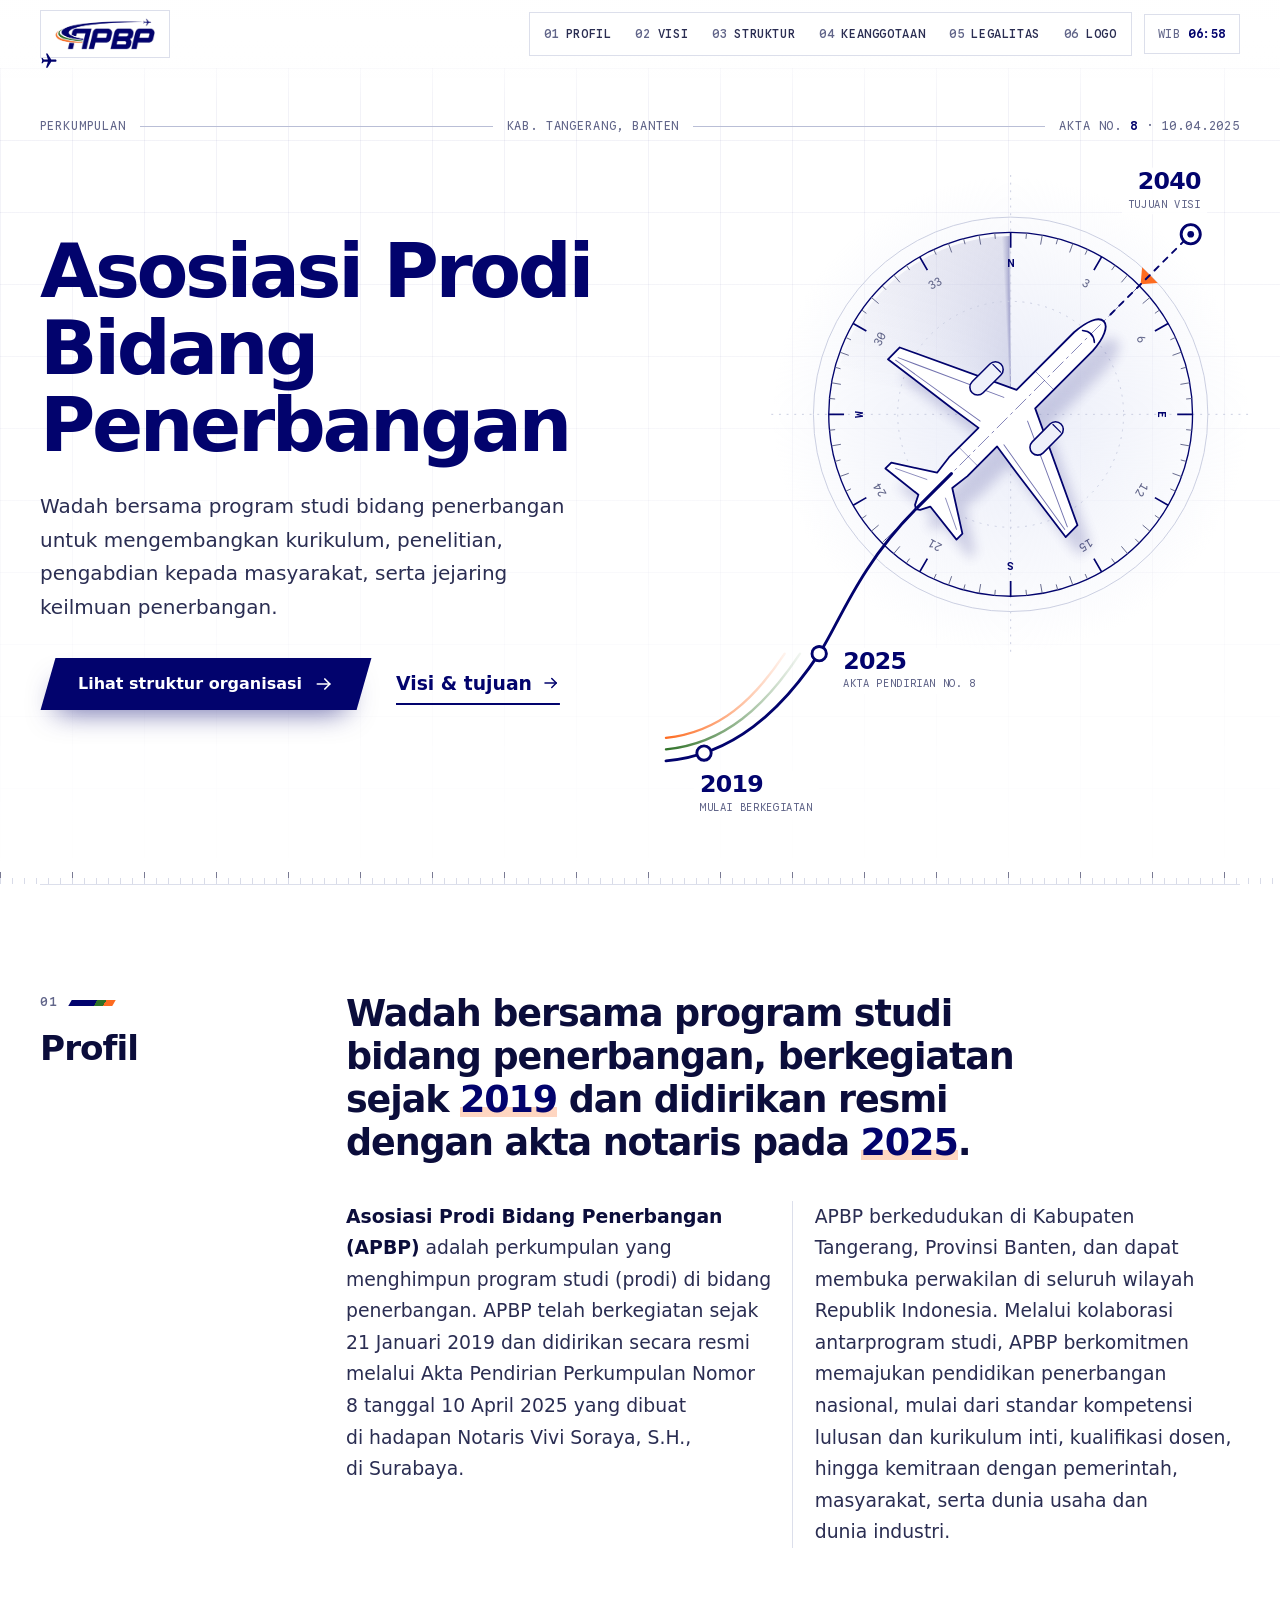
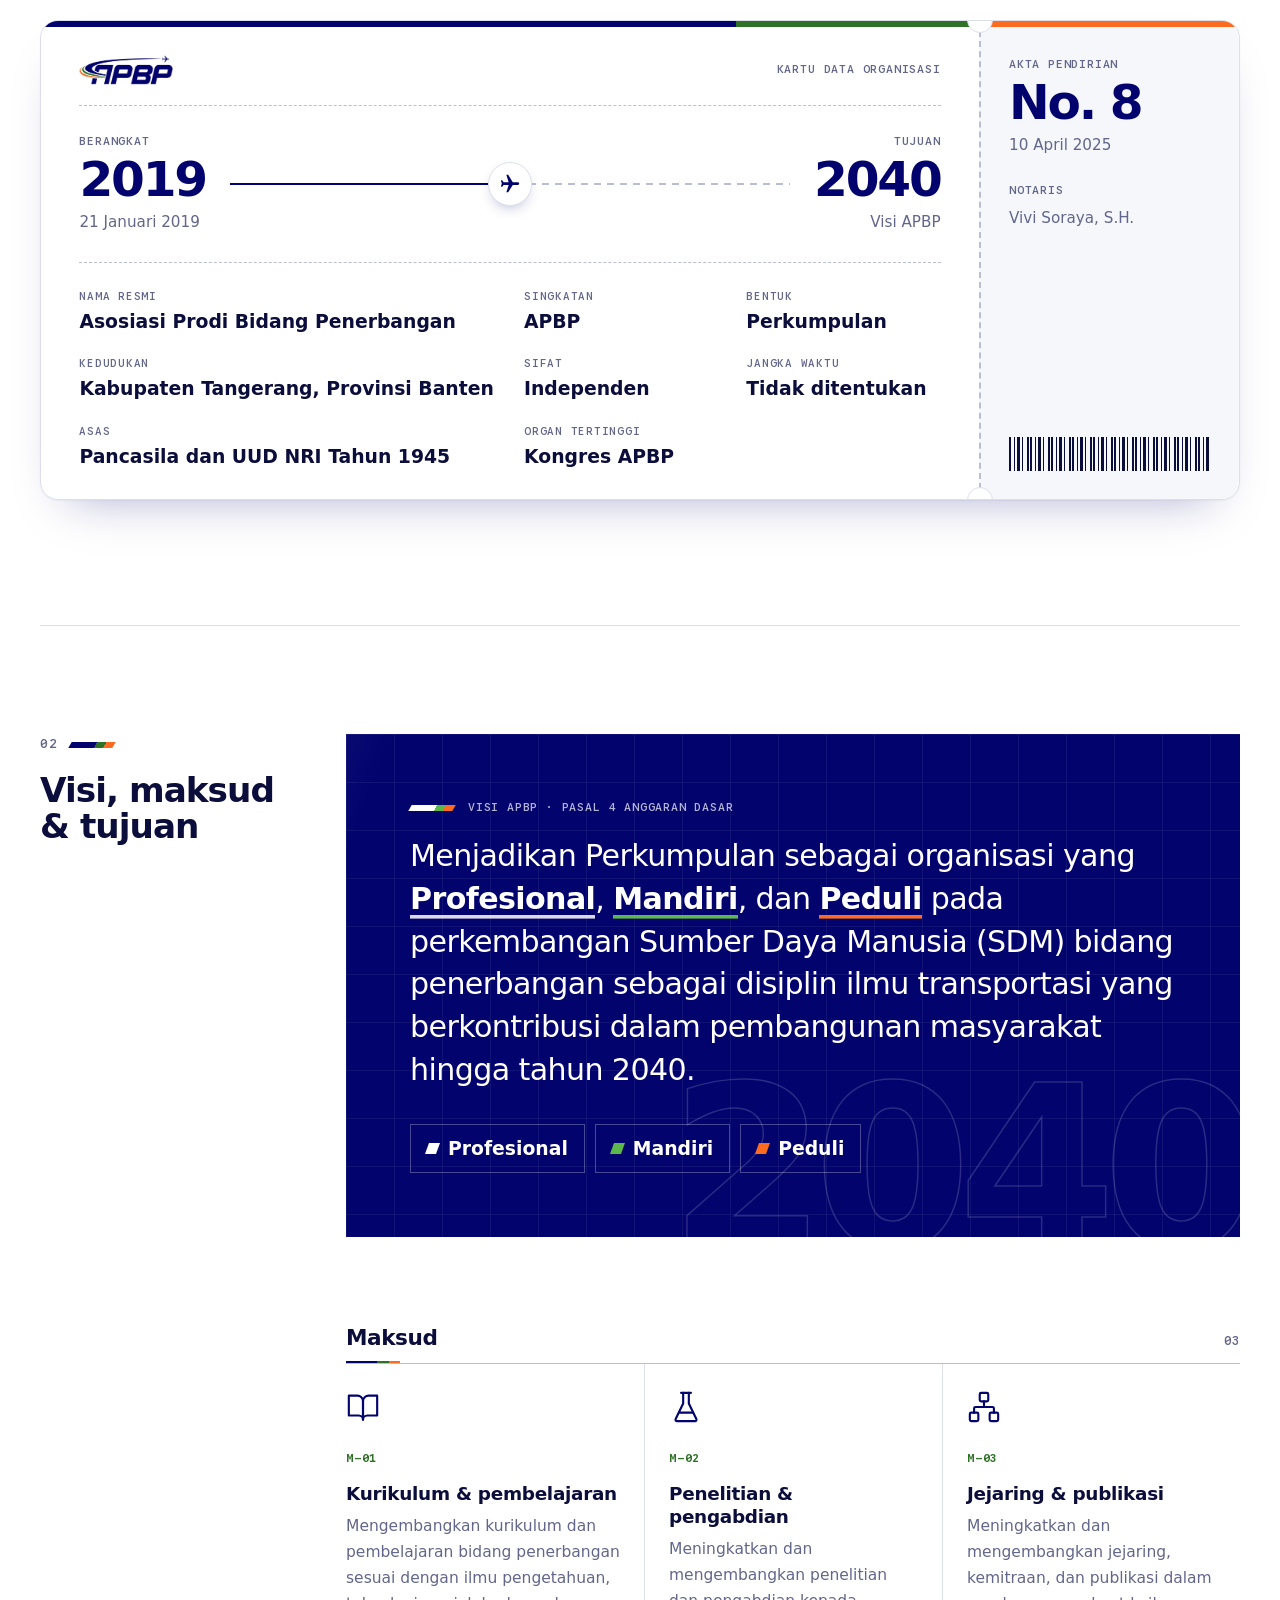
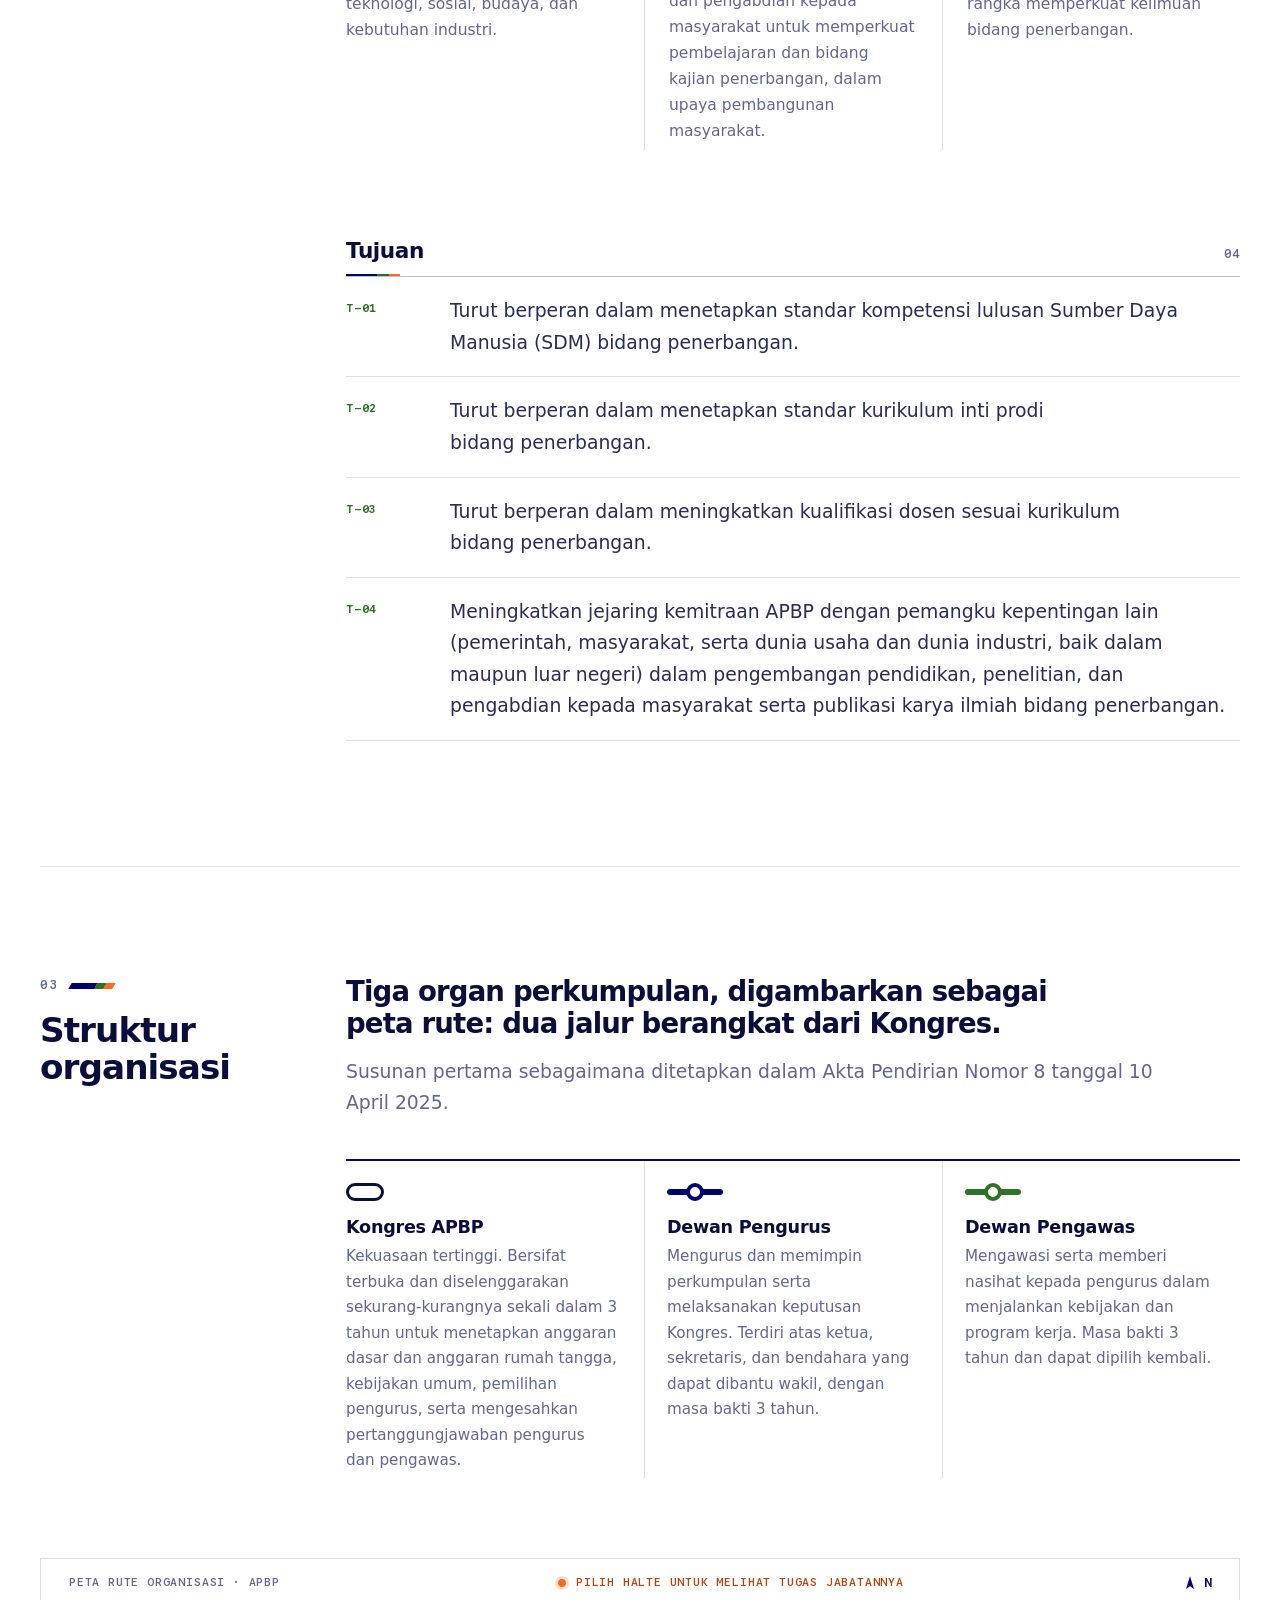
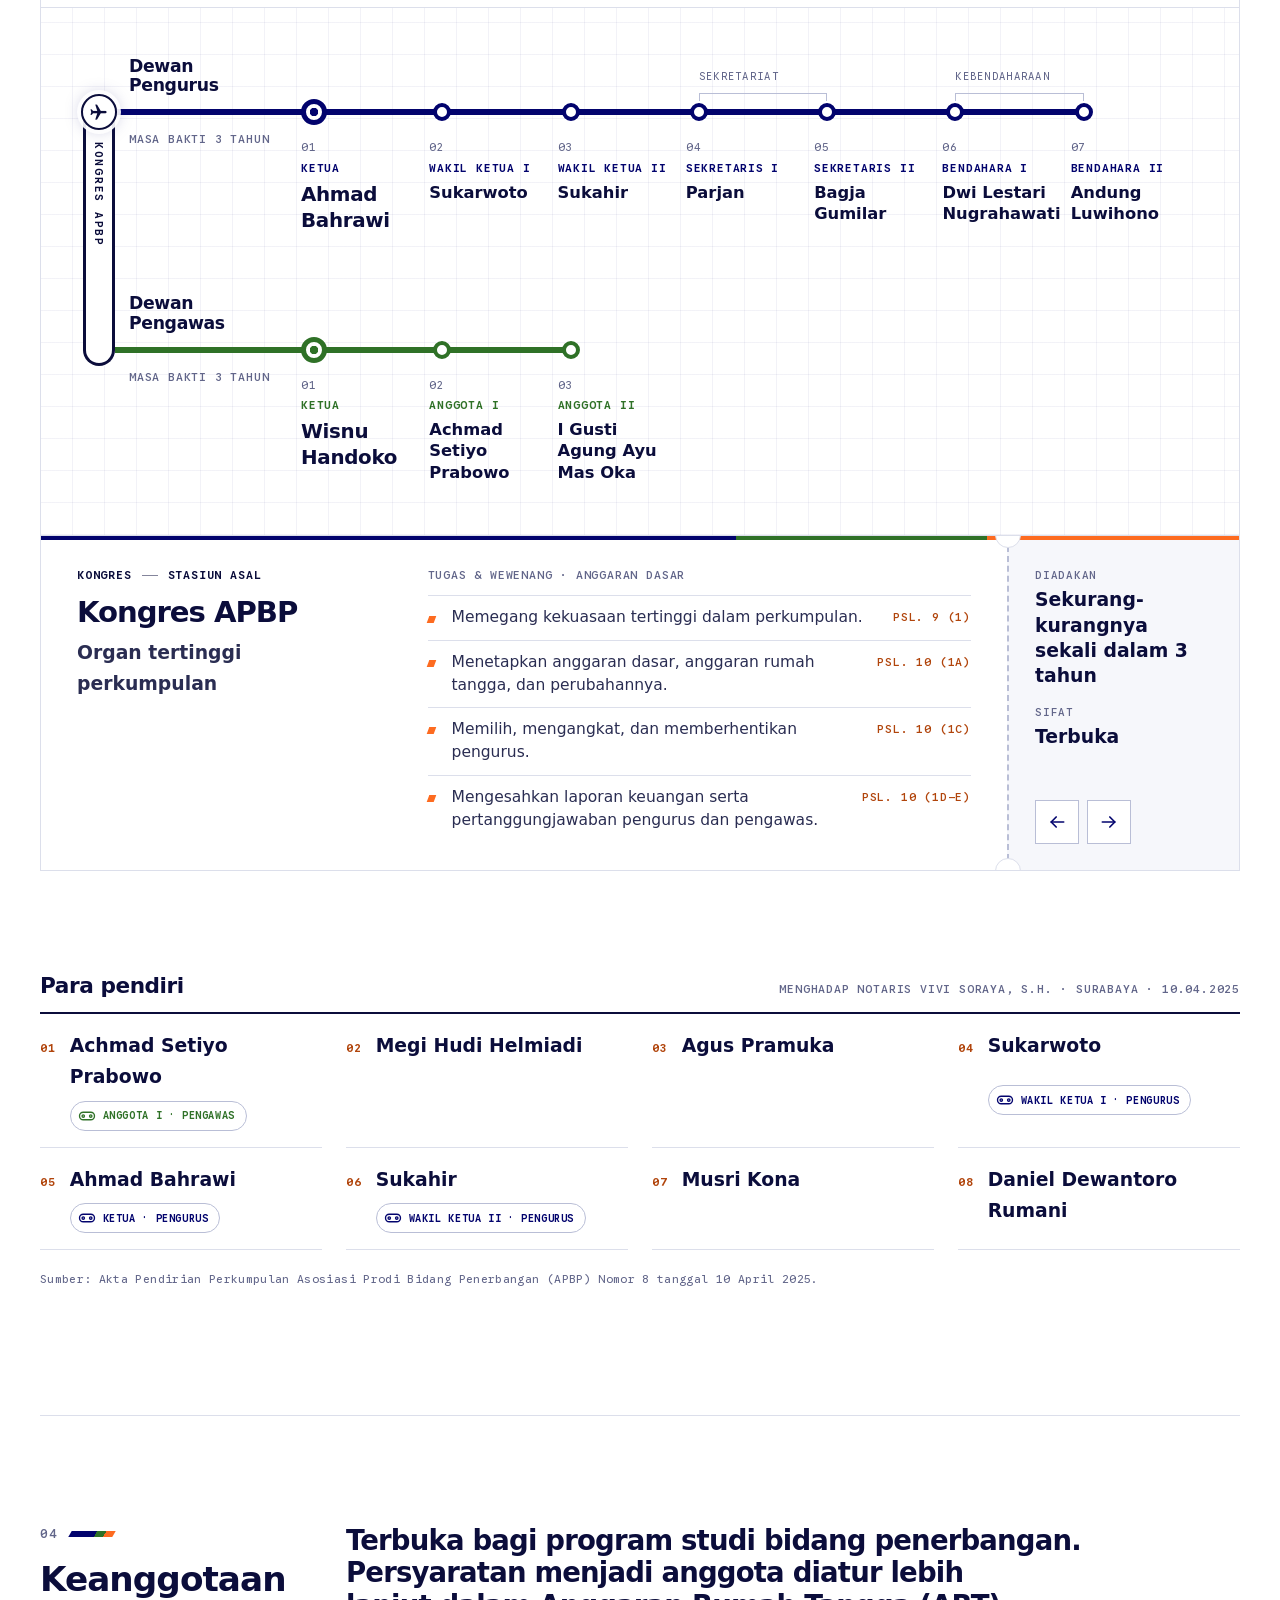
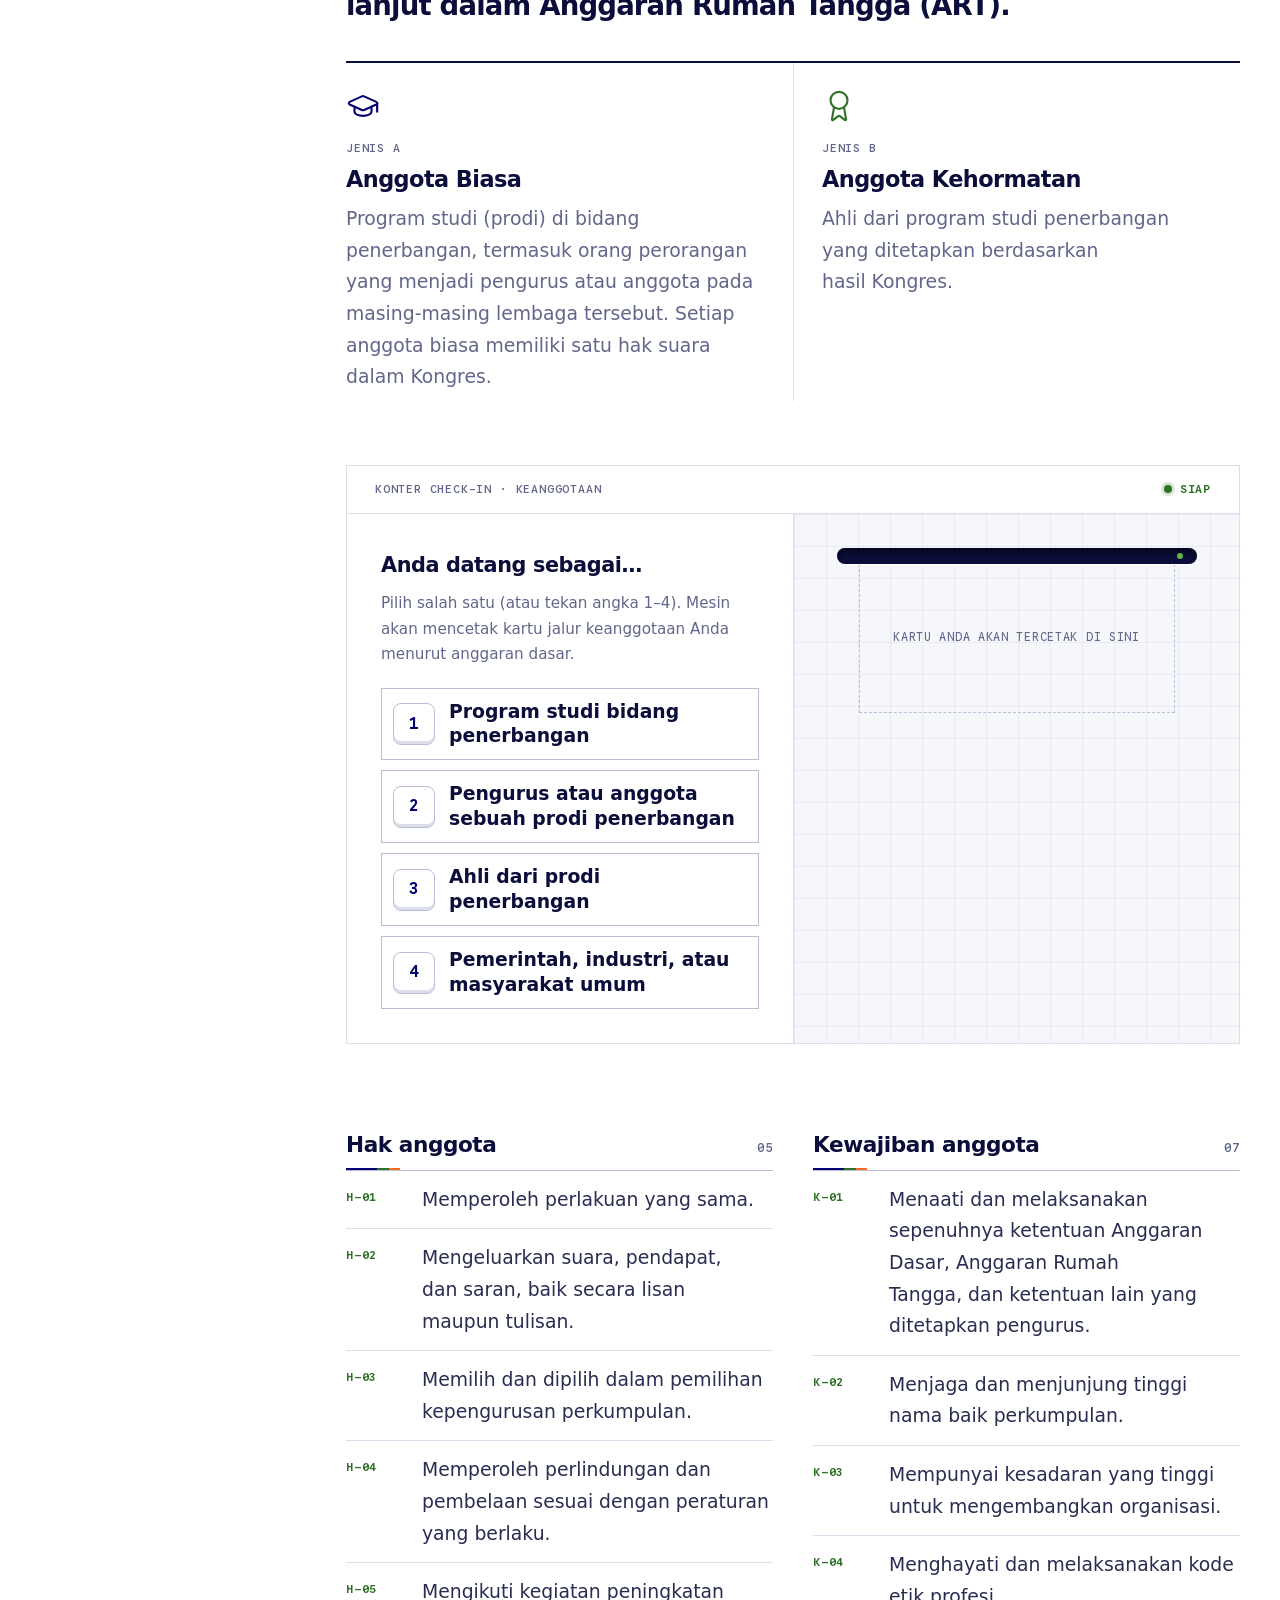
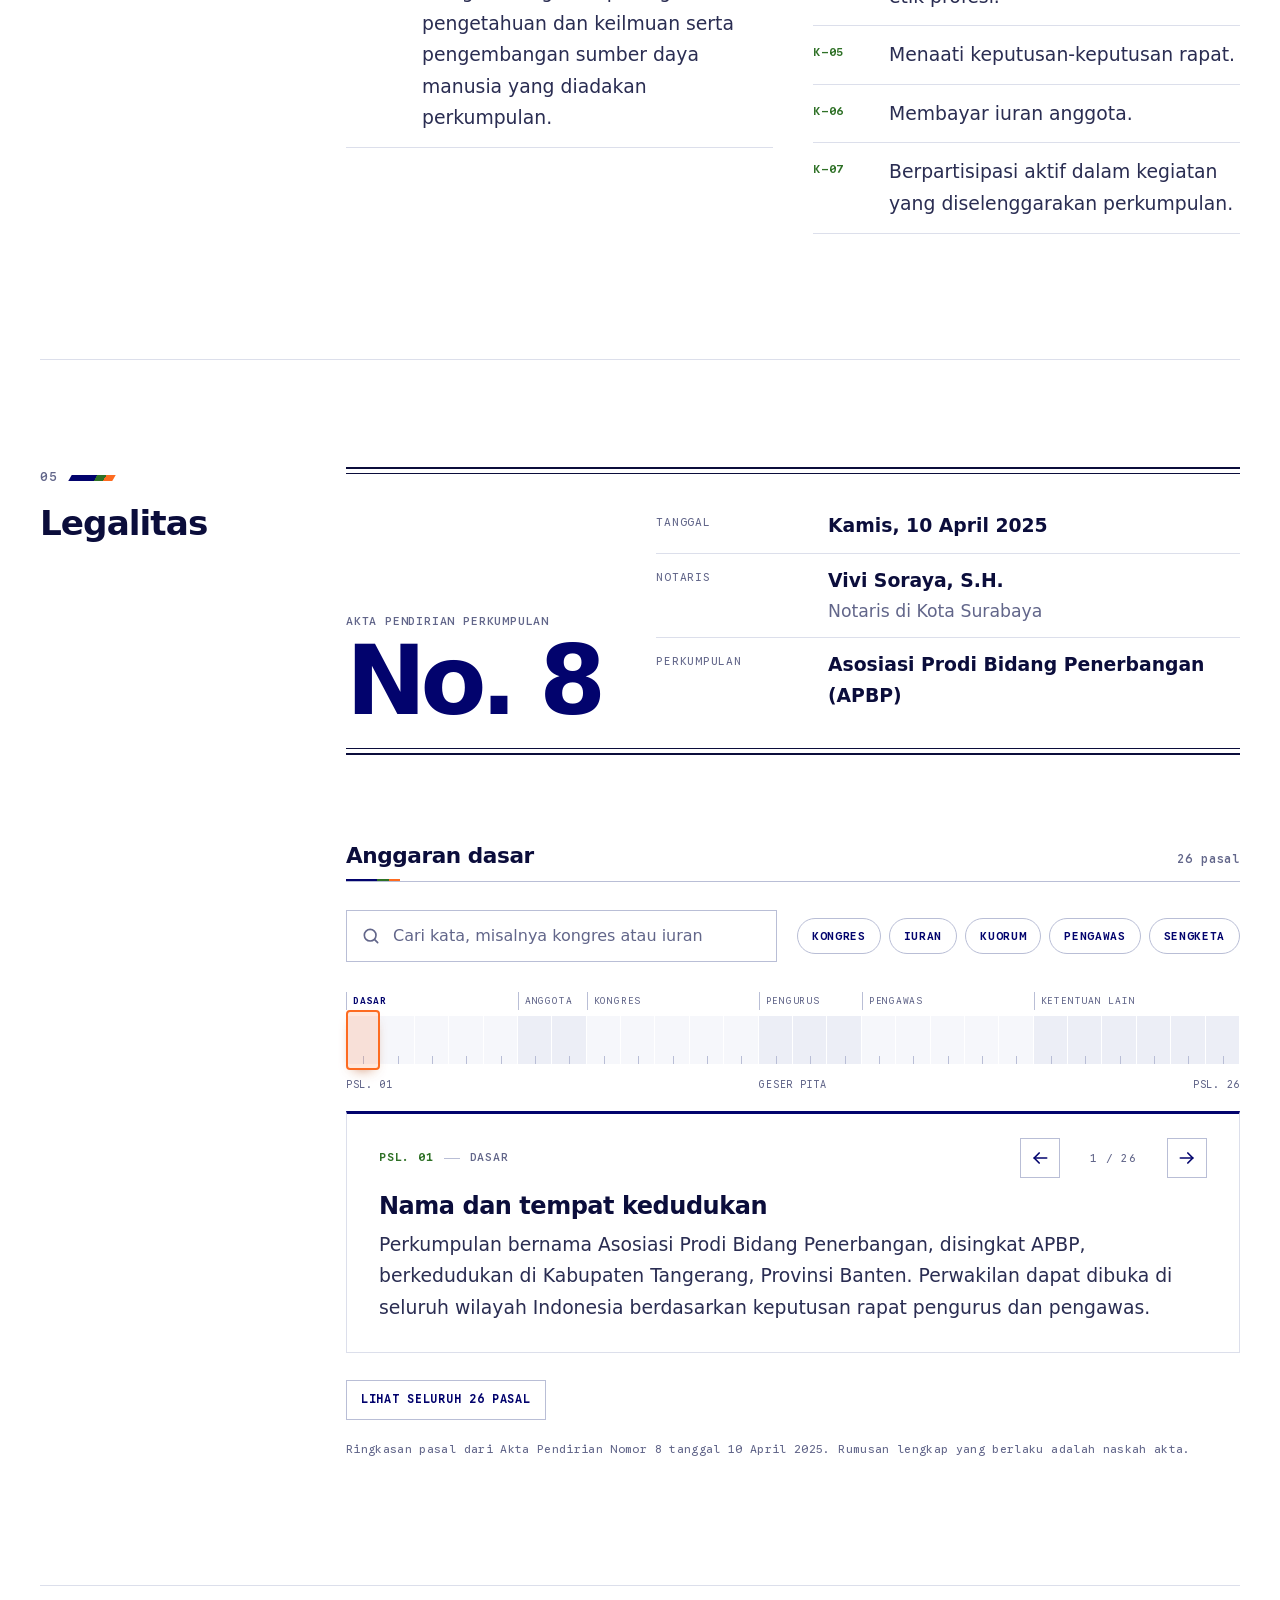
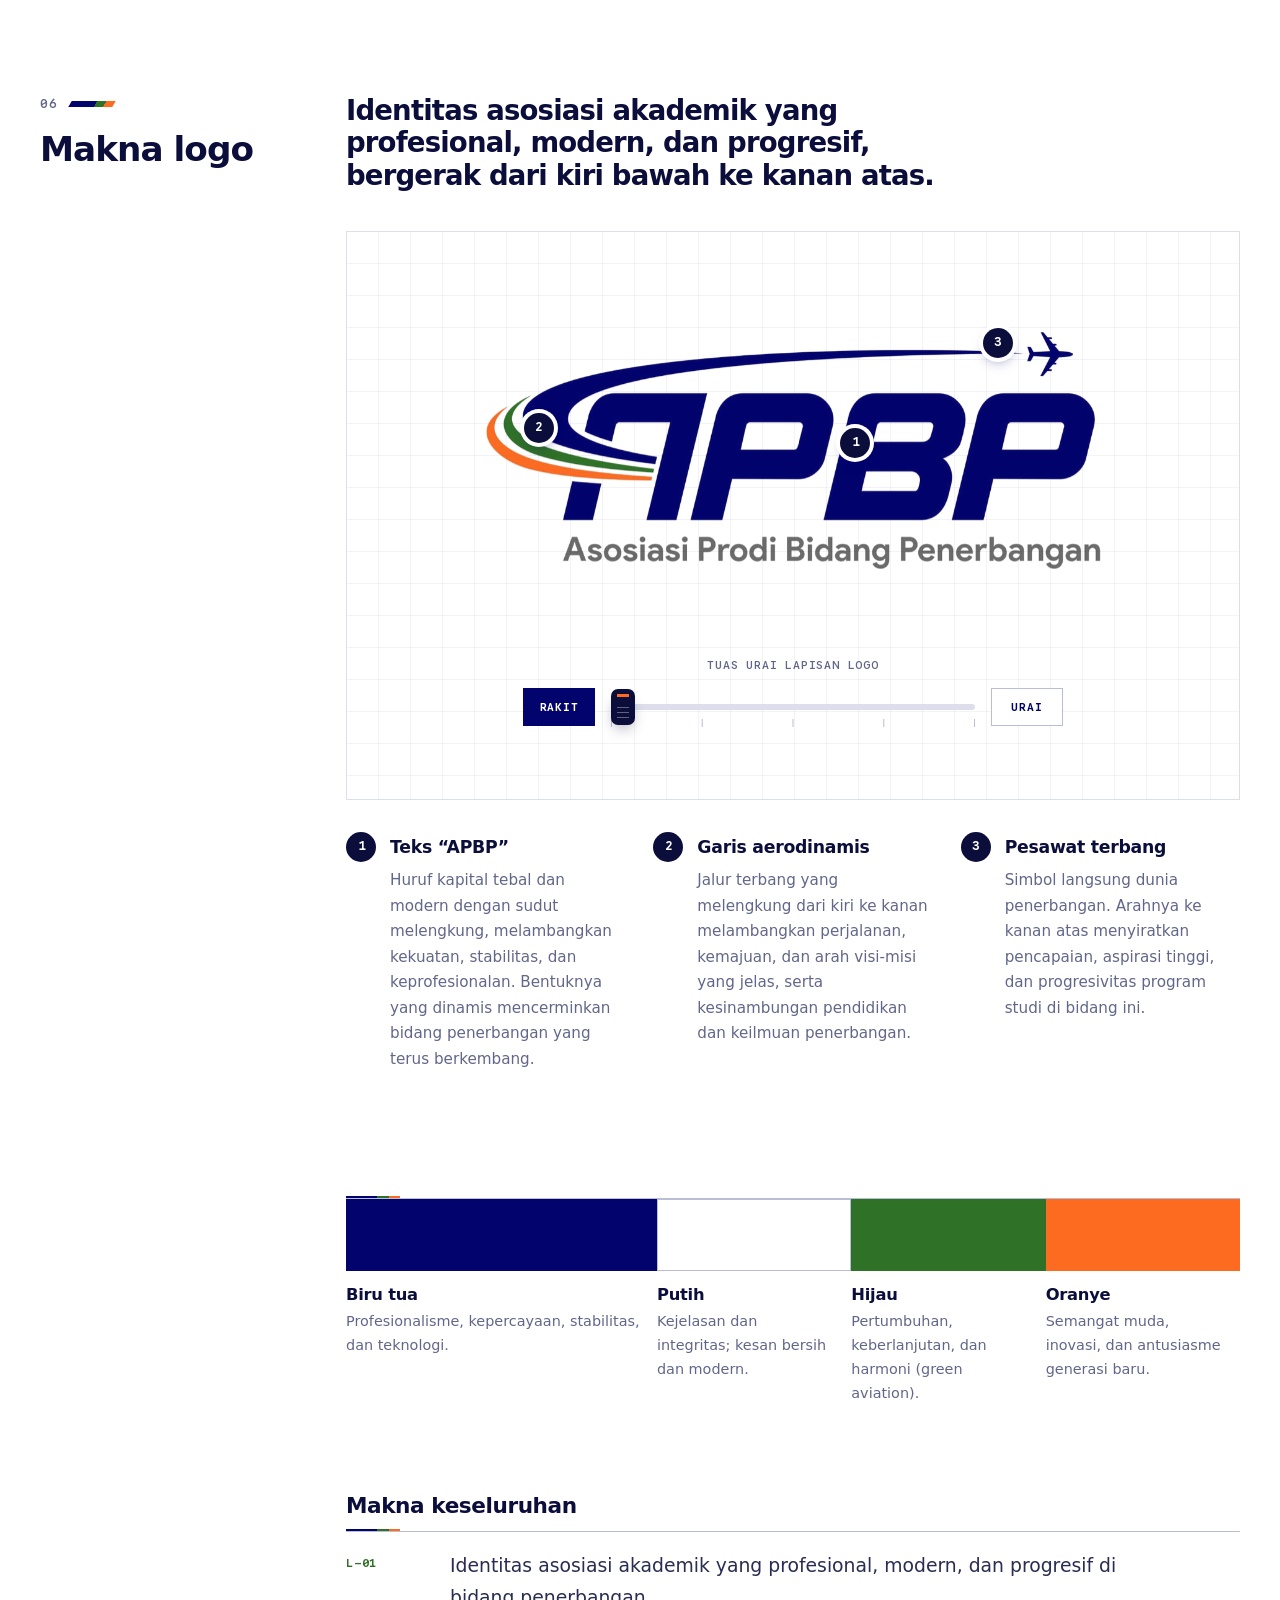
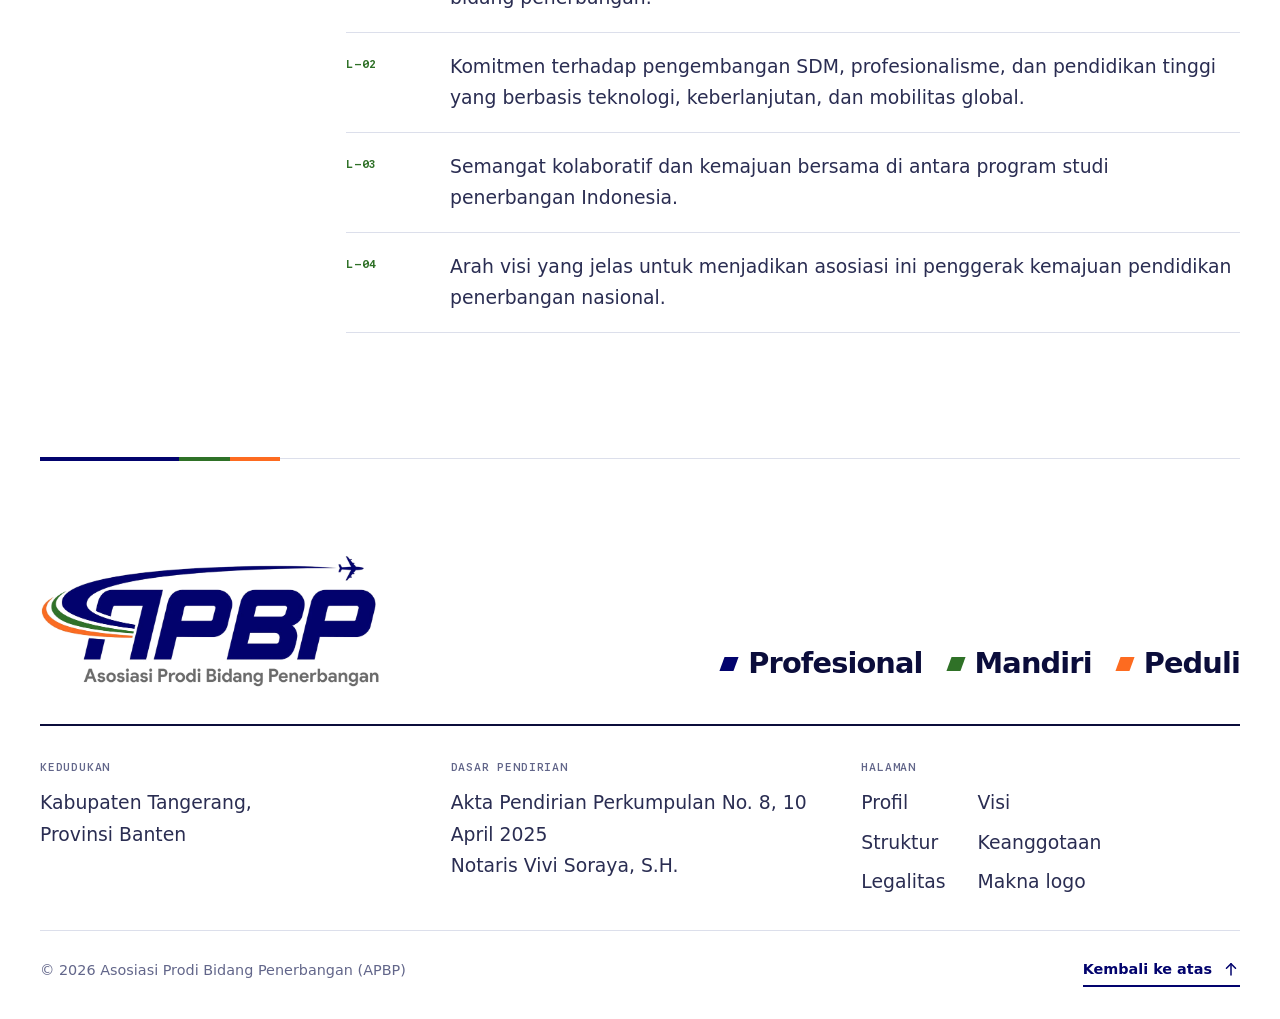
<file: index.html>
<!doctype html>
<html lang="id">
<head>
  <meta charset="utf-8">
  <meta name="viewport" content="width=device-width, initial-scale=1">
  <title>APBP — Asosiasi Prodi Bidang Penerbangan</title>
  <meta name="description" content="Profil, visi, struktur organisasi, keanggotaan, dan legalitas Asosiasi Prodi Bidang Penerbangan (APBP) sesuai Akta Pendirian Nomor 8 tanggal 10 April 2025.">
  <meta name="author" content="Diandra">
  <meta name="theme-color" content="#ffffff">
  <meta name="color-scheme" content="light">
  <link rel="canonical" href="https://apbp.my.id/">

  <link rel="icon" href="favicon.ico" sizes="48x48">
  <link rel="icon" type="image/png" sizes="32x32" href="assets/img/favicon-32.png">
  <link rel="icon" type="image/png" sizes="192x192" href="assets/img/icon-192.png">
  <link rel="apple-touch-icon" href="assets/img/apple-touch-icon.png">
  <link rel="manifest" href="site.webmanifest">

  <meta property="og:type" content="website">
  <meta property="og:url" content="https://apbp.my.id/">
  <meta property="og:locale" content="id_ID">
  <meta property="og:site_name" content="APBP">
  <meta property="og:title" content="APBP — Asosiasi Prodi Bidang Penerbangan">
  <meta property="og:description" content="Profil, visi, struktur organisasi, dan legalitas Asosiasi Prodi Bidang Penerbangan (APBP).">
  <meta property="og:image" content="https://apbp.my.id/assets/img/og-image.png">
  <meta property="og:image:width" content="1200">
  <meta property="og:image:height" content="630">
  <meta property="og:image:alt" content="Logo APBP, Asosiasi Prodi Bidang Penerbangan">
  <meta name="twitter:card" content="summary_large_image">

  <!-- dunia 3D hanya untuk perangkat yang mampu (lihat assets/js/world3d.js) -->
  <script>
    (function () {
      try {
        var reduce = window.matchMedia("(prefers-reduced-motion: reduce)").matches;
        var saveData = navigator.connection && navigator.connection.saveData;
        var weak = (navigator.hardwareConcurrency || 4) <= 2 || (navigator.deviceMemory || 4) <= 2;
        if (!reduce && !saveData && !weak && "WebGL2RenderingContext" in window) {
          document.documentElement.classList.add("world-3d");
        }
      } catch (e) {}
    })();
  </script>

  <link rel="preconnect" href="https://cdn.jsdelivr.net" crossorigin>
  <link rel="preconnect" href="https://fonts.googleapis.com">
  <link rel="preconnect" href="https://fonts.gstatic.com" crossorigin>
  <link rel="stylesheet" href="https://fonts.googleapis.com/css2?family=Google+Sans:wght@400..700&family=Google+Sans+Code:wght@400..600&display=swap">
  <link rel="stylesheet" href="assets/css/style.css">

  <script type="application/ld+json">
  {
    "@context": "https://schema.org",
    "@type": "Organization",
    "name": "Asosiasi Prodi Bidang Penerbangan",
    "alternateName": "APBP",
    "url": "https://apbp.my.id/",
    "logo": "https://apbp.my.id/assets/img/logo-apbp.png",
    "foundingDate": "2025-04-10",
    "address": {
      "@type": "PostalAddress",
      "addressLocality": "Kabupaten Tangerang",
      "addressRegion": "Banten",
      "addressCountry": "ID"
    }
  }
  </script>
</head>
<body>
  <svg class="sprite" aria-hidden="true" focusable="false">
    <symbol id="i-arrow" viewBox="0 0 24 24"><path d="M4 12h15"/><path d="m13 6 6 6-6 6"/></symbol>
    <symbol id="i-up" viewBox="0 0 24 24"><path d="M12 20V5"/><path d="m6 11 6-6 6 6"/></symbol>
    <symbol id="i-menu" viewBox="0 0 24 24"><path d="M3 7h18"/><path d="M3 12h18"/><path d="M3 17h12"/></symbol>
    <symbol id="i-close" viewBox="0 0 24 24"><path d="M6 6l12 12"/><path d="M18 6 6 18"/></symbol>
    <symbol id="i-plane" viewBox="0 0 24 24"><path d="M21 16v-2l-8-5V3.5c0-.83-.67-1.5-1.5-1.5S10 2.67 10 3.5V9l-8 5v2l8-2.5V19l-2 1.5V22l3.5-1 3.5 1v-1.5L13 19v-5.5l8 2.5z"/></symbol>
    <symbol id="i-book" viewBox="0 0 24 24"><path d="M2 4h6a4 4 0 0 1 4 4v13a3 3 0 0 0-3-3H2z"/><path d="M22 4h-6a4 4 0 0 0-4 4v13a3 3 0 0 1 3-3h7z"/></symbol>
    <symbol id="i-flask" viewBox="0 0 24 24"><path d="M10 2v7.5L4.7 20.5a1 1 0 0 0 .9 1.5h12.8a1 1 0 0 0 .9-1.5L14 9.5V2"/><path d="M8.5 2h7"/><path d="M7 16h10"/></symbol>
    <symbol id="i-network" viewBox="0 0 24 24"><rect x="16" y="16" width="6" height="6" rx="1"/><rect x="2" y="16" width="6" height="6" rx="1"/><rect x="9" y="2" width="6" height="6" rx="1"/><path d="M5 16v-3a1 1 0 0 1 1-1h12a1 1 0 0 1 1 1v3"/><path d="M12 12V8"/></symbol>
    <symbol id="i-graduation" viewBox="0 0 24 24"><path d="M21.4 10.9a1 1 0 0 0 0-1.8l-8.6-3.9a2 2 0 0 0-1.6 0L2.6 9.1a1 1 0 0 0 0 1.8l8.6 3.9a2 2 0 0 0 1.6 0z"/><path d="M22 10v6"/><path d="M6 12.5V16a6 3 0 0 0 12 0v-3.5"/></symbol>
    <symbol id="i-award" viewBox="0 0 24 24"><path d="m15.5 12.9 1.5 8.5a.5.5 0 0 1-.8.5l-3.6-2.7a1 1 0 0 0-1.2 0l-3.6 2.7a.5.5 0 0 1-.8-.5l1.5-8.5"/><circle cx="12" cy="8" r="6"/></symbol>
    <symbol id="i-north" viewBox="0 0 24 24"><path d="M12 2 18 21 12 17 6 21z"/></symbol>
    <symbol id="i-search" viewBox="0 0 24 24"><circle cx="11" cy="11" r="7"/><path d="m20 20-3.6-3.6"/></symbol>
    <symbol id="i-transfer" viewBox="0 0 24 24"><rect x="2" y="7" width="20" height="10" rx="5"/><circle cx="7" cy="12" r="1.6"/><circle cx="17" cy="12" r="1.6"/></symbol>
  </svg>

  <a class="skip-link" href="#konten">Langsung ke konten</a>

  <header class="site-header">
    <div class="container header-inner">
      <a class="brand" href="#top" aria-label="APBP, kembali ke atas">
        <img src="assets/img/logo-apbp-mark.webp" alt="" width="480" height="154">
      </a>

      <nav class="site-nav" id="nav-utama" aria-label="Navigasi utama">
        <a href="#profil"><span class="n">01</span>Profil</a>
        <a href="#visi"><span class="n">02</span>Visi</a>
        <a href="#struktur"><span class="n">03</span>Struktur</a>
        <a href="#keanggotaan"><span class="n">04</span>Keanggotaan</a>
        <a href="#legalitas"><span class="n">05</span>Legalitas</a>
        <a href="#logo"><span class="n">06</span>Logo</a>
      </nav>

      <p class="clock" aria-hidden="true">WIB <span data-clock>--:--</span></p>

      <button class="nav-toggle" type="button" aria-expanded="false" aria-controls="nav-utama">
        <svg class="icon icon-open" aria-hidden="true"><use href="#i-menu"/></svg>
        <svg class="icon icon-close" aria-hidden="true"><use href="#i-close"/></svg>
        <span class="visually-hidden">Menu</span>
      </button>
    </div>
    <div class="progress" aria-hidden="true">
      <span class="progress-bar"></span>
      <svg class="progress-plane"><use href="#i-plane"/></svg>
    </div>
  </header>

  <main id="konten">
    <!-- ================= HERO ================= -->
    <section class="hero" aria-labelledby="judul-utama">
      <div class="container">
        <p class="hero-meta">
          <span>Perkumpulan</span><i class="sep" aria-hidden="true"></i>
          <span>Kab. Tangerang, Banten</span><i class="sep" aria-hidden="true"></i>
          <span>Akta No. <strong>8</strong> · 10.04.2025</span>
        </p>

        <div class="hero-grid">
          <div class="hero-copy">
            <h1 class="hero-title" id="judul-utama">Asosiasi Prodi <span>Bidang Penerbangan</span></h1>
            <p class="hero-lead">Wadah bersama program studi bidang penerbangan untuk mengembangkan kurikulum, penelitian, pengabdian kepada masyarakat, serta jejaring keilmuan penerbangan.</p>
            <div class="hero-links">
              <a class="btn-slant" href="#struktur">
                <span>Lihat struktur organisasi</span>
                <svg class="icon" aria-hidden="true"><use href="#i-arrow"/></svg>
              </a>
              <a class="link-arrow" href="#visi">
                Visi &amp; tujuan
                <svg class="icon" aria-hidden="true"><use href="#i-arrow"/></svg>
              </a>
            </div>
          </div>

          <div class="hero-art">
            <div class="radar" aria-hidden="true"></div>
            <svg class="hero-art-svg" viewBox="0 0 600 620" aria-hidden="true" focusable="false"><defs><linearGradient id="ha-fade-g" gradientUnits="userSpaceOnUse" x1="0" y1="0" x2="150" y2="0"><stop offset="0" stop-color="#2f7127"/><stop offset="1" stop-color="#2f7127" stop-opacity="0"/></linearGradient><linearGradient id="ha-fade-o" gradientUnits="userSpaceOnUse" x1="0" y1="0" x2="135" y2="0"><stop offset="0" stop-color="#fd6b20"/><stop offset="1" stop-color="#fd6b20" stop-opacity="0"/></linearGradient><filter id="ha-blur" x="-20%" y="-20%" width="140%" height="140%"><feGaussianBlur stdDeviation="5"/></filter></defs><g class="ha-back"><g class="ha-guides" stroke="#c9cde0" stroke-width="1" fill="none"><path d="M110 250H610M360 0V500" stroke-dasharray="2 6"/><circle cx="360" cy="250" r="118" stroke-dasharray="2 6"/><circle cx="360" cy="250" r="206"/></g><g class="ha-dial" style="transform-origin:360px 250px"><circle cx="360" cy="250" r="190" fill="none" stroke="#02036d" stroke-width="1.4"/><path d="M376.6 60.7L376.0 66.7M393.0 62.9L391.3 72.7M409.2 66.5L407.6 72.3M425.0 71.5L421.6 80.9M440.3 77.8L437.8 83.2M469.0 94.4L465.5 99.3M482.1 104.5L475.7 112.1M494.4 115.6L490.1 119.9M505.5 127.9L497.9 134.3M515.6 141.0L510.7 144.5M532.2 169.7L526.8 172.2M538.5 185.0L529.1 188.4M543.5 200.8L537.7 202.4M547.1 217.0L537.3 218.7M549.3 233.4L543.3 234.0M549.3 266.6L543.3 266.0M547.1 283.0L537.3 281.3M543.5 299.2L537.7 297.6M538.5 315.0L529.1 311.6M532.2 330.3L526.8 327.8M515.6 359.0L510.7 355.5M505.5 372.1L497.9 365.7M494.4 384.4L490.1 380.1M482.1 395.5L475.7 387.9M469.0 405.6L465.5 400.7M440.3 422.2L437.8 416.8M425.0 428.5L421.6 419.1M409.2 433.5L407.6 427.7M393.0 437.1L391.3 427.3M376.6 439.3L376.0 433.3M343.4 439.3L344.0 433.3M327.0 437.1L328.7 427.3M310.8 433.5L312.4 427.7M295.0 428.5L298.4 419.1M279.7 422.2L282.2 416.8M251.0 405.6L254.5 400.7M237.9 395.5L244.3 387.9M225.6 384.4L229.9 380.1M214.5 372.1L222.1 365.7M204.4 359.0L209.3 355.5M187.8 330.3L193.2 327.8M181.5 315.0L190.9 311.6M176.5 299.2L182.3 297.6M172.9 283.0L182.7 281.3M170.7 266.6L176.7 266.0M170.7 233.4L176.7 234.0M172.9 217.0L182.7 218.7M176.5 200.8L182.3 202.4M181.5 185.0L190.9 188.4M187.8 169.7L193.2 172.2M204.4 141.0L209.3 144.5M214.5 127.9L222.1 134.3M225.6 115.6L229.9 119.9M237.9 104.5L244.3 112.1M251.0 94.4L254.5 99.3M279.7 77.8L282.2 83.2M295.0 71.5L298.4 80.9M310.8 66.5L312.4 72.3M327.0 62.9L328.7 72.7M343.4 60.7L344.0 66.7" stroke="#62668a" stroke-width="1"/><path d="M360.0 60.0L360.0 76.0M455.0 85.5L447.0 99.3M524.5 155.0L510.7 163.0M550.0 250.0L534.0 250.0M524.5 345.0L510.7 337.0M455.0 414.5L447.0 400.7M360.0 440.0L360.0 424.0M265.0 414.5L273.0 400.7M195.5 345.0L209.3 337.0M170.0 250.0L186.0 250.0M195.5 155.0L209.3 163.0M265.0 85.5L273.0 99.3" stroke="#02036d" stroke-width="1.8"/><text x="360.0" y="92.0" fill="#02036d" font-weight="600" transform="rotate(0 360.0 92.0)">N</text><text x="439.0" y="113.2" fill="#62668a" font-weight="400" transform="rotate(30 439.0 113.2)">3</text><text x="496.8" y="171.0" fill="#62668a" font-weight="400" transform="rotate(60 496.8 171.0)">6</text><text x="518.0" y="250.0" fill="#02036d" font-weight="600" transform="rotate(90 518.0 250.0)">E</text><text x="496.8" y="329.0" fill="#62668a" font-weight="400" transform="rotate(120 496.8 329.0)">12</text><text x="439.0" y="386.8" fill="#62668a" font-weight="400" transform="rotate(150 439.0 386.8)">15</text><text x="360.0" y="408.0" fill="#02036d" font-weight="600" transform="rotate(180 360.0 408.0)">S</text><text x="281.0" y="386.8" fill="#62668a" font-weight="400" transform="rotate(210 281.0 386.8)">21</text><text x="223.2" y="329.0" fill="#62668a" font-weight="400" transform="rotate(240 223.2 329.0)">24</text><text x="202.0" y="250.0" fill="#02036d" font-weight="600" transform="rotate(270 202.0 250.0)">W</text><text x="223.2" y="171.0" fill="#62668a" font-weight="400" transform="rotate(300 223.2 171.0)">30</text><text x="281.0" y="113.2" fill="#62668a" font-weight="400" transform="rotate(330 281.0 113.2)">33</text></g><path class="ha-bug" d="M495.8 114.2L497.3 96.4L513.6 112.7Z" fill="#fd6b20"/></g><g class="ha-flown" fill="none" stroke-linecap="round"><path d="M0 600C62 594 104 554 140 500" stroke="url(#ha-fade-g)" stroke-width="2.5"/><path d="M0 588C56 582 92 548 124 500" stroke="url(#ha-fade-o)" stroke-width="2.5"/><path class="ha-route" pathLength="1" d="M0 612C70 606 120 560 160 500C180 470 201 409 261.0 349.0" stroke="#02036d" stroke-width="3"/></g><path class="ha-planned" d="M464.3 145.7L548.1 61.9" fill="none" stroke="#02036d" stroke-width="2" stroke-dasharray="6 7" stroke-linecap="round"/><circle class="ha-ping ha-ping--dest" cx="548.1" cy="61.9" r="10" fill="none" stroke="#fd6b20" stroke-width="2"/><circle cx="548.1" cy="61.9" r="10" fill="#fff" stroke="#02036d" stroke-width="3"/><circle cx="548.1" cy="61.9" r="3.5" fill="#02036d"/><circle class="ha-ping ha-ping--1" cx="39.7" cy="603.8" r="7.5" fill="none" stroke="#02036d" stroke-width="2"/><circle class="ha-wp" cx="39.7" cy="603.8" r="7.5" fill="#fff" stroke="#02036d" stroke-width="3"/><circle class="ha-ping ha-ping--2" cx="160.0" cy="500.0" r="7.5" fill="none" stroke="#02036d" stroke-width="2"/><circle class="ha-wp" cx="160.0" cy="500.0" r="7.5" fill="#fff" stroke="#02036d" stroke-width="3"/><g class="ha-shadow" transform="translate(374 270) rotate(45) scale(1.25)" filter="url(#ha-blur)" opacity=".16"><path d="M0 -110C6 -110 10 -100 11 -86L11 -18L105 26L105 40L38 31L11 27L11 62L9 78L42 99L42 106L7 102L3 110L0 112L-3 110L-7 102L-42 106L-42 99L-9 78L-11 62L-11 27L-38 31L-105 40L-105 26L-11 -18L-11 -86C-10 -100 -6 -110 0 -110Z" fill="#02036d"/></g><g class="ha-float"><g class="ha-plane" transform="translate(360 250) rotate(45) scale(1.25)" stroke="#02036d" stroke-linejoin="round" stroke-linecap="round"><path d="M0 -110C6 -110 10 -100 11 -86L11 -18L105 26L105 40L38 31L11 27L11 62L9 78L42 99L42 106L7 102L3 110L0 112L-3 110L-7 102L-42 106L-42 99L-9 78L-11 62L-11 27L-38 31L-105 40L-105 26L-11 -18L-11 -86C-10 -100 -6 -110 0 -110Z" fill="#fff" stroke-width="1.5"/><path d="M0 -150V150" stroke-width=".7" stroke-dasharray="12 4 2 4" fill="none" opacity=".55"/><path d="M14 -6L100 33M14 22L38 26L100 36M-14 -6L-100 33M-14 22L-38 26L-100 36" stroke-width=".8" fill="none" opacity=".55"/><path d="M11 -40H-11M11 50H-11" stroke-width=".7" fill="none" opacity=".45"/><path d="M-7 -92Q0 -98 7 -92" stroke-width="1.3" fill="none"/><path d="M0 70V110" stroke-width="2.6" fill="none"/><path d="M11 88L36 100M-11 88L-36 100" stroke-width=".7" fill="none" opacity=".5"/><rect x="29" y="-24" width="13" height="34" rx="6.5" fill="#eef0fa" stroke-width="1.3"/><rect x="-42" y="-24" width="13" height="34" rx="6.5" fill="#eef0fa" stroke-width="1.3"/><path d="M31 -19H40M-40 -19H-31" stroke-width="1" fill="none"/></g></g></svg>
            <ol class="waypoints" aria-label="Perjalanan APBP">
              <li class="wp wp--below" style="--x: 6.61%; --y: 97.39%">
                <span class="wp-year">2019</span>
                <span class="wp-text">Mulai berkegiatan</span>
              </li>
              <li class="wp wp--right" style="--x: 26.67%; --y: 80.65%">
                <span class="wp-year">2025</span>
                <span class="wp-text">Akta pendirian No. 8</span>
              </li>
              <li class="wp wp--above" style="--x: 91.35%; --y: 9.99%">
                <span class="wp-year">2040</span>
                <span class="wp-text">Tujuan visi</span>
              </li>
            </ol>
          </div>
        </div>
      </div>
    </section>

    <!-- ================= 01 PROFIL ================= -->
    <section class="sec" id="profil" data-stop="01" data-title="Profil" aria-labelledby="judul-profil">
      <div class="container sec-grid">
        <header class="rail">
          <p class="rail-no">01</p>
          <h2 class="rail-title" id="judul-profil">Profil</h2>
        </header>

        <div class="sec-body">
          <p class="statement">Wadah bersama program studi bidang penerbangan, berkegiatan sejak <em>2019</em> dan didirikan resmi dengan akta notaris pada <em>2025</em>.</p>

          <div class="prose-cols">
            <p><strong>Asosiasi Prodi Bidang Penerbangan (APBP)</strong> adalah perkumpulan yang menghimpun program studi (prodi) di bidang penerbangan. APBP telah berkegiatan sejak 21 Januari 2019 dan didirikan secara resmi melalui Akta Pendirian Perkumpulan Nomor 8 tanggal 10 April 2025 yang dibuat di hadapan Notaris Vivi Soraya, S.H., di Surabaya.</p>
            <p>APBP berkedudukan di Kabupaten Tangerang, Provinsi Banten, dan dapat membuka perwakilan di seluruh wilayah Republik Indonesia. Melalui kolaborasi antarprogram studi, APBP berkomitmen memajukan pendidikan penerbangan nasional, mulai dari standar kompetensi lulusan dan kurikulum inti, kualifikasi dosen, hingga kemitraan dengan pemerintah, masyarakat, serta dunia usaha dan dunia industri.</p>
          </div>
        </div>
      </div>

      <!-- blok lebar penuh dipisah dari grid rel, supaya judul yang menempel tidak menumpuk -->
      <div class="container sec-wide">
        <article class="pass" aria-labelledby="judul-pass">
          <div class="pass-main">
            <header class="pass-top">
              <img class="pass-logo" src="assets/img/logo-apbp-mark.webp" alt="" width="480" height="154" loading="lazy">
              <h3 class="code" id="judul-pass">Kartu data organisasi</h3>
            </header>

            <div class="pass-route">
              <div>
                <p class="code">Berangkat</p>
                <p class="pass-big">2019</p>
                <p class="pass-sub">21 Januari 2019</p>
              </div>
              <div class="pass-line" aria-hidden="true">
                <span class="plane-track"><span class="plane"><svg><use href="#i-plane"/></svg></span></span>
              </div>
              <div class="pass-dest">
                <p class="code">Tujuan</p>
                <p class="pass-big">2040</p>
                <p class="pass-sub">Visi APBP</p>
              </div>
            </div>

            <dl class="pass-fields">
              <div class="wide"><dt>Nama resmi</dt><dd>Asosiasi Prodi Bidang Penerbangan</dd></div>
              <div><dt>Singkatan</dt><dd>APBP</dd></div>
              <div><dt>Bentuk</dt><dd>Perkumpulan</dd></div>
              <div class="wide"><dt>Kedudukan</dt><dd>Kabupaten Tangerang, Provinsi Banten</dd></div>
              <div><dt>Sifat</dt><dd>Independen</dd></div>
              <div><dt>Jangka waktu</dt><dd>Tidak ditentukan</dd></div>
              <div class="wide"><dt>Asas</dt><dd>Pancasila dan UUD NRI Tahun 1945</dd></div>
              <div class="wide"><dt>Organ tertinggi</dt><dd>Kongres APBP</dd></div>
            </dl>
          </div>

          <aside class="pass-stub">
            <p class="code">Akta pendirian</p>
            <p class="pass-big">No.&nbsp;<span data-bind="legalitas.nomorAkta">8</span></p>
            <p class="pass-sub">10 April 2025</p>
            <p class="code pass-gap">Notaris</p>
            <p class="pass-sub"><span data-bind="legalitas.notaris">Vivi Soraya, S.H.</span></p>
            <span class="barcode" aria-hidden="true"></span>
          </aside>
        </article>
      </div>
    </section>

    <!-- ================= 02 VISI ================= -->
    <section class="sec" id="visi" data-stop="02" data-title="Visi" aria-labelledby="judul-visi">
      <div class="container sec-grid">
        <header class="rail">
          <p class="rail-no">02</p>
          <h2 class="rail-title" id="judul-visi">Visi, maksud &amp; tujuan</h2>
        </header>

        <div class="sec-body">
          <figure class="visi">
            <p class="visi-year" aria-hidden="true">2040</p>
            <figcaption class="code visi-label">Visi APBP · Pasal 4 Anggaran Dasar</figcaption>
            <blockquote class="visi-text">
              <p>Menjadikan Perkumpulan sebagai organisasi yang <mark>Profesional</mark>, <mark>Mandiri</mark>, dan <mark>Peduli</mark> pada perkembangan Sumber Daya Manusia (SDM) bidang penerbangan sebagai disiplin ilmu transportasi yang berkontribusi dalam pembangunan masyarakat hingga tahun 2040.</p>
            </blockquote>
            <ul class="values" role="list">
              <li>Profesional</li>
              <li>Mandiri</li>
              <li>Peduli</li>
            </ul>
          </figure>

          <h3 class="block-title">Maksud <span class="count">03</span></h3>
          <ol class="maksud" role="list">
            <li>
              <svg class="icon m-icon" aria-hidden="true"><use href="#i-book"/></svg>
              <span class="code">M—01</span>
              <h4>Kurikulum &amp; pembelajaran</h4>
              <p>Mengembangkan kurikulum dan pembelajaran bidang penerbangan sesuai dengan ilmu pengetahuan, teknologi, sosial, budaya, dan kebutuhan industri.</p>
            </li>
            <li>
              <svg class="icon m-icon" aria-hidden="true"><use href="#i-flask"/></svg>
              <span class="code">M—02</span>
              <h4>Penelitian &amp; pengabdian</h4>
              <p>Meningkatkan dan mengembangkan penelitian dan pengabdian kepada masyarakat untuk memperkuat pembelajaran dan bidang kajian penerbangan, dalam upaya pembangunan masyarakat.</p>
            </li>
            <li>
              <svg class="icon m-icon" aria-hidden="true"><use href="#i-network"/></svg>
              <span class="code">M—03</span>
              <h4>Jejaring &amp; publikasi</h4>
              <p>Meningkatkan dan mengembangkan jejaring, kemitraan, dan publikasi dalam rangka memperkuat keilmuan bidang penerbangan.</p>
            </li>
          </ol>

          <h3 class="block-title">Tujuan <span class="count">04</span></h3>
          <ol class="rows" role="list">
            <li><span class="code">T—01</span><p>Turut berperan dalam menetapkan standar kompetensi lulusan Sumber Daya Manusia (SDM) bidang penerbangan.</p></li>
            <li><span class="code">T—02</span><p>Turut berperan dalam menetapkan standar kurikulum inti prodi bidang penerbangan.</p></li>
            <li><span class="code">T—03</span><p>Turut berperan dalam meningkatkan kualifikasi dosen sesuai kurikulum bidang penerbangan.</p></li>
            <li><span class="code">T—04</span><p>Meningkatkan jejaring kemitraan APBP dengan pemangku kepentingan lain (pemerintah, masyarakat, serta dunia usaha dan dunia industri, baik dalam maupun luar negeri) dalam pengembangan pendidikan, penelitian, dan pengabdian kepada masyarakat serta publikasi karya ilmiah bidang penerbangan.</p></li>
          </ol>
        </div>
      </div>
    </section>

    <!-- ================= 03 STRUKTUR ================= -->
    <section class="sec" id="struktur" data-stop="03" data-title="Struktur" aria-labelledby="judul-struktur">
      <div class="container sec-grid">
        <header class="rail">
          <p class="rail-no">03</p>
          <h2 class="rail-title" id="judul-struktur">Struktur organisasi</h2>
        </header>

        <div class="sec-body">
          <p class="statement statement--sm">Tiga organ perkumpulan, digambarkan sebagai peta rute: dua jalur berangkat dari Kongres.</p>
          <p class="note" data-bind="periode.keterangan">Susunan pertama sebagaimana ditetapkan dalam Akta Pendirian Nomor 8 tanggal 10 April 2025.</p>

          <ul class="legend" role="list">
            <li>
              <span class="key key--hub" aria-hidden="true"></span>
              <h3>Kongres APBP</h3>
              <p>Kekuasaan tertinggi. Bersifat terbuka dan diselenggarakan sekurang-kurangnya sekali dalam 3 tahun untuk menetapkan anggaran dasar dan anggaran rumah tangga, kebijakan umum, pemilihan pengurus, serta mengesahkan pertanggungjawaban pengurus dan pengawas.</p>
            </li>
            <li>
              <span class="key key--navy" aria-hidden="true"></span>
              <h3>Dewan Pengurus</h3>
              <p>Mengurus dan memimpin perkumpulan serta melaksanakan keputusan Kongres. Terdiri atas ketua, sekretaris, dan bendahara yang dapat dibantu wakil, dengan masa bakti 3 tahun.</p>
            </li>
            <li>
              <span class="key key--green" aria-hidden="true"></span>
              <h3>Dewan Pengawas</h3>
              <p>Mengawasi serta memberi nasihat kepada pengurus dalam menjalankan kebijakan dan program kerja. Masa bakti 3 tahun dan dapat dipilih kembali.</p>
            </li>
          </ul>
        </div>
      </div>

      <!-- blok lebar penuh dipisah dari grid rel, supaya judul yang menempel tidak menumpuk -->
      <div class="container sec-wide">
        <div class="chart">
          <div class="chart-bar">
            <p class="code">Peta rute organisasi · APBP</p>
            <p class="code chart-hint" hidden>Pilih halte untuk melihat tugas jabatannya</p>
            <p class="chart-north" aria-hidden="true"><svg><use href="#i-north"/></svg>N</p>
          </div>

          <div class="network" role="group" aria-label="Peta susunan pengurus dan pengawas">
            <div class="net-hub">
              <div class="net-hub-head">
                <p class="net-hub-name">Kongres <br>APBP</p>
                <p class="code">Organ tertinggi</p>
              </div>
            </div>

            <div class="net-line net-line--pengurus">
              <div class="net-head">
                <h3>Dewan Pengurus</h3>
                <p class="code" data-bind="periode.masaBakti">Masa bakti 3 tahun</p>
              </div>
              <ol class="stops" data-org="pengurus" role="list"></ol>
            </div>

            <div class="net-line net-line--pengawas">
              <div class="net-head">
                <h3>Dewan Pengawas</h3>
                <p class="code" data-bind="periode.masaBakti">Masa bakti 3 tahun</p>
              </div>
              <ol class="stops" data-org="pengawas" role="list"></ol>
            </div>
            <noscript><p class="note">Aktifkan JavaScript pada browser untuk menampilkan susunan pengurus.</p></noscript>
          </div>

          <!-- tiket jabatan: diisi main.js sesuai halte yang dipilih -->
          <div class="ticket" id="tiket-jabatan" hidden>
            <div class="ticket-main">
              <div class="ticket-id">
                <p class="code ticket-kicker"><span data-tk="line">Kongres</span><i class="ticket-sep" aria-hidden="true"></i><span data-tk="stop">Stasiun asal</span></p>
                <p class="ticket-name" data-tk="name">Kongres APBP</p>
                <p class="ticket-role" data-tk="role">Organ tertinggi</p>
              </div>
              <div class="ticket-duties">
                <p class="code">Tugas &amp; wewenang · anggaran dasar</p>
                <ul data-tk="duties" role="list"></ul>
              </div>
            </div>
            <div class="ticket-stub">
              <dl class="ticket-facts" data-tk="facts"></dl>
              <div class="ticket-nav">
                <button type="button" data-step="-1" aria-label="Halte sebelumnya"><svg class="icon" aria-hidden="true"><use href="#i-arrow"/></svg></button>
                <button type="button" data-step="1" aria-label="Halte berikutnya"><svg class="icon" aria-hidden="true"><use href="#i-arrow"/></svg></button>
              </div>
            </div>
          </div>
          <p class="visually-hidden" aria-live="polite" data-route-live></p>
        </div>

        <div class="manifest" id="pendiri">
          <div class="manifest-head">
            <h3>Para pendiri</h3>
            <p class="code">Menghadap Notaris Vivi Soraya, S.H. · Surabaya · 10.04.2025</p>
          </div>
          <ol class="manifest-list" data-list="pendiri" role="list"></ol>
          <noscript><p class="note">Aktifkan JavaScript pada browser untuk menampilkan daftar pendiri.</p></noscript>
          <p class="source">Sumber: Akta Pendirian Perkumpulan Asosiasi Prodi Bidang Penerbangan (APBP) Nomor 8 tanggal 10 April 2025.</p>
        </div>
      </div>
    </section>

    <!-- ================= 04 KEANGGOTAAN ================= -->
    <section class="sec" id="keanggotaan" data-stop="04" data-title="Keanggotaan" aria-labelledby="judul-anggota">
      <div class="container sec-grid">
        <header class="rail">
          <p class="rail-no">04</p>
          <h2 class="rail-title" id="judul-anggota">Keanggotaan</h2>
        </header>

        <div class="sec-body">
          <p class="statement statement--sm">Terbuka bagi program studi bidang penerbangan. Persyaratan menjadi anggota diatur lebih lanjut dalam Anggaran Rumah Tangga (ART).</p>

          <div class="split">
            <article>
              <svg class="icon m-icon" aria-hidden="true"><use href="#i-graduation"/></svg>
              <p class="code">Jenis A</p>
              <h3>Anggota Biasa</h3>
              <p>Program studi (prodi) di bidang penerbangan, termasuk orang perorangan yang menjadi pengurus atau anggota pada masing-masing lembaga tersebut. Setiap anggota biasa memiliki satu hak suara dalam Kongres.</p>
            </article>
            <article>
              <svg class="icon m-icon m-icon--green" aria-hidden="true"><use href="#i-award"/></svg>
              <p class="code">Jenis B</p>
              <h3>Anggota Kehormatan</h3>
              <p>Ahli dari program studi penerbangan yang ditetapkan berdasarkan hasil Kongres.</p>
            </article>
          </div>

          <!-- konter check-in: ditampilkan oleh main.js -->
          <div class="kiosk" hidden>
            <div class="kiosk-bar">
              <p class="code">Konter check-in · Keanggotaan</p>
              <p class="code kiosk-led" aria-hidden="true"><i></i><span data-led>Siap</span></p>
            </div>
            <div class="kiosk-body">
              <fieldset class="kiosk-form">
                <legend class="kiosk-q">Anda datang sebagai…</legend>
                <p class="kiosk-help">Pilih salah satu (atau tekan angka 1–4). Mesin akan mencetak kartu jalur keanggotaan Anda menurut anggaran dasar.</p>
                <label class="kiosk-opt">
                  <input type="radio" name="checkin" value="prodi">
                  <span class="kiosk-key" aria-hidden="true">1</span>
                  <span class="kiosk-text">Program studi bidang penerbangan</span>
                </label>
                <label class="kiosk-opt">
                  <input type="radio" name="checkin" value="perorangan">
                  <span class="kiosk-key" aria-hidden="true">2</span>
                  <span class="kiosk-text">Pengurus atau anggota sebuah prodi penerbangan</span>
                </label>
                <label class="kiosk-opt">
                  <input type="radio" name="checkin" value="ahli">
                  <span class="kiosk-key" aria-hidden="true">3</span>
                  <span class="kiosk-text">Ahli dari prodi penerbangan</span>
                </label>
                <label class="kiosk-opt">
                  <input type="radio" name="checkin" value="mitra">
                  <span class="kiosk-key" aria-hidden="true">4</span>
                  <span class="kiosk-text">Pemerintah, industri, atau masyarakat umum</span>
                </label>
              </fieldset>
              <div class="kiosk-printer">
                <div class="kiosk-slot" aria-hidden="true"></div>
                <div class="kiosk-tray">
                  <p class="kiosk-idle">Kartu Anda akan tercetak di sini</p>
                  <article class="kiosk-pass" hidden></article>
                </div>
              </div>
            </div>
            <p class="visually-hidden" aria-live="polite" data-kiosk-live></p>
          </div>

          <div class="duties">
            <div>
              <h3 class="block-title">Hak anggota <span class="count">05</span></h3>
              <ol class="rows rows--tight" role="list">
                <li><span class="code">H—01</span><p>Memperoleh perlakuan yang sama.</p></li>
                <li><span class="code">H—02</span><p>Mengeluarkan suara, pendapat, dan saran, baik secara lisan maupun tulisan.</p></li>
                <li><span class="code">H—03</span><p>Memilih dan dipilih dalam pemilihan kepengurusan perkumpulan.</p></li>
                <li><span class="code">H—04</span><p>Memperoleh perlindungan dan pembelaan sesuai dengan peraturan yang berlaku.</p></li>
                <li><span class="code">H—05</span><p>Mengikuti kegiatan peningkatan pengetahuan dan keilmuan serta pengembangan sumber daya manusia yang diadakan perkumpulan.</p></li>
              </ol>
            </div>
            <div>
              <h3 class="block-title">Kewajiban anggota <span class="count">07</span></h3>
              <ol class="rows rows--tight" role="list">
                <li><span class="code">K—01</span><p>Menaati dan melaksanakan sepenuhnya ketentuan Anggaran Dasar, Anggaran Rumah Tangga, dan ketentuan lain yang ditetapkan pengurus.</p></li>
                <li><span class="code">K—02</span><p>Menjaga dan menjunjung tinggi nama baik perkumpulan.</p></li>
                <li><span class="code">K—03</span><p>Mempunyai kesadaran yang tinggi untuk mengembangkan organisasi.</p></li>
                <li><span class="code">K—04</span><p>Menghayati dan melaksanakan kode etik profesi.</p></li>
                <li><span class="code">K—05</span><p>Menaati keputusan-keputusan rapat.</p></li>
                <li><span class="code">K—06</span><p>Membayar iuran anggota.</p></li>
                <li><span class="code">K—07</span><p>Berpartisipasi aktif dalam kegiatan yang diselenggarakan perkumpulan.</p></li>
              </ol>
            </div>
          </div>
        </div>
      </div>
    </section>

    <!-- ================= 05 LEGALITAS ================= -->
    <section class="sec" id="legalitas" data-stop="05" data-title="Legalitas" aria-labelledby="judul-legal">
      <div class="container sec-grid">
        <header class="rail">
          <p class="rail-no">05</p>
          <h2 class="rail-title" id="judul-legal">Legalitas</h2>
        </header>

        <div class="sec-body">
          <div class="deed">
            <div class="deed-number">
              <p class="code" data-bind="legalitas.jenisAkta">Akta Pendirian Perkumpulan</p>
              <p class="deed-no">No.&nbsp;<span data-bind="legalitas.nomorAkta">8</span></p>
            </div>
            <dl class="deed-rows">
              <div><dt>Tanggal</dt><dd data-bind="legalitas.tanggalAkta">Kamis, 10 April 2025</dd></div>
              <div><dt>Notaris</dt><dd><span data-bind="legalitas.notaris">Vivi Soraya, S.H.</span> <span class="muted" data-bind="legalitas.kedudukanNotaris">Notaris di Kota Surabaya</span></dd></div>
              <div><dt>Perkumpulan</dt><dd>Asosiasi Prodi Bidang Penerbangan (APBP)</dd></div>
              <div data-show-if="legalitas.nomorSK" hidden><dt>SK badan hukum</dt><dd><span data-bind="legalitas.nomorSK"></span> <span class="muted" data-bind="legalitas.tanggalSK"></span></dd></div>
            </dl>
          </div>

          <h3 class="block-title">Anggaran dasar <span class="count">26 pasal</span></h3>
          <!-- buku saku AD: tanpa JavaScript tampil sebagai daftar biasa -->
          <div class="codex">
            <div class="codex-tools" hidden>
              <div class="codex-search">
                <svg class="icon" aria-hidden="true"><use href="#i-search"/></svg>
                <label class="visually-hidden" for="cari-pasal">Cari kata di anggaran dasar</label>
                <input id="cari-pasal" type="search" placeholder="Cari kata, misalnya kongres atau iuran" autocomplete="off" spellcheck="false" enterkeyhint="search">
              </div>
              <div class="codex-chips" role="group" aria-label="Pencarian cepat">
                <button class="chip" type="button" data-q="kongres" aria-pressed="false">Kongres</button>
                <button class="chip" type="button" data-q="iuran" aria-pressed="false">Iuran</button>
                <button class="chip" type="button" data-q="kuorum" aria-pressed="false">Kuorum</button>
                <button class="chip" type="button" data-q="pengawas" aria-pressed="false">Pengawas</button>
                <button class="chip" type="button" data-q="sengketa" aria-pressed="false">Sengketa</button>
              </div>
            </div>
            <div class="codex-deck" hidden></div>

            <ol class="rows codex-list" role="list">
              <li data-group="Dasar" data-keys="nama singkatan apbp kedudukan alamat tangerang banten perwakilan cabang wilayah"><span class="code">Psl. 01</span><div><h4>Nama dan tempat kedudukan</h4><p>Perkumpulan bernama Asosiasi Prodi Bidang Penerbangan, disingkat APBP, berkedudukan di Kabupaten Tangerang, Provinsi Banten. Perwakilan dapat dibuka di seluruh wilayah Indonesia berdasarkan keputusan rapat pengurus dan pengawas.</p></div></li>
              <li data-group="Dasar" data-keys="jangka waktu berdiri sejak 2019 kegiatan tanggal"><span class="code">Psl. 02</span><div><h4>Jangka waktu</h4><p>Perkumpulan didirikan untuk jangka waktu yang tidak ditentukan dan telah berkegiatan sejak 21 Januari 2019.</p></div></li>
              <li data-group="Dasar" data-keys="asas azas pancasila uud 1945 independen sifat"><span class="code">Psl. 03</span><div><h4>Asas dan sifat</h4><p>Perkumpulan berasaskan Pancasila dan Undang-Undang Dasar Negara Republik Indonesia Tahun 1945, serta bersifat independen.</p></div></li>
              <li data-group="Dasar" data-keys="visi 2040 maksud tujuan profesional mandiri peduli sdm kurikulum penelitian pengabdian jejaring kemitraan"><span class="code">Psl. 04</span><div><h4>Visi, maksud, dan tujuan</h4><p>Visi APBP adalah menjadi organisasi yang profesional, mandiri, dan peduli pada perkembangan SDM bidang penerbangan hingga tahun 2040. Visi ini dijabarkan dalam tiga maksud dan empat tujuan.</p></div></li>
              <li data-group="Dasar" data-keys="kekayaan keuangan uang modal iuran pendaftaran sumbangan wakaf hibah dana bantuan bendahara laporan transparan akuntabel"><span class="code">Psl. 05</span><div><h4>Kekayaan dan keuangan</h4><p>Kekayaan awal Rp10.000.000 berasal dari kekayaan pendiri yang dipisahkan. Kekayaan lain dapat berasal dari uang pendaftaran, iuran wajib tahunan, sumbangan, wakaf, hibah, dan dana bantuan. Keuangan dikelola secara transparan, akuntabel, dan profesional; bendahara melapor kepada pengawas setiap bulan.</p></div></li>
              <li data-group="Anggota" data-keys="anggota biasa kehormatan prodi ahli daftar berhenti keluar pemberhentian syarat art"><span class="code">Psl. 06</span><div><h4>Keanggotaan</h4><p>Anggota terdiri atas anggota biasa, yaitu prodi bidang penerbangan beserta pengurus atau anggotanya, dan anggota kehormatan, yaitu ahli yang ditetapkan berdasarkan hasil Kongres. Keanggotaan berakhir karena permintaan sendiri secara tertulis, meninggal dunia, atau keputusan pengurus setelah pembelaan yang bersangkutan didengar.</p></div></li>
              <li data-group="Anggota" data-keys="hak kewajiban anggota suara pendapat memilih dipilih iuran kode etik"><span class="code">Psl. 07</span><div><h4>Hak dan kewajiban anggota</h4><p>Setiap anggota memiliki lima hak, antara lain perlakuan yang sama serta memilih dan dipilih, dan tujuh kewajiban, antara lain menaati anggaran dasar dan anggaran rumah tangga serta membayar iuran. Rinciannya diatur lebih lanjut dalam ART.</p></div></li>
              <li data-group="Kongres" data-keys="organ struktur kongres pengurus pengawas dewan"><span class="code">Psl. 08</span><div><h4>Organ perkumpulan</h4><p>Organ perkumpulan terdiri atas Kongres APBP, Dewan Pengurus, dan Dewan Pengawas.</p></div></li>
              <li data-group="Kongres" data-keys="kongres kekuasaan tertinggi terbuka peninjau partisipan tiga tahun luar biasa"><span class="code">Psl. 09</span><div><h4>Kongres APBP</h4><p>Kongres adalah kekuasaan tertinggi dan bersifat terbuka bagi pengurus, anggota, anggota kehormatan, peninjau, serta partisipan. Kongres diadakan sekurang-kurangnya sekali dalam 3 tahun; Kongres Luar Biasa diadakan atas permintaan anggota dengan persetujuan 2/3 jumlah anggota.</p></div></li>
              <li data-group="Kongres" data-keys="kongres wewenang menetapkan anggaran dasar rumah tangga pemilihan pengurus rencana kerja anggaran laporan keuangan pembubaran undangan 14 hari"><span class="code">Psl. 10</span><div><h4>Wewenang Kongres</h4><p>Kongres menetapkan anggaran dasar dan anggaran rumah tangga, kebijakan umum, pemilihan dan pemberhentian pengurus, rencana kerja dan anggaran, pengesahan laporan keuangan serta pertanggungjawaban pengurus dan pengawas, hingga penggabungan atau pembubaran. Bahan rapat disampaikan kepada anggota paling lambat 14 hari sebelumnya.</p></div></li>
              <li data-group="Kongres" data-keys="kuorum kongres sah hadir ditunda 30 hari"><span class="code">Psl. 11</span><div><h4>Kuorum Kongres</h4><p>Kongres sah bila dihadiri lebih dari 1/2 ditambah satu jumlah anggota, dan keputusan disetujui lebih dari 1/2 anggota yang hadir. Bila kuorum tidak tercapai, Kongres ditunda 14 sampai 30 hari; Kongres berikutnya sah bila dihadiri sekurang-kurangnya 1/3 jumlah anggota dan keputusannya disetujui 2/3 anggota yang hadir.</p></div></li>
              <li data-group="Kongres" data-keys="keputusan musyawarah mufakat suara terbanyak voting pemungutan surat kuasa berita acara"><span class="code">Psl. 12</span><div><h4>Pengambilan keputusan</h4><p>Keputusan diambil secara musyawarah untuk mufakat, atau dengan suara terbanyak bila mufakat tidak tercapai. Setiap anggota biasa memiliki satu suara yang dapat dikuasakan kepada anggota lain. Keputusan dicatat dalam berita acara; keputusan tanpa Kongres sah bila seluruh anggota menyetujuinya secara tertulis.</p></div></li>
              <li data-group="Pengurus" data-keys="pengurus ketua sekretaris bendahara wakil susunan masa bakti tiga tahun"><span class="code">Psl. 13</span><div><h4>Pengurus</h4><p>Perkumpulan dipimpin Badan Pengurus yang sekurang-kurangnya terdiri atas ketua, sekretaris, dan bendahara, dan dapat dibantu wakil. Anggota pengurus dipilih oleh ketua yang terpilih dalam Kongres untuk masa 3 tahun, serta melaksanakan keputusan Kongres.</p></div></li>
              <li data-group="Pengurus" data-keys="pengurus ketua mewakili pengadilan tanda tangan surat bendahara sekretaris tugas pembinaan"><span class="code">Psl. 14</span><div><h4>Hak dan kewajiban pengurus</h4><p>Ketua, atau wakil ketua bersama sekretaris bila ketua berhalangan, mewakili perkumpulan di dalam dan di luar pengadilan. Surat keluar ditandatangani ketua dan sekretaris; surat keuangan oleh ketua dan bendahara. Pengurus melaksanakan program pokok dan usaha pembinaan.</p></div></li>
              <li data-group="Pengurus" data-keys="rapat pengurus dua kali setahun kuorum suara"><span class="code">Psl. 15</span><div><h4>Rapat pengurus</h4><p>Rapat pengurus diadakan sekurang-kurangnya 2 kali setahun dan dipimpin ketua. Rapat sah bila dihadiri lebih dari 1/2 jumlah pengurus, dan keputusan diambil dengan suara terbanyak.</p></div></li>
              <li data-group="Pengawas" data-keys="pengawas nasihat masa tiga tahun dipilih kembali pemilihan"><span class="code">Psl. 16</span><div><h4>Pengawas</h4><p>Pengawas memberi nasihat kepada pengurus dalam menjalankan seluruh kegiatan perkumpulan. Pengawas terdiri atas satu orang atau lebih, bekerja selama 3 tahun, dan dapat dipilih kembali; tata cara pemilihannya diatur dalam ART.</p></div></li>
              <li data-group="Pengawas" data-keys="pengawas wewenang memeriksa dokumen pembukuan peringatan"><span class="code">Psl. 17</span><div><h4>Tugas dan wewenang pengawas</h4><p>Pengawas berwenang memasuki tempat yang digunakan perkumpulan, memeriksa dokumen dan pembukuan, mengetahui tindakan pengurus, serta memberi nasihat atau peringatan. Ketua pengawas bersama satu anggota pengawas bertindak atas nama pengawas.</p></div></li>
              <li data-group="Pengawas" data-keys="pengawas kewajiban program kerja kebijakan"><span class="code">Psl. 18</span><div><h4>Kewajiban pengawas</h4><p>Pengawas wajib mengawasi dan menasihati pengurus dalam menjalankan kebijakan Kongres, serta dalam menyusun dan melaksanakan program kerja.</p></div></li>
              <li data-group="Pengawas" data-keys="rapat pengawas setahun undangan tujuh hari kuorum"><span class="code">Psl. 19</span><div><h4>Rapat pengawas</h4><p>Rapat pengawas diadakan sekurang-kurangnya sekali setahun dengan undangan paling lambat 7 hari sebelumnya, dipimpin ketua pengawas, dan sah bila dihadiri sekurang-kurangnya 1/2 jumlah anggota pengawas.</p></div></li>
              <li data-group="Pengawas" data-keys="berakhir jabatan pengurus pengawas meninggal mengundurkan diri pidana diberhentikan"><span class="code">Psl. 20</span><div><h4>Berakhirnya jabatan</h4><p>Jabatan pengurus dan pengawas berakhir karena meninggal dunia, mengundurkan diri, dipidana dengan ancaman hukuman paling sedikit 5 tahun, diberhentikan, atau masa jabatannya berakhir.</p></div></li>
              <li data-group="Ketentuan lain" data-keys="anggaran rumah tangga art peraturan disahkan"><span class="code">Psl. 21</span><div><h4>Anggaran rumah tangga</h4><p>Anggaran rumah tangga disusun dan ditetapkan pengurus untuk disahkan dalam Kongres, dan tidak boleh bertentangan dengan anggaran dasar.</p></div></li>
              <li data-group="Ketentuan lain" data-keys="sengketa perselisihan musyawarah pengadilan negeri tangerang"><span class="code">Psl. 22</span><div><h4>Penyelesaian sengketa</h4><p>Sengketa diselesaikan secara musyawarah untuk mufakat. Bila musyawarah tidak berhasil, sengketa didaftarkan ke Pengadilan Negeri Kabupaten Tangerang.</p></div></li>
              <li data-group="Ketentuan lain" data-keys="perubahan tambahan anggaran dasar pembubaran bubar kongres khusus kuorum"><span class="code">Psl. 23</span><div><h4>Perubahan dan pembubaran</h4><p>Perubahan anggaran dasar dan pembubaran perkumpulan hanya dapat diputuskan dalam Kongres khusus yang dihadiri sekurang-kurangnya 2/3 suara sah. Bila kuorum tidak tercapai, keputusan di luar Kongres harus disetujui seluruh anggota.</p></div></li>
              <li data-group="Ketentuan lain" data-keys="likuidasi pembubaran bubar sisa kekayaan badan sosial"><span class="code">Psl. 24</span><div><h4>Likuidasi</h4><p>Bila perkumpulan dibubarkan, pengurus wajib melakukan likuidasi, kecuali Kongres menentukan lain. Sisa kekayaan diserahkan kepada perkumpulan atau badan sosial yang tujuannya sama atau hampir sama, yang ditetapkan Kongres.</p></div></li>
              <li data-group="Ketentuan lain" data-keys="tahun buku januari desember tutup buku laporan"><span class="code">Psl. 25</span><div><h4>Tahun buku</h4><p>Tahun buku dimulai 1 Januari dan berakhir 31 Desember. Pada akhir Desember setiap tahun, tahun buku perkumpulan ditutup.</p></div></li>
              <li data-group="Ketentuan lain" data-keys="penutup belum diatur kongres peraturan"><span class="code">Psl. 26</span><div><h4>Peraturan penutup</h4><p>Hal yang belum atau tidak cukup diatur dalam anggaran dasar, anggaran rumah tangga, dan peraturan lainnya diatur dan ditetapkan oleh Kongres.</p></div></li>
            </ol>
            <p class="visually-hidden" aria-live="polite" data-codex-live></p>
            <p class="source">Ringkasan pasal dari Akta Pendirian Nomor 8 tanggal 10 April 2025. Rumusan lengkap yang berlaku adalah naskah akta.</p>
          </div>
        </div>
      </div>
    </section>

    <!-- ================= 06 LOGO ================= -->
    <section class="sec" id="logo" data-stop="06" data-title="Makna logo" aria-labelledby="judul-logo">
      <div class="container sec-grid">
        <header class="rail">
          <p class="rail-no">06</p>
          <h2 class="rail-title" id="judul-logo">Makna logo</h2>
        </header>

        <div class="sec-body">
          <p class="statement statement--sm">Identitas asosiasi akademik yang profesional, modern, dan progresif, bergerak dari kiri bawah ke kanan atas.</p>

          <!-- logo disusun dari lapisan transparan; bila ditumpuk hasilnya sama persis dengan logo asli -->
          <figure class="logo-plate">
            <div class="logo-wrap">
              <div class="logo-layers" role="img" aria-label="Logo APBP, Asosiasi Prodi Bidang Penerbangan">
                <div class="ll ll--text"><img src="assets/img/logo-layer-text.webp" alt="" width="1000" height="393" loading="lazy" decoding="async"></div>
                <div class="ll ll--letters"><img src="assets/img/logo-layer-letters.webp" alt="" width="1000" height="393" loading="lazy" decoding="async"></div>
                <div class="ll ll--orange"><img src="assets/img/logo-layer-orange.webp" alt="" width="1000" height="393" loading="lazy" decoding="async"></div>
                <div class="ll ll--green"><img src="assets/img/logo-layer-green.webp" alt="" width="1000" height="393" loading="lazy" decoding="async"></div>
                <div class="ll ll--arc"><img src="assets/img/logo-layer-arc.webp" alt="" width="1000" height="393" loading="lazy" decoding="async"></div>
                <div class="ll ll--plane"><img src="assets/img/logo-layer-plane.webp" alt="" width="1000" height="393" loading="lazy" decoding="async"></div>
              </div>
              <!-- penanda di lapisan datar terpisah (selalu di atas logo); --pz = --z lapisannya -->
              <div class="logo-pins" aria-hidden="true">
                <span class="pin" data-pin="1" style="--px: 0.60; --py: 0.47; --pz: 5">1</span>
                <span class="pin" data-pin="2" style="--px: 0.09; --py: 0.41; --pz: 13">2</span>
                <span class="pin" data-pin="3" style="--px: 0.83; --py: 0.06; --pz: 24">3</span>
              </div>
            </div>

            <!-- tuas urai: ditampilkan oleh main.js -->
            <figcaption class="lever" hidden>
              <span class="code lever-label" id="label-urai">Tuas urai lapisan logo</span>
              <button class="lever-end" type="button" data-to="0">Rakit</button>
              <input class="lever-range" type="range" min="0" max="100" step="1" value="0" aria-labelledby="label-urai" aria-valuetext="Logo utuh">
              <button class="lever-end" type="button" data-to="100">Urai</button>
            </figcaption>
          </figure>

          <ol class="legend-logo" role="list">
            <li>
              <span class="pin pin--static" aria-hidden="true">1</span>
              <h3>Teks “APBP”</h3>
              <p>Huruf kapital tebal dan modern dengan sudut melengkung, melambangkan kekuatan, stabilitas, dan keprofesionalan. Bentuknya yang dinamis mencerminkan bidang penerbangan yang terus berkembang.</p>
            </li>
            <li>
              <span class="pin pin--static" aria-hidden="true">2</span>
              <h3>Garis aerodinamis</h3>
              <p>Jalur terbang yang melengkung dari kiri ke kanan melambangkan perjalanan, kemajuan, dan arah visi-misi yang jelas, serta kesinambungan pendidikan dan keilmuan penerbangan.</p>
            </li>
            <li>
              <span class="pin pin--static" aria-hidden="true">3</span>
              <h3>Pesawat terbang</h3>
              <p>Simbol langsung dunia penerbangan. Arahnya ke kanan atas menyiratkan pencapaian, aspirasi tinggi, dan progresivitas program studi di bidang ini.</p>
            </li>
          </ol>

          <h3 class="block-title">Warna</h3>
          <ul class="colorbar" role="list">
            <li style="--c: var(--navy)"><span class="chip-bar"></span><h4>Biru tua</h4><p>Profesionalisme, kepercayaan, stabilitas, dan teknologi.</p></li>
            <li style="--c: #ffffff" class="is-white"><span class="chip-bar"></span><h4>Putih</h4><p>Kejelasan dan integritas; kesan bersih dan modern.</p></li>
            <li style="--c: var(--green)"><span class="chip-bar"></span><h4>Hijau</h4><p>Pertumbuhan, keberlanjutan, dan harmoni (green aviation).</p></li>
            <li style="--c: var(--orange)"><span class="chip-bar"></span><h4>Oranye</h4><p>Semangat muda, inovasi, dan antusiasme generasi baru.</p></li>
          </ul>

          <h3 class="block-title">Makna keseluruhan</h3>
          <ol class="rows" role="list">
            <li><span class="code">L—01</span><p>Identitas asosiasi akademik yang profesional, modern, dan progresif di bidang penerbangan.</p></li>
            <li><span class="code">L—02</span><p>Komitmen terhadap pengembangan SDM, profesionalisme, dan pendidikan tinggi yang berbasis teknologi, keberlanjutan, dan mobilitas global.</p></li>
            <li><span class="code">L—03</span><p>Semangat kolaboratif dan kemajuan bersama di antara program studi penerbangan Indonesia.</p></li>
            <li><span class="code">L—04</span><p>Arah visi yang jelas untuk menjadikan asosiasi ini penggerak kemajuan pendidikan penerbangan nasional.</p></li>
          </ol>
        </div>
      </div>
    </section>

    <!-- adegan penutup dunia 3D: pesawat tiba di 2040 (hanya tampil bila dunia 3D aktif) -->
    <div class="finale" aria-hidden="true">
      <p class="finale-label"><span>Tujuan</span><b>2040</b>Visi APBP</p>
    </div>
  </main>

  <footer class="site-footer">
    <div class="container">
      <div class="footer-top">
        <div class="footer-brand">
          <img src="assets/img/logo-apbp.webp" alt="APBP, Asosiasi Prodi Bidang Penerbangan" width="1000" height="393" loading="lazy">
        </div>
        <p class="footer-values"><span>Profesional</span><span>Mandiri</span><span>Peduli</span></p>
      </div>
      <div class="footer-grid">
        <div>
          <p class="code">Kedudukan</p>
          <p>Kabupaten Tangerang,<br>Provinsi Banten</p>
        </div>
        <div>
          <p class="code">Dasar pendirian</p>
          <p><span data-bind="legalitas.jenisAkta">Akta Pendirian Perkumpulan</span> No. <span data-bind="legalitas.nomorAkta">8</span>, 10 April 2025<br>Notaris <span data-bind="legalitas.notaris">Vivi Soraya, S.H.</span></p>
        </div>
        <nav class="footer-nav" aria-label="Navigasi bawah">
          <p class="code">Halaman</p>
          <a href="#profil">Profil</a>
          <a href="#visi">Visi</a>
          <a href="#struktur">Struktur</a>
          <a href="#keanggotaan">Keanggotaan</a>
          <a href="#legalitas">Legalitas</a>
          <a href="#logo">Makna logo</a>
        </nav>
      </div>
      <div class="footer-bottom">
        <p>© <span data-year>2026</span> Asosiasi Prodi Bidang Penerbangan (APBP)</p>
        <a class="link-arrow" href="#top">
          Kembali ke atas
          <svg class="icon" aria-hidden="true"><use href="#i-up"/></svg>
        </a>
      </div>
    </div>
  </footer>

  <!-- data.js selalu diambil versi terbarunya, jadi perubahan pengurus
       langsung terlihat tanpa terhalang cache browser -->
  <script>
    (function () {
      function load(src) {
        var script = document.createElement("script");
        script.src = src;
        script.async = false;
        document.body.appendChild(script);
      }
      load("data.js?v=" + Date.now());
      load("assets/js/main.js");
    })();
  </script>
</body>
</html>
</file>
<file: assets/css/style.css>
/* ==========================================================
   APBP — Asosiasi Prodi Bidang Penerbangan
   Konsep: peta rute penerbangan. Garis tipis, label instrumen,
   ilustrasi gambar teknik. Huruf Google Sans (selaras logo).
   ========================================================== */

:root {
  --navy: #02036d;
  --navy-hover: #1a1f9c;
  --ink: #0b0d3b;
  --text: #2a2d52;
  --muted: #62668a;
  --rule: #dcdfeb;
  --rule-strong: #b9bed6;
  --tint: #f6f7fb;
  --grid: rgb(2 3 109 / 0.05);
  --green: #2f7127;
  --orange: #fd6b20;
  --orange-ink: #b1450c; /* oranye gelap untuk teks kecil */

  --tri: linear-gradient(90deg, var(--navy) 0 58%, var(--green) 58% 79%, var(--orange) 79% 100%);
  --graticule:
    linear-gradient(var(--grid) 1px, transparent 1px),
    linear-gradient(90deg, var(--grid) 1px, transparent 1px);

  --sans: "Google Sans", system-ui, -apple-system, "Segoe UI", Roboto, Arial, sans-serif;
  --mono: "Google Sans Code", ui-monospace, "SFMono-Regular", Menlo, Consolas, monospace;

  --container: 1240px;
  --gutter: clamp(16px, 4vw, 40px);
  --header-h: 68px;
  --shadow: 0 1px 2px rgb(2 3 109 / 0.05), 0 24px 48px -28px rgb(2 3 109 / 0.35);
  --shadow-lift: 0 1px 1px rgb(2 3 109 / 0.045), 0 18px 40px -26px rgb(2 3 109 / 0.38);
  --rhythm: clamp(76px, 8.5vw, 132px);

  /* gerak */
  --ease-out: cubic-bezier(0.22, 1, 0.36, 1);
  --ease-spring: cubic-bezier(0.34, 1.56, 0.64, 1);

  color-scheme: light;
}

/* ---------- Dasar ---------- */
*,
*::before,
*::after {
  box-sizing: border-box;
}

html {
  scroll-behavior: smooth;
  scroll-padding-top: calc(var(--header-h) + 12px);
  -webkit-text-size-adjust: 100%;
}

body {
  margin: 0;
  overflow-x: clip; /* pengaman: efek 3D tidak boleh memicu gulir ke samping */
  background: #fff;
  color: var(--text);
  font-family: var(--sans);
  font-size: clamp(1.0625rem, 1.015rem + 0.2vw, 1.175rem);
  line-height: 1.68;
  -webkit-font-smoothing: antialiased;
  -moz-osx-font-smoothing: grayscale;
}

img {
  display: block;
  max-width: 100%;
  height: auto;
}

h1,
h2,
h3,
h4,
p {
  margin: 0;
}

p {
  text-wrap: pretty;
}

/* angka berbaris rapi pada label instrumen */
.code,
.rail-no,
.pass-big,
.pass-sub,
.finale-label,
.visi-year,
.clock,
.block-title .count {
  font-variant-numeric: tabular-nums;
}

h1,
h2,
h3,
h4 {
  color: var(--ink);
  line-height: 1.2;
  letter-spacing: -0.015em;
}

a {
  color: var(--navy);
}

:focus-visible {
  outline: 3px solid var(--orange);
  outline-offset: 3px;
}

[hidden] {
  display: none !important;
}

.container {
  width: min(100% - 2 * var(--gutter), var(--container));
  margin-inline: auto;
}

.sprite {
  position: absolute;
  width: 0;
  height: 0;
  overflow: hidden;
}

.icon {
  width: 20px;
  height: 20px;
  flex: none;
  fill: none;
  stroke: currentColor;
  stroke-width: 2;
  stroke-linecap: round;
  stroke-linejoin: round;
}

.visually-hidden {
  position: absolute !important;
  width: 1px;
  height: 1px;
  margin: -1px;
  padding: 0;
  overflow: hidden;
  clip: rect(0 0 0 0);
  white-space: nowrap;
  border: 0;
}

.skip-link {
  position: absolute;
  top: -80px;
  left: 16px;
  z-index: 100;
  padding: 10px 16px;
  background: var(--navy);
  color: #fff;
  font-weight: 600;
  text-decoration: none;
}

.skip-link:focus-visible {
  top: 12px;
}

/* label bergaya instrumen */
.code {
  color: var(--muted);
  font-family: var(--mono);
  font-size: 0.72rem;
  font-weight: 500;
  letter-spacing: 0.07em;
  text-transform: uppercase;
}

.muted {
  color: var(--muted);
  font-weight: 400;
}

/* ---------- Tombol & tautan ---------- */
.btn-slant {
  position: relative;
  isolation: isolate;
  display: inline-flex;
  align-items: center;
  gap: 12px;
  min-height: 52px;
  padding: 0 30px;
  color: #fff;
  font-size: 1rem;
  font-weight: 600;
  text-decoration: none;
}

/* bentuk miring, mengikuti huruf logo yang condong ke depan */
.btn-slant::before {
  content: "";
  position: absolute;
  inset: 0;
  z-index: -1;
  background: var(--navy);
  box-shadow: 0 14px 28px -14px rgb(2 3 109 / 0.7);
  transform: skewX(-16deg);
  transition: background-color 0.2s;
}

.btn-slant:hover::before {
  background: var(--navy-hover);
}

/* kilau yang menyapu tombol saat hover */
.btn-slant::after {
  content: "";
  position: absolute;
  inset: 0;
  z-index: -1;
  background: linear-gradient(110deg, transparent 38%, rgb(255 255 255 / 0.32) 50%, transparent 62%) 130% 0 / 260% 100% no-repeat;
  transform: skewX(-16deg);
  transition: background-position 0.8s var(--ease-out);
}

.btn-slant:hover::after {
  background-position: -30% 0;
}

.btn-slant:active {
  transform: translateY(1px) scale(0.985);
}

.btn-slant .icon,
.link-arrow .icon {
  transition: transform 0.2s;
}

.btn-slant:hover .icon,
.link-arrow:hover .icon {
  transform: translateX(4px);
}

/* garis bawah dua lapis: saat hover, garis oranye menyapu dari kiri */
.link-arrow {
  display: inline-flex;
  align-items: center;
  gap: 10px;
  padding: 4px 0 6px;
  background:
    linear-gradient(var(--orange), var(--orange)) 0 100% / 0 2px no-repeat,
    linear-gradient(currentColor, currentColor) 100% 100% / 100% 2px no-repeat;
  color: var(--navy);
  font-weight: 600;
  text-decoration: none;
  transition: background-size 0.5s var(--ease-out);
}

.link-arrow:hover {
  background-size: 100% 2px, 0 2px;
}

.link-arrow .icon {
  width: 18px;
  height: 18px;
}

/* ---------- Header ---------- */
/* Kepala halaman melayang: tidak ada pita putih selebar layar yang memotong
   dunia 3D. Yang punya latar hanya keping merek, menu, dan jam. */
.site-header {
  position: sticky;
  top: 0;
  z-index: 50;
  background: transparent;
}

/* kabut putih tipis (tanpa garis batas) supaya isi halaman tidak terlihat
   menyelinap di antara keping merek dan menu saat digulir */
.site-header::before {
  content: "";
  position: fixed;
  left: 0;
  right: 0;
  top: 0;
  z-index: -1;
  height: calc(var(--header-h) + 38px);
  background: linear-gradient(180deg, #fff 0%, rgb(255 255 255 / 0.9) 46%, rgb(255 255 255 / 0) 100%);
  pointer-events: none;
}

.header-inner {
  display: flex;
  align-items: center;
  gap: 12px;
  height: var(--header-h);
}

/* keping melayang */
.brand,
.clock,
.nav-toggle,
.site-nav {
  background: rgb(255 255 255 / 0.8);
  -webkit-backdrop-filter: blur(14px) saturate(1.1);
  backdrop-filter: blur(14px) saturate(1.1);
  border: 1px solid var(--rule);
  transition: background-color 0.3s, box-shadow 0.3s;
}

.is-scrolled .brand,
.is-scrolled .clock,
.is-scrolled .nav-toggle,
.is-scrolled .site-nav {
  background: rgb(255 255 255 / 0.9);
  box-shadow: 0 12px 26px -22px rgb(2 3 109 / 0.5);
}

.brand {
  display: inline-flex;
  flex: none;
  align-items: center;
  padding: 7px 14px;
}

.brand img {
  width: auto;
  height: 32px;
}

.site-nav {
  display: flex;
  align-items: center;
  gap: 2px;
  margin-left: auto;
  padding: 3px;
}

.site-nav a {
  position: relative;
  padding: 8px 11px;
  color: var(--text);
  font-family: var(--mono);
  font-size: 0.76rem;
  font-weight: 500;
  letter-spacing: 0.05em;
  text-transform: uppercase;
  text-decoration: none;
  white-space: nowrap;
}

.site-nav .n {
  margin-right: 7px;
  color: var(--muted);
}

.site-nav a::after {
  content: "";
  position: absolute;
  left: 11px;
  right: 11px;
  bottom: 1px;
  height: 3px;
  background: var(--navy);
  transform: scaleX(0) skewX(-30deg);
  transform-origin: left;
  transition: transform 0.25s;
}

.site-nav a:hover,
.site-nav a.is-active {
  color: var(--navy);
}

.site-nav a:hover::after,
.site-nav a.is-active::after {
  transform: scaleX(1) skewX(-30deg);
}

.clock {
  display: none;
  padding: 9px 13px;
  color: var(--muted);
  font-family: var(--mono);
  font-size: 0.76rem;
  letter-spacing: 0.05em;
  white-space: nowrap;
}

.clock span {
  color: var(--navy);
  font-weight: 600;
}

@media (min-width: 1240px) {
  .clock {
    display: block;
  }
}

.nav-toggle {
  display: none;
  place-items: center;
  width: 44px;
  height: 44px;
  margin-left: auto;
  padding: 0;
  color: var(--navy);
  cursor: pointer;
}

.nav-toggle[aria-expanded="true"] .icon-open,
.nav-toggle[aria-expanded="false"] .icon-close {
  display: none;
}

@media (max-width: 1120px) {
  .nav-toggle {
    display: inline-grid;
  }

  .site-nav {
    position: absolute;
    top: 100%;
    left: 0;
    right: 0;
    display: none;
    flex-direction: column;
    align-items: stretch;
    gap: 0;
    padding: 8px var(--gutter) 20px;
    background: rgb(255 255 255 / 0.96);
    border: 0;
    border-bottom: 1px solid var(--rule);
    box-shadow: 0 24px 40px -28px rgb(2 3 109 / 0.35);
  }

  .site-nav.is-open {
    display: flex;
  }

  .site-nav a {
    padding: 15px 0;
    border-bottom: 1px solid var(--rule);
    font-size: 0.84rem;
  }

  .site-nav a::after {
    left: 0;
    right: auto;
    width: 40px;
  }
}

/* garis kemajuan baca, dengan pesawat di ujungnya */
.progress {
  position: absolute;
  left: max(var(--gutter), (100% - var(--container)) / 2);
  right: max(var(--gutter), (100% - var(--container)) / 2);
  bottom: 6px;
  height: 2px;
  pointer-events: none;
}

.progress-bar {
  position: absolute;
  inset: 0;
  background: var(--navy);
  transform: scaleX(var(--p, 0));
  transform-origin: left;
}

.progress-plane {
  position: absolute;
  top: -8px;
  left: calc(var(--p, 0) * (100% - 18px));
  width: 18px;
  height: 18px;
  fill: var(--navy);
  transform: rotate(90deg);
}

/* ---------- Hero ---------- */
.hero {
  position: relative;
  overflow: hidden;
  padding: clamp(28px, 4vw, 48px) 0 clamp(88px, 9vw, 120px);
}

/* kisi seperti peta aeronautika (dibuat lebih besar agar bisa bergeser pelan) */
.hero::before {
  content: "";
  position: absolute;
  inset: -72px 0 0 -72px;
  background-image: var(--graticule);
  background-size: 72px 72px;
  -webkit-mask-image: linear-gradient(180deg, #000 20%, transparent 100%);
  mask-image: linear-gradient(180deg, #000 20%, transparent 100%);
  pointer-events: none;
}

/* mistar skala di tepi bawah */
.hero::after {
  content: "";
  position: absolute;
  left: 0;
  right: 0;
  bottom: 0;
  height: 12px;
  background:
    repeating-linear-gradient(90deg, var(--rule-strong) 0 1px, transparent 1px 12px) left bottom / 100% 6px no-repeat,
    repeating-linear-gradient(90deg, var(--ink) 0 1px, transparent 1px 72px) left bottom / 100% 12px no-repeat;
  opacity: 0.55;
}

.hero .container {
  position: relative;
}

.hero-meta {
  display: flex;
  align-items: center;
  gap: 14px;
  color: var(--muted);
  font-family: var(--mono);
  font-size: 0.76rem;
  letter-spacing: 0.07em;
  text-transform: uppercase;
}

.hero-meta .sep {
  flex: 1;
  min-width: 20px;
  height: 1px;
  background: var(--rule-strong);
}

.hero-meta strong {
  color: var(--navy);
  font-weight: 600;
}

.hero-grid {
  display: grid;
  grid-template-columns: minmax(0, 1fr) minmax(0, 1fr);
  align-items: center;
  gap: clamp(24px, 4vw, 56px);
  margin-top: clamp(24px, 3vw, 40px);
}

.hero-title {
  color: var(--ink);
  font-size: clamp(2.6rem, 1.2rem + 4.4vw, 5.25rem);
  font-weight: 700;
  line-height: 1.02;
  letter-spacing: -0.045em;
  text-wrap: balance;
}

.hero-title > span {
  display: block;
  color: var(--navy);
}

.hero-lead {
  max-width: 32em;
  margin-top: 26px;
  color: var(--text);
  font-size: clamp(1.06rem, 1rem + 0.35vw, 1.25rem);
}

.hero-links {
  display: flex;
  flex-wrap: wrap;
  align-items: center;
  gap: 16px 32px;
  margin-top: 34px;
  padding-left: 8px;
}

/* ilustrasi: piringan kompas + pesawat + jalur */
.hero-art {
  position: relative;
  isolation: isolate;
  width: 100%;
  max-width: 600px;
  aspect-ratio: 600 / 620;
  justify-self: end;
}

/* cahaya lembut di belakang piringan kompas */
.hero-art::before {
  content: "";
  position: absolute;
  left: 18.33%;
  top: 0;
  z-index: -1;
  width: 83.33%;
  aspect-ratio: 1;
  border-radius: 50%;
  background: radial-gradient(circle, #e9ecf8 0, rgb(233 236 248 / 0) 70%);
}

/* sapuan radar di dalam piringan (berputar saat diam) */
.radar {
  position: absolute;
  left: 29%;
  top: 10.32%;
  width: 62%;
  aspect-ratio: 1;
  border-radius: 50%;
  background: conic-gradient(from 0deg,
      transparent 0 280deg,
      rgb(2 3 109 / 0) 280deg,
      rgb(2 3 109 / 0.1) 357deg,
      rgb(2 3 109 / 0.3) 359.2deg,
      transparent 360deg);
  pointer-events: none;
}

.hero-art-svg {
  position: absolute;
  inset: 0;
  width: 100%;
  height: 100%;
  overflow: visible;
}

.hero-art-svg text {
  font-family: var(--mono);
  font-size: 12px;
  text-anchor: middle;
  dominant-baseline: central;
}

.waypoints {
  margin: 0;
  padding: 0;
  list-style: none;
}

.wp {
  position: absolute;
  left: var(--x);
  top: var(--y);
  width: max-content;
  padding: 2px 6px;
  background: rgb(255 255 255 / 0.88);
}

.wp--below {
  transform: translate(-10px, 18px);
}

.wp--right {
  transform: translate(18px, -6px);
}

.wp--above {
  text-align: right;
  transform: translate(calc(-100% + 16px), calc(-100% - 20px));
}

.wp-year {
  display: block;
  color: var(--navy);
  font-size: clamp(1.25rem, 1rem + 0.6vw, 1.6rem);
  font-weight: 700;
  line-height: 1;
  letter-spacing: -0.03em;
}

.wp-text {
  display: block;
  margin-top: 4px;
  color: var(--muted);
  font-family: var(--mono);
  font-size: 0.66rem;
  letter-spacing: 0.06em;
  line-height: 1.4;
  text-transform: uppercase;
}

@media (max-width: 960px) {
  .hero-grid {
    grid-template-columns: minmax(0, 1fr);
  }

  .hero-art {
    justify-self: center;
    max-width: 540px;
    margin-top: 24px;
  }
}

@media (max-width: 520px) {
  .hero-meta {
    flex-direction: column;
    align-items: flex-start;
    gap: 4px;
  }

  .hero-meta .sep {
    display: none;
  }

  .hero-links .btn-slant {
    width: calc(100% - 16px);
    justify-content: center;
  }

  .wp-year {
    font-size: 1.1rem;
  }

  .wp-text {
    font-size: 0.6rem;
  }
}

/* animasi hero: jalur tergambar, rute berjalan, pesawat melayang */
@media (prefers-reduced-motion: no-preference) {
  .ha-route {
    stroke-dasharray: 1;
    stroke-dashoffset: 1;
    animation: draw 1.8s cubic-bezier(0.6, 0.05, 0.25, 1) 0.2s forwards;
  }

  .ha-planned {
    animation: march 1.2s linear infinite;
  }

  .ha-float {
    animation: float 7s ease-in-out infinite;
  }

  .wp {
    animation: fade-in 0.6s ease-out both;
  }

  .wp:nth-child(1) {
    animation-delay: 0.5s;
  }

  .wp:nth-child(2) {
    animation-delay: 1s;
  }

  .wp:nth-child(3) {
    animation-delay: 1.6s;
  }
}

@keyframes draw {
  to {
    stroke-dashoffset: 0;
  }
}

@keyframes march {
  to {
    stroke-dashoffset: -13;
  }
}

@keyframes float {
  50% {
    transform: translate(3px, -5px);
  }
}

@keyframes fade-in {
  from {
    opacity: 0;
  }
}

/* ---------- Section dengan rel label di kiri ---------- */
.sec {
  padding: var(--rhythm) 0 calc(var(--rhythm) * 1.15);
  /* garis pemisah selebar isi saja: dunia 3D tidak terpotong dari tepi ke tepi */
  background-image: linear-gradient(90deg, var(--rule), var(--rule));
  background-repeat: no-repeat;
  background-position: top center;
  background-size: min(100% - 2 * var(--gutter), var(--container)) 1px;
}

.sec-grid {
  display: grid;
  grid-template-columns: repeat(12, minmax(0, 1fr));
  column-gap: 24px;
}

.rail {
  grid-column: 1 / span 3;
  align-self: start;
  position: sticky;
  top: calc(var(--header-h) + 56px);
  padding-right: 16px;
}

.sec-body {
  grid-column: 4 / -1;
  min-width: 0;
}

.rail-no {
  display: flex;
  align-items: center;
  gap: 12px;
  color: var(--muted);
  font-family: var(--mono);
  font-size: 0.8rem;
  font-weight: 500;
  letter-spacing: 0.07em;
}

.rail-no::after {
  content: "";
  width: 44px;
  height: 6px;
  background: var(--tri);
  transform: skewX(-30deg);
}

.rail-title {
  margin-top: 16px;
  color: var(--ink);
  font-size: clamp(1.7rem, 1.1rem + 1.3vw, 2.5rem);
  font-weight: 700;
  line-height: 1.06;
  letter-spacing: -0.028em;
  text-wrap: balance;
}

@media (max-width: 900px) {
  .rail,
  .sec-body {
    grid-column: 1 / -1;
  }

  .rail {
    position: static;
    margin-bottom: 28px;
  }
}

.statement {
  max-width: 20em;
  color: var(--ink);
  font-size: clamp(1.5rem, 1rem + 1.6vw, 2.5rem);
  font-weight: 600;
  line-height: 1.18;
  letter-spacing: -0.03em;
  text-wrap: balance;
}

.statement--sm {
  max-width: 28em;
  font-size: clamp(1.3rem, 1rem + 0.9vw, 1.9rem);
}

.statement em {
  color: var(--navy);
  font-style: normal;
  background: linear-gradient(rgb(253 107 32 / 0.28), rgb(253 107 32 / 0.28)) 0 88% / 100% 0.28em no-repeat;
}

.note {
  margin-top: 16px;
  color: var(--muted);
}

.block-title {
  display: flex;
  align-items: baseline;
  justify-content: space-between;
  gap: 16px;
  margin-top: clamp(56px, 7vw, 88px);
  padding-bottom: 12px;
  border-bottom: 1px solid var(--rule-strong);
  background-image: var(--tri);
  background-repeat: no-repeat;
  background-position: left bottom;
  background-size: 54px 2px;
  color: var(--ink);
  font-size: 1.35rem;
  font-weight: 700;
  letter-spacing: -0.02em;
}

.block-title .count {
  color: var(--muted);
  font-family: var(--mono);
  font-size: 0.76rem;
  font-weight: 500;
  letter-spacing: 0.07em;
}

/* daftar bernomor dengan kode */
.rows {
  margin: 0;
  padding: 0;
  list-style: none;
}

.rows li {
  display: grid;
  grid-template-columns: 88px minmax(0, 1fr);
  gap: 16px;
  padding: 18px 0;
  border-bottom: 1px solid var(--rule);
}

.rows .code {
  padding-top: 4px;
  color: var(--green);
  font-weight: 600;
}

.rows--tight li {
  grid-template-columns: 60px minmax(0, 1fr);
  padding: 13px 0;
}

@media (max-width: 560px) {
  .rows li {
    grid-template-columns: 62px minmax(0, 1fr);
    gap: 10px;
  }
}

.m-icon {
  display: block;
  width: 34px;
  height: 34px;
  margin-bottom: 16px;
  color: var(--navy);
  stroke-width: 1.5;
}

.m-icon--green {
  color: var(--green);
}

/* ---------- 01 Profil ---------- */
.prose-cols {
  margin-top: 36px;
  columns: 2 34ch;
  column-gap: clamp(36px, 3.4vw, 56px);
  column-rule: 1px solid var(--rule);
}

.prose-cols p {
  margin: 0 0 1.05em;
}

.prose-cols strong {
  color: var(--ink);
}

/* kartu data berbentuk boarding pass */
.pass {
  position: relative;
  grid-column: 1 / -1;
  display: grid;
  grid-template-columns: minmax(0, 1fr) 260px;
  margin-top: clamp(40px, 6vw, 72px);
  overflow: hidden;
  background: #fff;
  border: 1px solid var(--rule);
  border-radius: 18px;
  box-shadow: var(--shadow);
}

.pass::before {
  content: "";
  position: absolute;
  inset: 0 0 auto 0;
  z-index: 2;
  height: 6px;
  background: var(--tri);
}

.pass-main {
  padding: 34px clamp(20px, 3vw, 40px) 30px;
}

.pass-top {
  display: flex;
  align-items: center;
  justify-content: space-between;
  gap: 16px;
  padding-bottom: 20px;
  border-bottom: 1px dashed var(--rule-strong);
}

.pass-logo {
  width: auto;
  height: 30px;
}

.pass-route {
  display: grid;
  grid-template-columns: auto minmax(60px, 1fr) auto;
  align-items: center;
  gap: 24px;
  padding: 26px 0;
}

.pass-big {
  margin-top: 4px;
  color: var(--navy);
  font-size: clamp(2.2rem, 1.6rem + 1.8vw, 3.3rem);
  font-weight: 700;
  line-height: 1;
  letter-spacing: -0.045em;
}

.pass-sub {
  margin-top: 6px;
  color: var(--muted);
  font-size: 0.95rem;
}

.pass-line {
  position: relative;
  height: 2px;
  background: repeating-linear-gradient(90deg, var(--rule-strong) 0 7px, transparent 7px 13px);
}

/* garis kemajuan penerbangan di dalam tiket */
.pass-line::before {
  content: "";
  position: absolute;
  inset: 0;
  background: var(--navy);
  transform: scaleX(0.5);
  transform-origin: left;
}

.plane-track {
  position: absolute;
  inset: 0;
  transform: translateX(50%);
}

.plane {
  position: absolute;
  left: 0;
  top: 50%;
  display: grid;
  place-items: center;
  width: 44px;
  height: 44px;
  border: 1px solid var(--rule);
  border-radius: 50%;
  background: #fff;
  box-shadow: 0 6px 16px -8px rgb(2 3 109 / 0.45);
  transform: translate(-50%, -50%);
}

.plane svg {
  width: 22px;
  height: 22px;
  fill: var(--navy);
  transform: rotate(90deg);
}

.pass-dest {
  text-align: right;
}

.pass-fields {
  display: grid;
  grid-template-columns: repeat(4, minmax(0, 1fr));
  gap: 20px 28px;
  margin: 0;
  padding-top: 24px;
  border-top: 1px dashed var(--rule-strong);
}

.pass-fields .wide {
  grid-column: span 2;
}

.pass-fields dt {
  color: var(--muted);
  font-family: var(--mono);
  font-size: 0.68rem;
  font-weight: 500;
  letter-spacing: 0.07em;
  text-transform: uppercase;
}

.pass-fields dd {
  margin: 4px 0 0;
  color: var(--ink);
  font-weight: 600;
  line-height: 1.35;
}

.pass-stub {
  position: relative;
  display: flex;
  flex-direction: column;
  padding: 34px 28px 28px;
  border-left: 2px dashed var(--rule-strong);
  background: var(--tint);
}

/* takik perforasi tiket */
.pass-stub::before,
.pass-stub::after {
  content: "";
  position: absolute;
  left: -14px;
  z-index: 3;
  width: 26px;
  height: 26px;
  border: 1px solid var(--rule);
  border-radius: 50%;
  background: #fff;
}

.pass-stub::before {
  top: -14px;
}

.pass-stub::after {
  bottom: -14px;
}

.pass-gap {
  margin-top: 22px;
}

.barcode {
  display: block;
  height: 58px;
  margin-top: auto;
  padding-top: 24px;
  background:
    repeating-linear-gradient(90deg,
      var(--ink) 0 2px, transparent 2px 5px,
      var(--ink) 5px 6px, transparent 6px 8px,
      var(--ink) 8px 11px, transparent 11px 13px,
      var(--ink) 13px 14px, transparent 14px 18px,
      var(--ink) 18px 20px, transparent 20px 21px) content-box;
}

@media (max-width: 960px) {
  .pass {
    grid-template-columns: minmax(0, 1fr);
  }

  .pass-stub {
    display: grid;
    grid-template-columns: repeat(2, minmax(0, 1fr));
    column-gap: 24px;
    border-left: 0;
    border-top: 2px dashed var(--rule-strong);
  }

  .pass-stub::before,
  .pass-stub::after {
    top: -14px;
    bottom: auto;
  }

  .pass-stub::after {
    left: auto;
    right: -14px;
  }

  .pass-gap {
    margin-top: 0;
  }

  .pass-stub > :nth-child(1),
  .pass-stub > :nth-child(2),
  .pass-stub > :nth-child(3) {
    grid-column: 1;
  }

  .pass-stub > :nth-child(4) {
    grid-column: 2;
    grid-row: 1;
  }

  .pass-stub > :nth-child(5) {
    grid-column: 2;
    grid-row: 2;
  }

  .barcode {
    grid-column: 1 / -1;
  }
}

@media (max-width: 640px) {
  .pass-fields {
    grid-template-columns: repeat(2, minmax(0, 1fr));
  }

  .pass-route {
    gap: 12px;
  }

  .plane {
    width: 36px;
    height: 36px;
  }
}

/* ---------- 02 Visi ---------- */
.visi {
  position: relative;
  margin: 0;
  padding: clamp(32px, 5vw, 64px);
  overflow: hidden;
  background: var(--navy);
  color: #fff;
}

/* kisi tipis di atas panel biru (lebih besar agar bisa bergeser pelan) */
.visi::before {
  content: "";
  position: absolute;
  inset: -48px 0 0 -48px;
  background-image:
    linear-gradient(rgb(255 255 255 / 0.06) 1px, transparent 1px),
    linear-gradient(90deg, rgb(255 255 255 / 0.06) 1px, transparent 1px);
  background-size: 48px 48px;
  pointer-events: none;
}

/* di atas latar biru, bagian biru garis tiga warna diganti putih */
.visi-label {
  display: flex;
  align-items: center;
  gap: 14px;
}

.visi-label::before {
  content: "";
  flex: none;
  width: 44px;
  height: 6px;
  background: linear-gradient(90deg, #fff 0 58%, #5cb84b 58% 79%, var(--orange) 79% 100%);
  transform: skewX(-30deg);
}

.visi-year {
  position: absolute;
  right: -0.03em;
  bottom: -0.2em;
  color: transparent;
  font-size: clamp(7rem, 3rem + 14vw, 17rem);
  font-weight: 700;
  line-height: 1;
  letter-spacing: -0.06em;
  -webkit-text-stroke: 1.5px rgb(255 255 255 / 0.16);
  pointer-events: none;
  user-select: none;
}

.visi-label {
  position: relative;
  color: rgb(255 255 255 / 0.7);
}

.visi-text {
  position: relative;
  margin: 18px 0 0;
}

.visi-text p {
  max-width: 30em;
  color: #fff;
  font-size: clamp(1.3rem, 1rem + 1.1vw, 2rem);
  font-weight: 500;
  line-height: 1.42;
  letter-spacing: -0.02em;
}

/* garis bawah digambar sebagai latar agar bisa "tergambar" saat muncul */
.visi-text mark {
  --u: rgb(255 255 255 / 0.85);
  padding-bottom: 0.1em;
  background: linear-gradient(var(--u), var(--u)) 0 100% / 100% 0.12em no-repeat;
  color: #fff;
  font-weight: 700;
}

.visi-text mark:nth-of-type(2) {
  --u: #5cb84b;
}

.visi-text mark:nth-of-type(3) {
  --u: var(--orange);
}

.values {
  position: relative;
  display: flex;
  flex-wrap: wrap;
  gap: 10px;
  margin: 32px 0 0;
  padding: 0;
  list-style: none;
}

.values li {
  display: inline-flex;
  align-items: center;
  gap: 10px;
  padding: 8px 16px;
  border: 1px solid rgb(255 255 255 / 0.28);
  color: #fff;
  font-weight: 600;
}

.values li::before {
  content: "";
  width: 11px;
  height: 11px;
  background: var(--c);
  transform: skewX(-20deg);
}

.values li:nth-child(1) {
  --c: #fff;
}

.values li:nth-child(2) {
  --c: #5cb84b;
}

.values li:nth-child(3) {
  --c: var(--orange);
}

.maksud {
  display: grid;
  grid-template-columns: repeat(3, minmax(0, 1fr));
  margin: 0;
  padding: 0;
  list-style: none;
}

.maksud li {
  padding: 26px 24px 6px 0;
}

.maksud li + li {
  padding-left: 24px;
  border-left: 1px solid var(--rule);
}

.maksud .code {
  color: var(--green);
  font-weight: 600;
}

.maksud h4 {
  margin: 10px 0 8px;
  color: var(--ink);
  font-size: 1.15rem;
  font-weight: 600;
  line-height: 1.25;
}

.maksud p {
  color: var(--muted);
  font-size: 0.97rem;
}

@media (max-width: 760px) {
  .maksud {
    grid-template-columns: minmax(0, 1fr);
  }

  .maksud li + li {
    padding-left: 0;
    border-left: 0;
    border-top: 1px solid var(--rule);
  }
}

/* ---------- 03 Struktur ---------- */
.legend {
  display: grid;
  grid-template-columns: repeat(3, minmax(0, 1fr));
  margin: 40px 0 0;
  padding: 0;
  border-top: 2px solid var(--ink);
  list-style: none;
}

.legend li {
  padding: 22px 22px 4px 0;
}

.legend li + li {
  padding-left: 22px;
  border-left: 1px solid var(--rule);
}

.legend h3 {
  margin-top: 16px;
  font-size: 1.1rem;
  font-weight: 700;
}

.legend p {
  margin-top: 6px;
  color: var(--muted);
  font-size: 0.95rem;
}

.key {
  position: relative;
  display: block;
  height: 18px;
}

.key--hub {
  width: 38px;
  border: 3px solid var(--ink);
  border-radius: 9px;
}

.key--navy,
.key--green {
  width: 56px;
}

.key--navy {
  --c: var(--navy);
}

.key--green {
  --c: var(--green);
}

.key--navy::before,
.key--green::before {
  content: "";
  position: absolute;
  left: 0;
  right: 0;
  top: 6px;
  height: 6px;
  border-radius: 3px;
  background: var(--c);
}

.key--navy::after,
.key--green::after {
  content: "";
  position: absolute;
  left: 19px;
  top: 0;
  width: 18px;
  height: 18px;
  border: 4px solid var(--c);
  border-radius: 50%;
  background: #fff;
}

@media (max-width: 760px) {
  .legend {
    grid-template-columns: minmax(0, 1fr);
  }

  .legend li + li {
    padding-left: 0;
    border-left: 0;
    border-top: 1px solid var(--rule);
  }
}

/* bingkai peta */
.chart {
  grid-column: 1 / -1;
  margin-top: clamp(48px, 7vw, 80px);
  border: 1px solid var(--rule);
  background-color: #fff;
  background-image: var(--graticule);
  background-size: 32px 32px;
  background-position: -1px -1px;
}

.chart-bar {
  display: flex;
  align-items: center;
  justify-content: space-between;
  gap: 16px;
  padding: 14px clamp(16px, 3vw, 28px);
  border-bottom: 1px solid var(--rule);
  background: #fff;
}

.chart-north {
  display: inline-flex;
  align-items: center;
  gap: 6px;
  color: var(--navy);
  font-family: var(--mono);
  font-size: 0.76rem;
  font-weight: 600;
}

.chart-north svg {
  width: 16px;
  height: 16px;
  fill: var(--navy);
}

/* petunjuk interaksi (hanya bila JavaScript aktif & layar cukup lebar) */
.chart-hint {
  display: flex;
  align-items: center;
  gap: 10px;
  color: var(--orange-ink);
}

.chart-hint::before {
  content: "";
  width: 8px;
  height: 8px;
  border-radius: 50%;
  background: var(--orange);
  box-shadow: 0 0 0 3px rgb(253 107 32 / 0.2);
}

@media (max-width: 760px) {
  .chart-bar {
    flex-wrap: wrap;
    row-gap: 8px;
  }

  /* di layar sempit petunjuk turun ke baris kedua */
  .chart-hint {
    flex-basis: 100%;
    order: 3;
    font-size: 0.66rem;
  }
}

/* --- Peta rute: bawaan (ponsel & tablet) disusun menurun --- */
.network {
  position: relative;
  padding: clamp(28px, 4vw, 48px) clamp(16px, 3vw, 40px);
}

.net-hub {
  position: relative;
  padding: 0 0 36px 72px;
}

/* stasiun transit: kapsul tempat kedua jalur berangkat */
.net-hub::before {
  content: "";
  position: absolute;
  left: 0;
  top: 0;
  z-index: 2;
  width: 50px;
  height: 28px;
  border: 3px solid var(--ink);
  border-radius: 14px;
  background: #fff;
}

.net-hub::after {
  content: "";
  position: absolute;
  left: 11px;
  top: 14px;
  bottom: 0;
  width: 28px;
  background: linear-gradient(90deg, var(--green) 0 6px, transparent 6px 22px, var(--navy) 22px 28px);
}

.net-hub-head {
  position: relative;
}

.net-hub-name {
  color: var(--ink);
  font-size: 1.4rem;
  font-weight: 700;
  line-height: 1.05;
  letter-spacing: -0.02em;
}

.net-hub .code {
  margin-top: 8px;
}

.net-line {
  --c: var(--navy);
  --lx: 36px;
  position: relative;
  padding-left: 72px;
}

.net-line--pengurus {
  padding-bottom: 36px;
}

.net-line--pengawas {
  --c: var(--green);
  --lx: 14px;
}

/* jalur hijau yang lewat di samping jalur pengurus */
.net-line--pengurus::before {
  content: "";
  position: absolute;
  left: 11px;
  top: 0;
  bottom: 0;
  width: 6px;
  background: var(--green);
}

.net-head {
  position: relative;
  padding-bottom: 22px;
}

.net-head::before {
  content: "";
  position: absolute;
  left: calc(var(--lx) - 75px);
  top: 0;
  bottom: 0;
  width: 6px;
  background: var(--c);
}

.net-head h3 {
  font-size: 1.2rem;
  font-weight: 700;
  letter-spacing: -0.02em;
}

.net-head .code {
  margin-top: 4px;
}

.stops,
.stops-inner {
  margin: 0;
  padding: 0;
  list-style: none;
}

.stop {
  position: relative;
  padding-bottom: 24px;
}

.stop-dot {
  position: absolute;
  left: calc(var(--lx) - 81px);
  top: 4px;
  z-index: 2;
  width: 18px;
  height: 18px;
  border: 4px solid var(--c);
  border-radius: 50%;
  background: #fff;
}

.stop--lead .stop-dot {
  left: calc(var(--lx) - 85px);
  top: 0;
  width: 26px;
  height: 26px;
  border-width: 5px;
  background: radial-gradient(circle, var(--c) 0 4px, #fff 4.5px);
}

.stop::before,
.stop::after {
  content: "";
  position: absolute;
  left: calc(var(--lx) - 75px);
  width: 6px;
  background: var(--c);
}

.stop::before {
  top: 0;
  height: 13px;
}

.stop::after {
  top: 13px;
  bottom: 0;
}

.stop.is-last::after {
  display: none;
}

.stop-meta {
  display: flex;
  align-items: baseline;
  gap: 10px;
  font-family: var(--mono);
  font-size: 0.7rem;
  letter-spacing: 0.07em;
  text-transform: uppercase;
}

.stop-no {
  color: var(--muted);
}

.stop-role {
  color: var(--c);
  font-weight: 600;
}

.stop-name {
  display: block;
  margin-top: 4px;
  color: var(--ink);
  font-size: 1.06rem;
  font-weight: 600;
  line-height: 1.3;
}

.stop--lead .stop-name {
  font-size: 1.28rem;
  font-weight: 700;
  letter-spacing: -0.015em;
}

.stop-group {
  position: relative;
}

.group-label {
  position: relative;
  display: flex;
  align-items: center;
  gap: 10px;
  padding: 2px 0 14px;
  color: var(--muted);
  font-family: var(--mono);
  font-size: 0.66rem;
  letter-spacing: 0.12em;
  text-transform: uppercase;
}

.group-label::before {
  content: "";
  position: absolute;
  left: calc(var(--lx) - 75px);
  top: 0;
  bottom: 0;
  width: 6px;
  background: var(--c);
}

.group-label::after {
  content: "";
  flex: 1;
  height: 1px;
  background: var(--rule);
}

/* --- Peta rute: desktop, jalur mendatar --- */
@media (min-width: 1200px) {
  .network {
    --y: 60px;
    --head: 172px;
    display: grid;
    grid-template-columns: 64px minmax(0, 1fr);
    padding: 44px 40px 52px 24px;
  }

  .net-hub {
    position: relative;
    z-index: 4;
    grid-column: 1;
    grid-row: 1 / span 2;
    padding: 0;
  }

  .net-hub::before,
  .net-hub::after {
    display: none;
  }

  /* nama stasiun ditulis tegak di dalam kapsul */
  .net-hub-name {
    position: absolute;
    top: calc(var(--y) + 30px);
    left: 28px;
    font-family: var(--mono);
    font-size: 0.68rem;
    font-weight: 600;
    line-height: 1;
    letter-spacing: 0.16em;
    text-transform: uppercase;
    writing-mode: vertical-rl;
  }

  .net-hub-name br,
  .net-hub .code {
    display: none;
  }

  /* kepala stasiun tidak lagi jadi acuan posisi: tombol menutup seluruh kolom kapsul */
  .net-hub-head {
    position: static;
  }

  .net-line {
    grid-column: 2;
    padding-left: var(--head);
  }

  .net-line--pengurus {
    grid-row: 1;
    padding-bottom: 56px;
  }

  .net-line--pengawas {
    grid-row: 2;
  }

  /* kapsul Kongres dibentuk dari dua bagian: atas & bawah */
  .net-line--pengurus::before,
  .net-line--pengawas::before {
    content: "";
    position: absolute;
    left: -46px;
    z-index: 3;
    width: 32px;
    border: 3px solid var(--ink);
    background: #fff;
  }

  .net-line--pengurus::before {
    top: calc(var(--y) - 16px);
    bottom: 0;
    border-bottom: 0;
    border-radius: 16px 16px 0 0;
  }

  .net-line--pengawas::before {
    top: 0;
    height: calc(var(--y) + 16px);
    border-top: 0;
    border-radius: 0 0 16px 16px;
  }

  /* garis dari kapsul menuju halte pertama */
  .net-line::after {
    content: "";
    position: absolute;
    left: -14px;
    top: calc(var(--y) - 3px);
    width: calc(var(--head) + 27px);
    height: 6px;
    background: var(--c);
  }

  .net-head {
    position: absolute;
    left: 0;
    top: 0;
    display: grid;
    grid-template-rows: var(--y) auto;
    width: var(--head);
    padding: 0 16px 0 0;
  }

  .net-head::before {
    display: none;
  }

  .net-head h3 {
    align-self: end;
    padding-bottom: 16px;
    font-size: 1.08rem;
    line-height: 1.15;
  }

  .net-head .code {
    margin-top: 0;
    padding-top: 18px;
  }

  .stops,
  .stops-inner {
    display: flex;
  }

  /* semua jalur memakai skala jarak halte yang sama */
  .stop {
    flex: 0 0 calc(100% / var(--slots, 7));
    min-width: 0;
    padding: calc(var(--y) + 26px) 16px 0 0;
  }

  .stops-inner > .stop {
    flex: 1 1 0;
  }

  .stop-dot {
    left: 4px;
    top: calc(var(--y) - 9px);
  }

  .stop--lead .stop-dot {
    left: 0;
    top: calc(var(--y) - 13px);
  }

  .stop::before {
    display: none;
  }

  .stop::after {
    left: 13px;
    top: calc(var(--y) - 3px);
    bottom: auto;
    width: 100%;
    height: 6px;
  }

  .stop-meta {
    flex-direction: column;
    gap: 2px;
  }

  .stop-name {
    font-size: 1.02rem;
  }

  .stop--lead .stop-name {
    font-size: 1.24rem;
  }

  .stop-group {
    flex: 0 0 calc(100% * var(--n, 1) / var(--slots, 7));
    min-width: 0;
  }

  /* label kelompok berupa kurung di atas jalur */
  .group-label {
    position: absolute;
    left: 13px;
    right: calc(100% / var(--n, 1) - 13px);
    top: calc(var(--y) - 44px);
    display: block;
    padding: 0 0 7px;
    border-bottom: 1px solid var(--rule-strong);
    white-space: nowrap;
  }

  .group-label::before,
  .group-label::after {
    content: "";
    position: absolute;
    top: auto;
    bottom: -8px;
    width: 1px;
    height: 8px;
    background: var(--rule-strong);
  }

  .group-label::before {
    left: 0;
  }

  .group-label::after {
    right: 0;
  }
}

/* --- Peta interaktif: halte & stasiun Kongres bisa dipilih --- */
.stop-btn,
.net-hub-btn {
  display: block;
  padding: 0;
  border: 0;
  background: none;
  color: inherit;
  font: inherit;
  text-align: inherit;
  cursor: pointer;
  -webkit-tap-highlight-color: transparent;
}

/* area sentuh melebar ke kiri sampai garis jalur */
.stop-btn {
  width: auto;
  margin-left: -76px;
  padding-left: 76px;
}

.stop-btn:focus-visible,
.net-hub-btn:focus-visible {
  outline-offset: 4px;
}

.net-hub-btn {
  position: absolute;
  top: -6px;
  bottom: -6px;
  left: -76px;
  right: 0;
  z-index: 3;
}

/* titik acuan stasiun Kongres untuk penanda pesawat (tengah kapsul) */
.net-hub-point {
  position: absolute;
  left: 25px;
  top: 14px;
  width: 0;
  height: 0;
}

.stop.is-selected .stop-name {
  color: var(--c);
}

.stop.is-selected .stop-dot {
  background: var(--c);
}

/* penanda pesawat yang berpindah di sepanjang jalur */
.net-plane {
  --pc: var(--navy);
  position: absolute;
  left: 0;
  top: 0;
  z-index: 6;
  display: grid;
  place-items: center;
  width: 36px;
  height: 36px;
  margin: -18px 0 0 -18px;
  border: 2px solid var(--pc);
  border-radius: 50%;
  background: #fff;
  box-shadow: 0 0 0 4px rgb(255 255 255 / 0.9), 0 0 18px -2px rgb(2 3 109 / 0.35);
  pointer-events: none;
  will-change: transform;
  transition: border-color 0.3s;
}

.net-plane svg {
  width: 19px;
  height: 19px;
  fill: var(--pc);
  transition: fill 0.3s;
}

.net-plane[data-line="pengawas"] {
  --pc: var(--green);
}

.net-plane[data-line="hub"] {
  --pc: var(--ink);
}

/* cincin denyut di sekitar penanda (animasinya di bagian GERAK) */
.net-plane::after {
  content: "";
  position: absolute;
  inset: -2px;
  border: 2px solid var(--pc);
  border-radius: 50%;
  opacity: 0;
}

/* --- Tiket jabatan --- */
.ticket {
  --tc: var(--navy);
  position: relative;
  display: grid;
  grid-template-columns: minmax(0, 1fr) 232px;
  overflow: hidden; /* takik perforasi terpotong jadi setengah lingkaran */
  border-top: 1px solid var(--rule);
  background: #fff;
}

.ticket::before {
  content: "";
  position: absolute;
  left: 0;
  right: 0;
  top: 0;
  z-index: 1;
  height: 4px;
  background: var(--tc);
}

.ticket[data-line="pengawas"] {
  --tc: var(--green);
}

.ticket[data-line="hub"]::before {
  background: var(--tri);
}

.ticket-main {
  display: grid;
  grid-template-columns: minmax(0, 0.8fr) minmax(0, 1.4fr);
  gap: 20px 40px;
  padding: 30px clamp(20px, 3vw, 36px) 28px;
}

.ticket-kicker {
  display: flex;
  flex-wrap: wrap;
  align-items: center;
  gap: 8px 10px;
  color: var(--tc);
  font-weight: 600;
}

.ticket[data-line="hub"] .ticket-kicker {
  color: var(--ink);
}

.ticket-sep {
  width: 16px;
  height: 1px;
  background: currentColor;
  opacity: 0.5;
}

.ticket-name {
  margin-top: 12px;
  color: var(--ink);
  font-size: clamp(1.5rem, 1.1rem + 0.9vw, 2rem);
  font-weight: 700;
  line-height: 1.08;
  letter-spacing: -0.035em;
  text-wrap: balance;
}

.ticket-role {
  margin-top: 8px;
  color: var(--text);
  font-weight: 600;
}

.ticket-duties ul {
  margin: 10px 0 0;
  padding: 0;
  list-style: none;
}

.ticket-duties li {
  display: grid;
  grid-template-columns: 12px minmax(0, 1fr) auto;
  gap: 12px;
  padding: 10px 0;
  border-top: 1px solid var(--rule);
  font-size: 0.97rem;
  line-height: 1.5;
}

.ticket-duties li::before {
  content: "";
  width: 7px;
  height: 7px;
  margin-top: 0.6em;
  background: var(--tc);
  transform: skewX(-20deg);
}

.ticket[data-line="hub"] .ticket-duties li::before {
  background: var(--orange);
}

.duty-ref {
  padding-top: 3px;
  color: var(--orange-ink);
  white-space: nowrap;
}

.ticket-stub {
  position: relative;
  display: flex;
  flex-direction: column;
  gap: 20px;
  padding: 30px 26px 26px;
  border-left: 2px dashed var(--rule-strong);
  background: var(--tint);
}

/* takik perforasi, sama seperti kartu data di bagian profil */
.ticket-stub::before,
.ticket-stub::after {
  content: "";
  position: absolute;
  left: -14px;
  z-index: 2;
  width: 26px;
  height: 26px;
  border: 1px solid var(--rule);
  border-radius: 50%;
  background: #fff;
}

.ticket-stub::before {
  top: -14px;
}

.ticket-stub::after {
  bottom: -14px;
}

.ticket-facts {
  display: grid;
  gap: 14px;
  margin: 0;
}

.ticket-facts dt {
  color: var(--muted);
  font-family: var(--mono);
  font-size: 0.68rem;
  font-weight: 500;
  letter-spacing: 0.07em;
  text-transform: uppercase;
}

.ticket-facts dd {
  margin: 3px 0 0;
  color: var(--ink);
  font-weight: 600;
  line-height: 1.35;
}

.ticket-nav {
  display: flex;
  gap: 8px;
  margin-top: auto;
}

.ticket-nav button,
.codex-nav button {
  display: inline-grid;
  place-items: center;
  width: 44px;
  height: 44px;
  padding: 0;
  border: 1px solid var(--rule-strong);
  background: #fff;
  color: var(--navy);
  cursor: pointer;
  transition: border-color 0.2s, background-color 0.2s, color 0.2s;
}

.ticket-nav [data-step="-1"] .icon,
.codex-nav [data-step="-1"] .icon {
  scale: -1 1;
}

.ticket-nav button:active,
.codex-nav button:active {
  transform: translateY(1px);
}

/* ponsel & tablet: tiket muncul tepat di bawah halte yang dipilih */
.ticket.is-inline {
  grid-template-columns: minmax(0, 1fr);
  margin-top: 14px;
  overflow: hidden;
  border: 1px solid var(--rule);
  border-radius: 12px;
  box-shadow: var(--shadow);
}

.ticket.is-inline::before {
  top: 0;
}

.ticket.is-inline .ticket-id {
  display: none;
}

.ticket.is-inline .ticket-main {
  grid-template-columns: minmax(0, 1fr);
  padding: 18px 18px 14px;
}

.ticket.is-inline .ticket-duties li {
  grid-template-columns: 12px minmax(0, 1fr);
  font-size: 0.93rem;
}

.ticket.is-inline .duty-ref {
  grid-column: 2;
  padding-top: 0;
}

.ticket.is-inline .ticket-stub {
  flex-direction: row;
  flex-wrap: wrap;
  align-items: center;
  justify-content: space-between;
  gap: 14px 20px;
  padding: 16px 18px;
  border-left: 0;
  border-top: 2px dashed var(--rule-strong);
}

.ticket.is-inline .ticket-stub::before,
.ticket.is-inline .ticket-stub::after {
  display: none;
}

.ticket.is-inline .ticket-facts {
  grid-template-columns: repeat(auto-fit, minmax(120px, 1fr));
  flex: 1 1 260px;
}

.ticket.is-inline .ticket-nav {
  margin-top: 0;
}

.net-hub .ticket.is-inline {
  margin-top: 18px;
}

@media (max-width: 960px) {
  .ticket:not(.is-inline) {
    grid-template-columns: minmax(0, 1fr);
  }
}

@media (min-width: 1200px) {
  /* halte: area tombol mencakup titik di garis dan teks di bawahnya */
  .stop {
    padding-top: 0;
  }

  .stop-btn {
    margin-left: 0;
    padding: calc(var(--y) + 26px) 0 0;
    width: 100%;
  }

  .net-hub-btn {
    inset: 0;
  }

  .net-hub-point {
    left: 34px;
    top: var(--y);
  }
}

/* animasi jalur tergambar saat mulai terlihat. Peta selalu tampil
   secara bawaan; animasi hanya tambahan bila browser mendukung. */
@media (prefers-reduced-motion: no-preference) {
  .network.is-drawing .net-line {
    animation: draw-down 1.2s cubic-bezier(0.6, 0.05, 0.25, 1) both;
  }

  .network.is-drawing .net-line--pengawas {
    animation-delay: 0.25s;
  }
}

@media (prefers-reduced-motion: no-preference) and (min-width: 1200px) {
  .network.is-drawing .net-line {
    animation-name: draw-right;
  }
}

@keyframes draw-down {
  from {
    clip-path: inset(-24px -24px 100% -24px);
  }

  to {
    clip-path: inset(-24px);
  }
}

@keyframes draw-right {
  from {
    clip-path: inset(-24px 100% -24px -80px);
  }

  to {
    clip-path: inset(-24px -24px -24px -80px);
  }
}

/* --- Manifes pendiri --- */
.manifest {
  grid-column: 1 / -1;
  margin-top: clamp(64px, 8vw, 104px);
}

.manifest-head {
  display: flex;
  flex-wrap: wrap;
  align-items: baseline;
  justify-content: space-between;
  gap: 8px 24px;
  padding-bottom: 12px;
  border-bottom: 2px solid var(--ink);
}

.manifest-head h3 {
  font-size: 1.35rem;
  font-weight: 700;
  letter-spacing: -0.02em;
}

.manifest-list {
  display: grid;
  grid-template-columns: repeat(4, minmax(0, 1fr));
  column-gap: 24px;
  margin: 0;
  padding: 0;
  list-style: none;
}

.manifest-list li {
  display: grid;
  grid-template-columns: auto minmax(0, 1fr);
  align-items: baseline;
  gap: 8px 14px;
  padding: 16px 0;
  border-bottom: 1px solid var(--rule);
}

/* pendiri yang juga menjabat: "tiket transit" menuju haltenya di peta */
.transfer {
  grid-column: 2;
  justify-self: start;
  display: inline-flex;
  align-items: center;
  gap: 7px;
  min-height: 30px;
  padding: 3px 11px 3px 7px;
  border: 1px solid var(--rule-strong);
  border-radius: 999px;
  background: #fff;
  color: var(--navy);
  font-family: var(--mono);
  font-size: 0.64rem;
  font-weight: 600;
  letter-spacing: 0.06em;
  text-transform: uppercase;
  cursor: pointer;
  transition: border-color 0.25s, background-color 0.25s, color 0.25s;
}

.transfer[data-line="pengawas"] {
  color: var(--green);
}

.transfer .icon {
  width: 18px;
  height: 18px;
  stroke-width: 1.8;
}

.manifest-list .code {
  color: var(--orange-ink);
  font-weight: 600;
}

.manifest-list .name {
  color: var(--ink);
  font-weight: 600;
}

.source {
  margin-top: 20px;
  color: var(--muted);
  font-family: var(--mono);
  font-size: 0.72rem;
  letter-spacing: 0.03em;
}

@media (max-width: 1100px) {
  .manifest-list {
    grid-template-columns: repeat(2, minmax(0, 1fr));
  }
}

@media (max-width: 560px) {
  .manifest-list {
    grid-template-columns: minmax(0, 1fr);
  }
}

/* ---------- 04 Keanggotaan ---------- */
.split {
  display: grid;
  grid-template-columns: repeat(2, minmax(0, 1fr));
  margin-top: 40px;
  border-top: 2px solid var(--ink);
}

.split article {
  padding: 26px 28px 8px 0;
}

.split article + article {
  padding-left: 28px;
  border-left: 1px solid var(--rule);
}

.split h3 {
  margin-top: 8px;
  font-size: 1.4rem;
  font-weight: 700;
  letter-spacing: -0.025em;
}

.split h3 + p {
  margin-top: 10px;
  color: var(--muted);
}

.duties {
  display: grid;
  grid-template-columns: repeat(2, minmax(0, 1fr));
  column-gap: 40px;
}

@media (max-width: 760px) {
  .split,
  .duties {
    grid-template-columns: minmax(0, 1fr);
  }

  .split article + article {
    padding-left: 0;
    border-left: 0;
    border-top: 1px solid var(--rule);
  }
}

/* jenis anggota yang cocok dengan pilihan di konter check-in */
.split article {
  position: relative;
  transition: opacity 0.4s;
}

.split.has-match article:not(.is-match) {
  opacity: 0.38;
}

.split article.is-match::after {
  content: "";
  position: absolute;
  top: -2px;
  left: 0;
  width: 100%;
  height: 3px;
  background: var(--tri);
  transform: scaleX(1);
}

/* --- Konter check-in --- */
.kiosk {
  margin-top: clamp(40px, 6vw, 64px);
  border: 1px solid var(--rule);
  background: #fff;
}

.kiosk-bar {
  display: flex;
  align-items: center;
  justify-content: space-between;
  gap: 16px;
  padding: 14px clamp(16px, 3vw, 28px);
  border-bottom: 1px solid var(--rule);
}

.kiosk-led {
  display: inline-flex;
  align-items: center;
  gap: 8px;
  color: var(--green);
  font-weight: 600;
}

.kiosk-led i {
  width: 8px;
  height: 8px;
  border-radius: 50%;
  background: currentColor;
  box-shadow: 0 0 0 3px rgb(47 113 39 / 0.18);
}

.kiosk.is-busy .kiosk-led {
  color: var(--orange-ink);
}

.kiosk.is-busy .kiosk-led i {
  box-shadow: 0 0 0 3px rgb(253 107 32 / 0.25);
}

.kiosk-body {
  display: grid;
  grid-template-columns: minmax(0, 1fr) minmax(0, 1fr);
}

.kiosk-form {
  min-width: 0;
  margin: 0;
  padding: clamp(22px, 3vw, 34px);
  border: 0;
}

/* legend dibuat mengalir biasa (tidak menempel di garis atas fieldset) */
.kiosk-q {
  float: left;
  width: 100%;
  padding: 0;
  color: var(--ink);
  font-size: 1.3rem;
  font-weight: 700;
  letter-spacing: -0.02em;
}

.kiosk-help {
  clear: both;
  padding-top: 8px;
  margin-bottom: 20px;
  color: var(--muted);
  font-size: 0.95rem;
}

.kiosk-opt {
  position: relative;
  display: grid;
  grid-template-columns: 42px minmax(0, 1fr);
  align-items: center;
  gap: 14px;
  padding: 11px 14px 11px 11px;
  border: 1px solid var(--rule-strong);
  background: #fff;
  cursor: pointer;
  transition: border-color 0.25s, background-color 0.25s, box-shadow 0.25s;
}

.kiosk-opt + .kiosk-opt {
  margin-top: 10px;
}

/* radio asli disembunyikan secara visual, tetap bisa dipakai keyboard & pembaca layar */
.kiosk-opt input {
  position: absolute;
  inset: 0;
  width: 100%;
  height: 100%;
  margin: 0;
  opacity: 0;
  cursor: pointer;
}

.kiosk-key {
  display: grid;
  place-items: center;
  width: 42px;
  height: 42px;
  border: 1px solid var(--rule-strong);
  border-radius: 8px;
  background: #fff;
  color: var(--navy);
  font-family: var(--mono);
  font-size: 1rem;
  font-weight: 600;
  box-shadow: inset 0 -3px 0 var(--rule);
  transition: transform 0.2s, box-shadow 0.2s, background-color 0.25s, color 0.25s;
}

.kiosk-text {
  color: var(--ink);
  font-weight: 600;
  line-height: 1.3;
  transition: color 0.25s;
}

.kiosk-opt:has(input:checked) {
  border-color: var(--navy);
  background: var(--navy);
}

.kiosk-opt:has(input:checked) .kiosk-text {
  color: #fff;
}

.kiosk-opt:has(input:checked) .kiosk-key {
  border-color: #fff;
  background: #fff;
  box-shadow: inset 0 -1px 0 var(--rule);
  transform: translateY(2px);
}

.kiosk-opt:has(input:focus-visible) {
  outline: 3px solid var(--orange);
  outline-offset: 3px;
}

.kiosk-printer {
  display: flex;
  flex-direction: column;
  align-items: center;
  min-height: 420px;
  padding: clamp(22px, 3vw, 34px) clamp(16px, 3vw, 34px);
  border-left: 1px solid var(--rule);
  background-color: var(--tint);
  background-image: var(--graticule);
  background-size: 32px 32px;
}

/* celah mesin cetak; kartu keluar dari balik celah ini */
.kiosk-slot {
  position: relative;
  z-index: 2;
  width: min(100%, 360px);
  height: 16px;
  border-radius: 8px;
  background: var(--ink);
  box-shadow: inset 0 4px 6px rgb(0 0 0 / 0.55), 0 1px 0 #fff;
}

.kiosk-slot::after {
  content: "";
  position: absolute;
  right: 14px;
  top: 5px;
  width: 6px;
  height: 6px;
  border-radius: 50%;
  background: #5cb84b;
}

.kiosk.is-busy .kiosk-slot::after {
  background: var(--orange);
}

.kiosk-tray {
  width: min(100% - 24px, 336px);
  margin-top: -8px;
  padding: 0 10px 26px;
  overflow: hidden;
}

.kiosk-idle {
  margin-top: 8px;
  padding: 64px 12px;
  border: 1px dashed var(--rule-strong);
  border-top: 0;
  color: var(--muted);
  font-family: var(--mono);
  font-size: 0.74rem;
  letter-spacing: 0.06em;
  text-align: center;
  text-transform: uppercase;
}

/* kartu hasil cetak */
.kiosk-pass {
  --kc: var(--navy);
  position: relative;
  padding: 26px 22px 18px;
  border: 1px solid var(--rule);
  border-top: 0;
  background: #fff;
  box-shadow: var(--shadow);
}

.kiosk-pass[data-kind="ahli"] {
  --kc: var(--green);
}

.kiosk-pass[data-kind="mitra"] {
  --kc: var(--orange-ink);
}

.kiosk-pass::before {
  content: "";
  position: absolute;
  left: 0;
  right: 0;
  top: 0;
  height: 5px;
  background: var(--tri);
}

.kp-head {
  display: flex;
  align-items: center;
  justify-content: space-between;
  gap: 12px;
  padding-bottom: 14px;
  border-bottom: 1px dashed var(--rule-strong);
}

.kp-head img {
  width: auto;
  height: 24px;
}

.kp-class {
  display: grid;
  grid-template-columns: auto minmax(0, 1fr);
  align-items: center;
  column-gap: 16px;
  padding: 18px 0 16px;
}

.kp-code {
  grid-row: span 3;
  display: grid;
  place-items: center;
  width: 64px;
  height: 64px;
  background: var(--kc);
  color: #fff;
  font-size: 2.2rem;
  font-weight: 700;
  line-height: 1;
}

.kp-kelas {
  color: var(--ink);
  font-size: 1.35rem;
  font-weight: 700;
  line-height: 1.15;
  letter-spacing: -0.025em;
}

.kp-status {
  margin-top: 4px;
  color: var(--muted);
  font-size: 0.9rem;
  line-height: 1.35;
}

.kp-fields {
  display: grid;
  gap: 9px;
  margin: 0;
  padding: 14px 0;
  border-top: 1px dashed var(--rule-strong);
}

.kp-fields div {
  display: grid;
  grid-template-columns: 7.4em minmax(0, 1fr);
  gap: 10px;
}

.kp-fields dt {
  padding-top: 2px;
  color: var(--muted);
  font-family: var(--mono);
  font-size: 0.66rem;
  letter-spacing: 0.07em;
  text-transform: uppercase;
}

.kp-fields dd {
  margin: 0;
  color: var(--ink);
  font-size: 0.93rem;
  font-weight: 600;
  line-height: 1.35;
}

.kp-note {
  padding-top: 12px;
  border-top: 1px dashed var(--rule-strong);
  color: var(--text);
  font-size: 0.9rem;
  line-height: 1.5;
}

.kp-foot {
  display: flex;
  align-items: flex-end;
  justify-content: space-between;
  gap: 12px;
  margin-top: 16px;
}

.kp-foot .code {
  color: var(--orange-ink);
  font-weight: 600;
}

.kp-barcode {
  flex: none;
  width: 92px;
  height: 30px;
  background: repeating-linear-gradient(90deg,
      var(--ink) 0 2px, transparent 2px 4px,
      var(--ink) 4px 5px, transparent 5px 8px,
      var(--ink) 8px 11px, transparent 11px 12px);
}

@media (max-width: 860px) {
  .kiosk-body {
    grid-template-columns: minmax(0, 1fr);
  }

  .kiosk-printer {
    min-height: 0;
    border-left: 0;
    border-top: 1px solid var(--rule);
  }
}

/* ---------- 05 Legalitas ---------- */
.deed {
  position: relative;
  display: grid;
  grid-template-columns: auto minmax(0, 1fr);
  align-items: end;
  gap: 24px 56px;
  padding: 30px 0;
  border-top: 2px solid var(--ink);
  border-bottom: 2px solid var(--ink);
}

/* garis ganda seperti kepala dokumen resmi */
.deed::before,
.deed::after {
  content: "";
  position: absolute;
  left: 0;
  right: 0;
  height: 1px;
  background: var(--ink);
}

.deed::before {
  top: 4px;
}

.deed::after {
  bottom: 4px;
}

.deed-no {
  margin-top: 10px;
  color: var(--navy);
  font-size: clamp(3.6rem, 2rem + 5vw, 6.8rem);
  font-weight: 700;
  line-height: 0.85;
  letter-spacing: -0.06em;
  white-space: nowrap;
}

.deed-rows {
  margin: 0;
}

.deed-rows > div {
  display: grid;
  grid-template-columns: 8.5em minmax(0, 1fr);
  gap: 12px;
  padding: 11px 0;
}

.deed-rows > div + div {
  border-top: 1px solid var(--rule);
}

.deed-rows dt {
  padding-top: 3px;
  color: var(--muted);
  font-family: var(--mono);
  font-size: 0.7rem;
  letter-spacing: 0.07em;
  text-transform: uppercase;
}

.deed-rows dd {
  margin: 0;
  color: var(--ink);
  font-weight: 600;
}

.deed-rows .muted {
  display: block;
  font-size: 0.92em;
}

@media (max-width: 760px) {
  .deed {
    grid-template-columns: minmax(0, 1fr);
  }
}

/* --- Buku saku anggaran dasar --- */
/* daftar lengkap 26 pasal: tetap dapat dicari Ctrl+F dan dibaca pembaca layar,
   hanya dilipat agar tidak menggandakan isi panel */
.codex-all {
  margin-top: 28px;
}

.codex-all > summary {
  display: inline-flex;
  align-items: center;
  gap: 10px;
  padding: 9px 14px;
  border: 1px solid var(--rule-strong);
  background: rgb(255 255 255 / 0.8);
  color: var(--navy);
  cursor: pointer;
  font-family: var(--mono);
  font-size: 0.74rem;
  font-weight: 600;
  letter-spacing: 0.06em;
  text-transform: uppercase;
}

.codex-all[open] > summary {
  margin-bottom: 18px;
}

.codex {
  margin-top: 28px;
}

.codex-list h4 {
  color: var(--ink);
  font-size: 1.05rem;
  font-weight: 700;
}

.codex-list h4 + p {
  margin-top: 4px;
}

.codex-tools {
  display: flex;
  flex-wrap: wrap;
  align-items: center;
  gap: 12px 20px;
}

.codex-search {
  position: relative;
  display: flex;
  align-items: center;
  flex: 1 1 320px;
}

.codex-search .icon {
  position: absolute;
  left: 15px;
  color: var(--muted);
  pointer-events: none;
}

.codex-search input {
  width: 100%;
  height: 52px;
  padding: 0 16px 0 46px;
  border: 1px solid var(--rule-strong);
  border-radius: 0;
  background: #fff;
  color: var(--ink);
  font: inherit;
  font-size: 1rem;
  transition: border-color 0.2s, box-shadow 0.2s;
}

.codex-search input::placeholder {
  color: var(--muted);
}

.codex-search input:focus {
  border-color: var(--navy);
  box-shadow: 0 0 0 1px var(--navy);
}

.codex-chips {
  display: flex;
  flex-wrap: wrap;
  gap: 8px;
}

.chip {
  height: 36px;
  padding: 0 14px;
  border: 1px solid var(--rule-strong);
  border-radius: 999px;
  background: #fff;
  color: var(--navy);
  font-family: var(--mono);
  font-size: 0.7rem;
  font-weight: 600;
  letter-spacing: 0.06em;
  text-transform: uppercase;
  cursor: pointer;
  transition: border-color 0.2s, background-color 0.2s, color 0.2s;
}

.chip[aria-pressed="true"] {
  border-color: var(--navy);
  background: var(--navy);
  color: #fff;
}

.codex-deck {
  margin-top: 30px;
}

/* pita pasal: 26 sel, satu sel satu pasal */
.codex-tape {
  position: relative;
  container-type: inline-size;
  padding-top: 24px;
}

.codex-groups {
  position: absolute;
  left: 0;
  right: 0;
  top: 0;
  height: 18px;
}

.codex-groups span {
  position: absolute;
  left: calc(var(--s) * 100% / var(--count, 26));
  width: calc(var(--n) * 100% / var(--count, 26));
  overflow: hidden;
  padding-left: 6px;
  border-left: 1px solid var(--rule-strong);
  color: var(--muted);
  font-family: var(--mono);
  font-size: 0.6rem;
  letter-spacing: 0.08em;
  line-height: 18px;
  text-transform: uppercase;
  text-overflow: ellipsis;
  white-space: nowrap;
  transition: color 0.3s;
}

.codex-groups span.is-current {
  color: var(--navy);
  font-weight: 600;
}

.codex-cells {
  display: grid;
  grid-template-columns: repeat(var(--count, 26), minmax(0, 1fr));
  height: 48px;
}

.codex-cells span {
  position: relative;
  background: var(--tint);
  box-shadow: inset -1px 0 #fff;
  transition: background-color 0.35s;
}

.codex-cells span.g-alt {
  background: #eceef6;
}

/* garis skala kecil di dasar tiap sel */
.codex-cells span::after {
  content: "";
  position: absolute;
  left: 50%;
  bottom: 0;
  width: 1px;
  height: 8px;
  background: var(--rule-strong);
}

.codex.has-query .codex-cells span {
  background: #f7f8fb;
}

.codex.has-query .codex-cells span.is-hit {
  background: var(--navy);
}

.codex.has-query .codex-cells span.is-hit::after {
  background: rgb(255 255 255 / 0.5);
}

/* penggeser asli dibuat transparan di atas pita; bingkainya menandai pasal aktif */
.codex-range {
  position: absolute;
  left: 0;
  right: 0;
  bottom: 0;
  width: 100%;
  height: 48px;
  margin: 0;
  background: transparent;
  cursor: pointer;
  -webkit-appearance: none;
  appearance: none;
}

.codex-range::-webkit-slider-runnable-track {
  height: 48px;
  background: transparent;
}

.codex-range::-moz-range-track {
  height: 48px;
  background: transparent;
}

.codex-range::-webkit-slider-thumb {
  box-sizing: border-box;
  width: 28px;
  width: calc(100cqi / var(--count, 26));
  height: 60px;
  margin-top: -6px;
  border: 2px solid var(--orange);
  border-radius: 4px;
  background: rgb(253 107 32 / 0.16);
  box-shadow: 0 6px 14px -8px rgb(177 69 12 / 0.8);
  -webkit-appearance: none;
  appearance: none;
}

.codex-range::-moz-range-thumb {
  box-sizing: border-box;
  width: 28px;
  width: calc(100cqi / var(--count, 26));
  height: 60px;
  border: 2px solid var(--orange);
  border-radius: 4px;
  background: rgb(253 107 32 / 0.16);
  box-shadow: 0 6px 14px -8px rgb(177 69 12 / 0.8);
}

.codex-range:focus-visible {
  outline-offset: 8px;
}

.codex-scale {
  display: flex;
  justify-content: space-between;
  margin-top: 12px;
  color: var(--muted);
  font-family: var(--mono);
  font-size: 0.64rem;
  letter-spacing: 0.07em;
  text-transform: uppercase;
}

/* panel isi pasal */
.codex-view {
  position: relative;
  margin-top: 18px;
  padding: 24px clamp(20px, 3vw, 32px) 28px;
  border: 1px solid var(--rule);
  border-top: 3px solid var(--navy);
  background: #fff;
}

.codex-head {
  display: flex;
  flex-wrap: wrap;
  align-items: center;
  justify-content: space-between;
  gap: 12px 20px;
}

.codex-meta {
  display: flex;
  align-items: center;
  gap: 10px;
}

.codex-no {
  color: var(--green);
  font-weight: 600;
}

.codex-group::before {
  content: "";
  display: inline-block;
  width: 16px;
  height: 1px;
  margin-right: 10px;
  background: var(--rule-strong);
  vertical-align: middle;
}

.codex-nav {
  display: flex;
  align-items: center;
  gap: 6px;
}

.codex-nav button {
  width: 40px;
  height: 40px;
}

.codex-pos {
  min-width: 8.5em;
  color: var(--muted);
  font-family: var(--mono);
  font-size: 0.7rem;
  letter-spacing: 0.06em;
  text-align: center;
  text-transform: uppercase;
}

.codex-title {
  margin-top: 14px;
  color: var(--ink);
  font-size: clamp(1.25rem, 1.1rem + 0.5vw, 1.55rem);
  font-weight: 700;
  letter-spacing: -0.02em;
}

.codex-text {
  max-width: 62em;
  margin-top: 8px;
  color: var(--text);
}

.codex-view mark {
  padding: 0 0.12em;
  border-radius: 2px;
  background: rgb(253 107 32 / 0.24);
  color: inherit;
}

.codex-empty {
  margin-top: 14px;
  color: var(--muted);
}

@media (max-width: 560px) {
  .codex-groups {
    display: none;
  }

  .codex-tape {
    padding-top: 0;
  }

  .codex-pos {
    min-width: 0;
  }
}

/* ---------- 06 Makna logo ---------- */
.logo-plate {
  margin: 40px 0 0;
  padding: clamp(32px, 6vw, 72px) clamp(20px, 5vw, 72px);
  border: 1px solid var(--rule);
  background-color: #fff;
  background-image: var(--graticule);
  background-size: 32px 32px;
  background-position: -1px -1px;
}

.logo-wrap {
  --t: 0; /* 0 = logo utuh, 1 = lapisan terurai (diatur tuas) */
  position: relative;
  max-width: 620px;
  margin: 0 auto;
  container-type: inline-size;
}

/* Tampilan "gambar urai" seperti buku panduan teknik: tumpukan lapisan
   dimiringkan (proyeksi aksonometri, tanpa perspektif) lalu direnggangkan. */
.logo-layers {
  position: relative;
  aspect-ratio: 1000 / 393;
  transform-style: preserve-3d;
  transform:
    translateY(calc(var(--t) * 11cqi))
    rotateX(calc(var(--t) * 56deg))
    rotateZ(calc(var(--t) * -28deg))
    scale(calc(1 - var(--t) * 0.06));
}

.ll {
  --z: 0;
  position: absolute;
  inset: 0;
  transform-style: preserve-3d;
  transform: translateZ(calc(var(--t) * var(--z) * 1cqi));
}

.ll img {
  width: 100%;
  height: 100%;
  transition: opacity 0.35s;
}

.ll--letters {
  --z: 5;
}

.ll--orange {
  --z: 10;
}

.ll--green {
  --z: 13;
}

.ll--arc {
  --z: 16;
}

.ll--plane {
  --z: 24;
}

/* bingkai tiap lembar lapisan, makin jelas saat diurai */
.ll::before {
  content: "";
  position: absolute;
  inset: -4% -2.5%;
  border: 1px dashed rgb(2 3 109 / 0.3);
  border-radius: 6px;
  opacity: var(--t);
  pointer-events: none;
}

.ll--text::before {
  border-style: solid;
  border-color: var(--rule-strong);
  background: rgb(246 247 251 / 0.6);
}

.pin {
  position: absolute;
  left: var(--x);
  top: var(--y);
  display: grid;
  place-items: center;
  width: 30px;
  height: 30px;
  border-radius: 50%;
  background: var(--ink);
  color: #fff;
  font-family: var(--mono);
  font-size: 0.78rem;
  font-weight: 600;
  box-shadow: 0 0 0 4px #fff;
  transform: translate(-50%, -50%);
}

.pin--static {
  position: static;
  transform: none;
}

/* penanda di atas lapisan selalu menghadap pembaca (diputar balik) */
/* Penanda 1–3 berada di lapisan datar di atas logo, jadi tidak pernah
   tertutup atau terpotong lapisan 3D. Posisinya dihitung dengan rumus yang
   sama seperti transformasi .logo-layers, agar tetap menempel pada titik
   lapisannya: --px/--py = letak di logo (0–1), --pz = --z lapisannya. */
.logo-pins {
  position: absolute;
  inset: 0;
  pointer-events: none;
}

.logo-pins .pin {
  left: calc(var(--px) * 100%);
  top: calc(var(--py) * 100%);
  box-shadow: 0 0 0 4px #fff, 0 6px 14px -4px rgb(2 3 109 / 0.55);
  pointer-events: auto;
}

@supports (left: calc(1px * cos(0deg))) {
  .logo-pins .pin {
    --phi: calc(var(--t) * -28deg);
    --theta: calc(var(--t) * 56deg);
    --s: calc(1 - var(--t) * 0.06);
    --X: calc((var(--px) - 0.5) * 100cqi);
    --Y: calc((var(--py) - 0.5) * 39.3cqi);
    --Z: calc(var(--t) * var(--pz) * 1cqi);
    --Y2: calc(var(--s) * (var(--X) * sin(var(--phi)) + var(--Y) * cos(var(--phi))));
    left: calc(50% + var(--s) * (var(--X) * cos(var(--phi)) - var(--Y) * sin(var(--phi))));
    top: calc(50% + var(--Y2) * cos(var(--theta)) - var(--Z) * sin(var(--theta)) + var(--t) * 11cqi);
  }
}

/* --- Tuas urai --- */
.lever {
  display: grid;
  grid-template-columns: auto minmax(0, 1fr) auto;
  align-items: center;
  gap: 12px 16px;
  max-width: 540px;
  margin: clamp(48px, 8vw, 84px) auto 0;
}

.lever-label {
  grid-column: 1 / -1;
  text-align: center;
}

.lever-end {
  min-width: 72px;
  height: 38px;
  padding: 0 12px;
  border: 1px solid var(--rule-strong);
  background: #fff;
  color: var(--navy);
  font-family: var(--mono);
  font-size: 0.7rem;
  font-weight: 600;
  letter-spacing: 0.07em;
  text-transform: uppercase;
  cursor: pointer;
  transition: border-color 0.2s, background-color 0.2s, color 0.2s;
}

.lever-end[aria-pressed="true"] {
  border-color: var(--navy);
  background: var(--navy);
  color: #fff;
}

.lever-range {
  --v: 0;
  width: 100%;
  height: 40px;
  margin: 0;
  background:
    /* takik tiap 25% seperti tuas flap */
    linear-gradient(90deg, var(--rule-strong) 1px, transparent 1px) 0 100% / calc(25% - 0.25px) 8px repeat-x;
  cursor: grab;
  -webkit-appearance: none;
  appearance: none;
}

.lever-range:active {
  cursor: grabbing;
}

.lever-range::-webkit-slider-runnable-track {
  height: 6px;
  border-radius: 3px;
  background: linear-gradient(90deg, var(--navy) calc(var(--v) * 1%), var(--rule) 0);
}

.lever-range::-moz-range-track {
  height: 6px;
  border-radius: 3px;
  background: var(--rule);
}

.lever-range::-moz-range-progress {
  height: 6px;
  border-radius: 3px;
  background: var(--navy);
}

/* pegangan tuas: kotak gelap beralur dengan garis oranye */
.lever-range::-webkit-slider-thumb {
  box-sizing: border-box;
  width: 24px;
  height: 36px;
  margin-top: -15px;
  border: 0;
  border-radius: 7px;
  background:
    linear-gradient(var(--orange), var(--orange)) 50% 5px / 12px 3px no-repeat,
    repeating-linear-gradient(180deg, transparent 0 4px, rgb(255 255 255 / 0.35) 4px 5px) 50% 14px / 12px 15px no-repeat,
    var(--ink);
  box-shadow: 0 8px 16px -8px rgb(11 13 59 / 0.9);
  -webkit-appearance: none;
  appearance: none;
}

.lever-range::-moz-range-thumb {
  box-sizing: border-box;
  width: 24px;
  height: 36px;
  border: 0;
  border-radius: 7px;
  background:
    linear-gradient(var(--orange), var(--orange)) 50% 5px / 12px 3px no-repeat,
    repeating-linear-gradient(180deg, transparent 0 4px, rgb(255 255 255 / 0.35) 4px 5px) 50% 14px / 12px 15px no-repeat,
    var(--ink);
  box-shadow: 0 8px 16px -8px rgb(11 13 59 / 0.9);
}

.js .logo-plate {
  padding-top: clamp(56px, 9vw, 96px);
}

@media (max-width: 520px) {
  .lever {
    grid-template-columns: minmax(0, 1fr) minmax(0, 1fr);
  }

  .lever-range {
    grid-column: 1 / -1;
    grid-row: 2;
  }

  .lever-end[data-to="0"] {
    justify-self: start;
  }

  .lever-end[data-to="100"] {
    justify-self: end;
  }
}

.legend-logo {
  display: grid;
  grid-template-columns: repeat(3, minmax(0, 1fr));
  gap: 28px;
  margin: 32px 0 0;
  padding: 0;
  list-style: none;
}

.legend-logo li {
  display: grid;
  grid-template-columns: 30px minmax(0, 1fr);
  align-content: start;
  align-items: center;
  column-gap: 14px;
}

.legend-logo h3 {
  font-size: 1.08rem;
  font-weight: 700;
}

.legend-logo p {
  grid-column: 2;
  margin-top: 6px;
  color: var(--muted);
  font-size: 0.95rem;
}

@media (max-width: 860px) {
  .legend-logo {
    grid-template-columns: minmax(0, 1fr);
    gap: 20px;
  }
}

.colorbar {
  display: grid;
  grid-template-columns: 1.6fr 1fr 1fr 1fr;
  margin: 0;
  padding: 0;
  list-style: none;
}

.chip-bar {
  display: block;
  height: 72px;
  margin-bottom: 14px;
  background: var(--c);
}

.colorbar .is-white .chip-bar {
  box-shadow: inset 0 0 0 1px var(--rule-strong);
}

.colorbar h4,
.colorbar p {
  padding-right: 16px;
}

.colorbar h4 {
  font-size: 1.02rem;
  font-weight: 700;
}

.colorbar p {
  margin-top: 4px;
  color: var(--muted);
  font-size: 0.9rem;
}

@media (max-width: 760px) {
  .colorbar {
    grid-template-columns: repeat(2, minmax(0, 1fr));
    row-gap: 24px;
  }
}

/* ---------- Footer ---------- */
.site-footer {
  position: relative;
  padding: clamp(56px, 8vw, 96px) 0 32px;
  background-image: linear-gradient(90deg, var(--rule), var(--rule));
  background-repeat: no-repeat;
  background-position: top center;
  background-size: min(100% - 2 * var(--gutter), var(--container)) 1px;
}

.site-footer::before {
  content: "";
  position: absolute;
  left: max(var(--gutter), (100% - var(--container)) / 2);
  top: -1px;
  width: min(240px, 40vw);
  height: 4px;
  background: var(--tri);
}

.footer-top {
  display: flex;
  flex-wrap: wrap;
  align-items: flex-end;
  justify-content: space-between;
  gap: 32px;
  padding-bottom: 36px;
  border-bottom: 2px solid var(--ink);
}

.footer-brand img {
  width: min(340px, 72vw);
}

.footer-values {
  display: flex;
  flex-wrap: wrap;
  gap: 8px 26px;
  color: var(--ink);
  font-size: clamp(1.3rem, 1rem + 1vw, 2rem);
  font-weight: 700;
  letter-spacing: -0.03em;
}

.footer-values span {
  display: inline-flex;
  align-items: center;
  gap: 12px;
}

.footer-values span::before {
  content: "";
  width: 14px;
  height: 14px;
  background: var(--c);
  transform: skewX(-20deg);
}

.footer-values span:nth-child(1) {
  --c: var(--navy);
}

.footer-values span:nth-child(2) {
  --c: var(--green);
}

.footer-values span:nth-child(3) {
  --c: var(--orange);
}

.footer-grid {
  display: grid;
  grid-template-columns: repeat(3, minmax(0, 1fr));
  gap: 32px;
  padding: 32px 0;
  border-bottom: 1px solid var(--rule);
}

.footer-grid .code + p {
  margin-top: 10px;
}

.footer-nav {
  display: grid;
  grid-template-columns: repeat(2, max-content);
  align-content: start;
  gap: 8px 32px;
}

.footer-nav .code {
  grid-column: 1 / -1;
  margin-bottom: 2px;
}

.footer-nav a {
  color: var(--text);
  text-decoration: none;
}

.footer-nav a:hover {
  color: var(--navy);
  text-decoration: underline;
}

.footer-bottom {
  display: flex;
  flex-wrap: wrap;
  align-items: center;
  justify-content: space-between;
  gap: 16px;
  padding-top: 22px;
  color: var(--muted);
  font-size: 0.9rem;
}

@media (max-width: 860px) {
  .footer-grid {
    grid-template-columns: repeat(2, minmax(0, 1fr));
  }

  .footer-nav {
    grid-column: 1 / -1;
  }
}

@media (max-width: 520px) {
  .footer-grid {
    grid-template-columns: minmax(0, 1fr);
  }
}

/* ==========================================================
   DUNIA 3D (assets/js/world3d.js)
   Dua kanvas tetap (fixed): .world-back menggambar peta di belakang isi
   halaman, .world-front menggambar pesawat DI ATAS isi halaman sehingga
   pesawat tidak pernah tertutup tulisan. Bayangan pesawat diteruskan ke
   atas isi halaman oleh .world-shade (letak & ukurannya dari JS), jadi
   halaman terasa berada di dalam dunia itu, bukan di atas tirai putih.
   Kelas html.world-3d dari skrip di <head>, html.world-ready setelah
   dunia 3D tergambar.
   ========================================================== */
/* teks abu dinaikkan kontrasnya selama ada peta di belakangnya */
.world-3d {
  --muted: #4f5379;
  --green-ink: #296322;
}

.world-3d .rows .code,
.world-3d .maksud .code {
  color: var(--green-ink);
}

.world-canvas {
  position: fixed;
  inset: 0;
  z-index: -2;
  display: block;
  width: 100%;
  height: 100%;
  opacity: 0;
  pointer-events: none;
  transition: opacity 1.2s var(--ease-out);
}

/* --world: 1 selama perjalanan, turun ke 0 saat footer mengisi layar (dari JS) */
.world-ready .world-canvas {
  opacity: var(--world, 1);
}

/* setelah muncul pertama kali transisi dilepas: pudarnya mengikuti gulir */
.world-settled .world-canvas,
.world-settled .world-shade {
  transition: none;
}

/* Layar sempit: isi halaman selebar layar, jadi peta di belakangnya dipucatkan
   rata (tanpa tepi, bukan tirai bersorot) supaya tulisan tetap nyaman dibaca.
   Pesawat tetap tajam karena digambar di kanvas depan, di atas lapisan ini. */
@media (max-width: 900px) {
  .world-3d body::before {
    content: "";
    position: fixed;
    inset: 0;
    z-index: -1;
    background: rgb(255 255 255 / 0.5);
    opacity: 0;
    pointer-events: none;
    transition: opacity 1.2s var(--ease-out);
  }

  .world-ready body::before {
    opacity: var(--world, 1);
  }
}

/* pesawat: di atas seluruh isi halaman, di bawah kepala halaman (z-index 50) */
.world-front {
  z-index: 9;
}

/* Alas kertas di bawah kolom teks. Kisi dan awan tidak melewati koridor shader,
   jadi kolom baca tetap perlu alas tipis - tetapi berbentuk lembar bertepi memudar
   selebar kolom, bukan tirai selayar, supaya lajur rel tempat pesawat terbang
   tetap bening dan peta terlihat menyembul di bawah kertasnya. */
@media (min-width: 901px) {
  /* judul bagian di kolom rel berada DI LUAR koridor shader (peta sengaja dibiarkan
     hidup di sana), jadi ia diberi alas kertas bulat lembut tanpa tepi keras */
  .world-3d .rail {
    position: relative;
  }

  .world-3d .rail::before {
    content: "";
    position: absolute;
    z-index: -1;
    inset: -22px -28px -26px -30px;
    opacity: var(--world, 1);
    pointer-events: none;
    background: radial-gradient(118% 96% at 34% 48%, rgb(255 255 255 / 0.86), rgb(255 255 255 / 0) 74%);
  }

  .world-3d .sec-body {
    position: relative;
  }

  .world-3d .sec-body::before {
    content: "";
    position: absolute;
    z-index: -1;
    inset: -40px -24px;
    opacity: var(--world, 1);
    pointer-events: none;
    background: linear-gradient(
      180deg,
      rgb(255 255 255 / 0) 0,
      rgb(255 255 255 / 0.55) 72px,
      rgb(255 255 255 / 0.55) calc(100% - 72px),
      rgb(255 255 255 / 0) 100%
    );
    -webkit-mask-image: linear-gradient(90deg, transparent 0, #000 64px, #000 calc(100% - 64px), transparent 100%);
    mask-image: linear-gradient(90deg, transparent 0, #000 64px, #000 calc(100% - 64px), transparent 100%);
  }
}

/* bayangan pesawat yang jatuh ke atas isi halaman (semua nilai dari JS) */
.world-shade {
  position: fixed;
  left: 0;
  top: 0;
  z-index: 8;
  width: var(--shw, 210px);
  height: var(--shh, 90px);
  border-radius: 50%;
  background: radial-gradient(
    closest-side,
    rgb(2 3 109 / var(--sha, 0.15)),
    rgb(2 3 109 / var(--sha2, 0.066)) 54%,
    rgb(2 3 109 / 0) 100%
  );
  opacity: 0;
  pointer-events: none;
  transform: translate(calc(var(--shx, 50vw) - 50%), calc(var(--shy, 50vh) - 50%)) rotate(var(--shr, 0deg));
  will-change: transform;
}

.world-ready .world-shade {
  opacity: calc(var(--sho, 1) * var(--world, 1));
  transition: opacity 0.8s var(--ease-out);
}

/* adegan penutup: panggung kosong tempat pesawat tiba di 2040 */
.finale {
  display: none;
}

.world-3d .finale {
  position: relative;
  display: block;
  height: clamp(340px, 62vh, 640px);
}

.finale-label {
  position: absolute;
  left: max(var(--gutter), (100% - var(--container)) / 2);
  bottom: 40px;
  display: inline-flex;
  align-items: center;
  gap: 12px;
  margin: 0;
  padding: 7px 14px 7px 8px;
  border: 1px solid var(--rule);
  background: rgb(255 255 255 / 0.92);
  box-shadow: var(--shadow);
  color: var(--ink);
  font-family: var(--mono);
  font-size: 0.72rem;
  font-weight: 600;
  letter-spacing: 0.08em;
  text-transform: uppercase;
}

/* label tujuan ikut memudar bersama dunia 3D, tidak tertinggal sendirian */
.world-ready .finale-label {
  opacity: var(--world, 1);
}

.finale-label span {
  color: var(--muted);
  font-weight: 500;
}

.finale.is-landed .finale-label b {
  background: var(--green);
}

.finale.is-landed .finale-label span::after {
  content: " tercapai";
}

.finale-label b {
  padding: 3px 9px;
  background: var(--navy);
  color: #fff;
  font-weight: 600;
  transform: skewX(-12deg);
}

/* ilustrasi SVG hero diganti dunia 3D */
.hero::before,
.hero::after,
.hero-art-svg,
.radar,
.waypoints {
  transition: opacity 0.9s var(--ease-out);
}

.world-ready .hero::before,
.world-ready .hero::after,
.world-ready .hero-art-svg,
.world-ready .radar,
.world-ready .waypoints {
  opacity: 0;
}

/* kartu seperti kaca buram: pesawat tetap samar terlihat saat kartu lewat di depannya */
.world-3d .pass,
.world-3d .chart,
.world-3d .ticket,
.world-3d .kiosk,
.world-3d .codex-view,
.world-3d .logo-plate,
.world-3d .manifest {
  background-color: rgb(255 255 255 / 0.9);
  box-shadow: var(--shadow-lift);
}

.world-3d .manifest {
  padding: 26px clamp(18px, 3vw, 32px) 22px;
  border: 1px solid var(--rule);
}

.world-3d .chart-bar,
.world-3d .codex-search input {
  background-color: rgb(255 255 255 / 0.7);
}

.world-3d .pass-stub,
.world-3d .ticket-stub,
.world-3d .kiosk-printer {
  background-color: rgb(246 247 251 / 0.74);
}

@media (min-width: 900px) {
  .world-3d .pass,
  .world-3d .chart,
  .world-3d .ticket:not(.is-inline),
  .world-3d .kiosk,
  .world-3d .codex-view,
  .world-3d .logo-plate,
  .world-3d .manifest {
    background-color: rgb(255 255 255 / 0.78);
    border: 1px solid rgb(2 3 109 / 0.1);
    -webkit-backdrop-filter: blur(18px) saturate(1.05);
    backdrop-filter: blur(18px) saturate(1.05);
  }

  /* panel visi: biru tua bening, pesawat di belakangnya tetap samar terlihat */
  .world-3d .visi {
    background-color: rgb(2 3 109 / 0.92);
    -webkit-backdrop-filter: blur(16px);
    backdrop-filter: blur(16px);
  }
}

/* bila blur tidak didukung atau pengguna meminta transparansi dikurangi,
   kartu dibuat hampir pekat supaya teks kecil tetap terbaca di atas peta */
@supports not ((backdrop-filter: blur(1px)) or (-webkit-backdrop-filter: blur(1px))) {
  .world-3d .pass,
  .world-3d .chart,
  .world-3d .ticket:not(.is-inline),
  .world-3d .kiosk,
  .world-3d .codex-view,
  .world-3d .logo-plate,
  .world-3d .manifest {
    background-color: rgb(255 255 255 / 0.95);
  }

  .world-3d .visi {
    background-color: rgb(2 3 109 / 0.97);
  }
}

@media (prefers-reduced-transparency: reduce) {
  .world-3d .pass,
  .world-3d .chart,
  .world-3d .ticket:not(.is-inline),
  .world-3d .kiosk,
  .world-3d .codex-view,
  .world-3d .logo-plate,
  .world-3d .manifest {
    background-color: rgb(255 255 255 / 0.96);
    -webkit-backdrop-filter: none;
    backdrop-filter: none;
  }

  .world-3d .visi {
    background-color: rgb(2 3 109 / 0.98);
    -webkit-backdrop-filter: none;
    backdrop-filter: none;
  }
}

/* ==========================================================
   GERAK & INTERAKSI
   - Animasi berulang (saat diam) hanya aktif bila pengguna tidak
     meminta "kurangi gerak" di pengaturan perangkatnya.
   - Efek hover hanya untuk perangkat yang punya pointer (mouse/trackpad).
   ========================================================== */

/* elemen pendukung animasi (diam & tidak terlihat secara bawaan) */
/* Kepala halaman melayang menyingkir ke atas begitu footer terlihat, supaya
   logo besar di footer tidak tertutup. Menu yang sama tersedia di footer, dan
   visibility:hidden membuatnya juga lepas dari urutan Tab. */
.site-header {
  transition: opacity 0.4s var(--ease-out), transform 0.4s var(--ease-out), visibility 0s;
}

.site-header.is-away {
  opacity: 0;
  transform: translateY(-18px);
  visibility: hidden;
  pointer-events: none;
  transition: opacity 0.4s var(--ease-out), transform 0.4s var(--ease-out), visibility 0s 0.4s;
}

.hero-meta .sep {
  position: relative;
  overflow: hidden;
}

.barcode {
  position: relative;
}

.barcode::after {
  content: "";
  position: absolute;
  left: -6px;
  right: -6px;
  top: 24px;
  height: 2px;
  background: var(--orange);
  box-shadow: 0 0 10px 1px rgb(253 107 32 / 0.7);
  opacity: 0;
}

.visi::after {
  content: "";
  position: absolute;
  top: 0;
  bottom: 0;
  left: -35%;
  width: 30%;
  background: linear-gradient(90deg, transparent, rgb(255 255 255 / 0.08), transparent);
  transform: skewX(-20deg);
  pointer-events: none;
}

.logo-wrap .pin::after {
  content: "";
  position: absolute;
  inset: 0;
  border: 2px solid var(--orange);
  border-radius: 50%;
  opacity: 0;
  pointer-events: none;
}

.net-line {
  --glow: rgb(2 3 109 / 0.16);
}

.net-line--pengawas {
  --glow: rgb(47 113 39 / 0.2);
}

/* rel bagian yang sedang dibaca */
.rail-no {
  transition: color 0.4s;
}

.rail-no::after {
  transition: width 0.6s var(--ease-out);
}

.sec.is-current .rail-no {
  color: var(--navy);
}

.sec.is-current .rail-no::after {
  width: 72px;
}

/* parallax ringan pada ilustrasi hero (diatur JS mengikuti kursor) */
.ha-back,
.radar {
  translate: calc(var(--mx, 0) * -10px) calc(var(--my, 0) * -10px);
  transition: translate 0.8s var(--ease-out);
}

/* ---------- 1. Animasi masuk hero ---------- */
@media (prefers-reduced-motion: no-preference) {
  .hero-meta {
    animation: rise 0.8s var(--ease-out) 0.05s both;
  }

  .hero-title {
    animation: rise 0.9s var(--ease-out) 0.12s both;
  }

  .hero-lead {
    animation: rise 0.9s var(--ease-out) 0.24s both;
  }

  .hero-links {
    animation: rise 0.9s var(--ease-out) 0.34s both;
  }

  .hero-art {
    animation: art-in 1.4s var(--ease-out) 0.15s both;
  }
}

/* ---------- 2. Gerak saat diam ---------- */
@media (prefers-reduced-motion: no-preference) {
  /* kisi bergeser pelan seperti peta yang bergerak */
  .hero::before {
    animation: drift-72 60s linear infinite;
  }

  .visi::before {
    animation: drift-48 40s linear infinite;
  }

  /* sapuan radar di piringan kompas */
  .radar {
    animation: sweep 11s linear infinite;
  }

  /* cincin denyut di titik 2019, 2025, dan tujuan 2040 */
  .ha-ping {
    transform-box: fill-box;
    transform-origin: center;
    animation: ping 3s var(--ease-out) infinite;
  }

  .ha-ping--2 {
    animation-delay: 1s;
  }

  .ha-ping--dest {
    animation-delay: 2s;
  }

  /* pesawat di tiket terbang menyusuri rute, garis kemajuan ikut terisi */
  .plane-track {
    animation: fly 8s cubic-bezier(0.45, 0.05, 0.55, 0.95) infinite;
  }

  .pass-line::before {
    animation: fill-route 8s cubic-bezier(0.45, 0.05, 0.55, 0.95) infinite;
  }

  /* halte menyala bergiliran, seperti kereta yang lewat */
  .stop-dot {
    animation: station 9s linear infinite;
    animation-delay: calc(var(--i, 0) * 0.45s + 1s);
  }

  .net-line--pengawas .stop-dot {
    animation-delay: calc(var(--i, 0) * 0.45s + 2.4s);
  }

  /* penanda pada logo berdenyut bergantian */
  .logo-wrap .pin::after {
    animation: pin-ping 6s var(--ease-out) infinite;
  }

  .logo-wrap .pin[data-pin="2"]::after {
    animation-delay: 1.5s;
  }

  .logo-wrap .pin[data-pin="3"]::after {
    animation-delay: 3s;
  }

  /* penanda pesawat di peta: muncul setelah jalur tergambar, lalu berdenyut pelan */
  .network.is-drawing .net-plane {
    animation: plane-in 0.7s var(--ease-spring) 1.15s both;
  }

  .net-plane::after {
    animation: pin-ping 3.2s var(--ease-out) 2s infinite;
  }

  .net-plane.is-flying::after {
    animation: none;
  }

  /* lampu status konter check-in */
  .kiosk-led i {
    animation: led 2.4s ease-in-out infinite;
  }

  .kiosk.is-busy .kiosk-led i {
    animation-duration: 0.45s;
  }

  /* pegangan tuas berdenyut sampai pertama kali digeser */
  .lever-range.is-idle::-webkit-slider-thumb {
    animation: lever-hint 2.6s ease-in-out infinite;
  }

  .lever-range.is-idle::-moz-range-thumb {
    animation: lever-hint 2.6s ease-in-out infinite;
  }

}

/* ---------- Tulisan muncul kata demi kata (dipecah oleh main.js) ---------- */
@media (prefers-reduced-motion: no-preference) {
  .wordrise .w {
    display: inline-block;
    perspective: 700px;
  }

  .wordrise .w > span {
    display: inline-block;
    opacity: 0;
    transform: translateY(0.3em) rotateX(-48deg);
    transform-origin: 50% 100%;
    transition: opacity 0.7s var(--ease-out), transform 0.9s var(--ease-out);
    transition-delay: calc(var(--wi, 0) * 24ms);
  }

  .wordrise.is-in .w > span {
    opacity: 1;
    transform: none;
  }

  /* judul hero sudah muncul per kata, animasi naik utuhnya tidak dipakai lagi */
  .hero-title.wordrise {
    animation: none;
  }
}

/* ---------- Kartu 3D: miring mengikuti kursor (kelas dipasang main.js) ---------- */
@media (hover: hover) and (prefers-reduced-motion: no-preference) {
  .tilt {
    transform: perspective(1100px) rotateX(var(--rx, 0deg)) rotateY(var(--ry, 0deg)) translateY(var(--lift, 0px));
    transition: transform 0.7s var(--ease-out), box-shadow 0.7s var(--ease-out);
  }

  .tilt.is-tilting {
    transition-duration: 0.2s, 0.4s;
    box-shadow: var(--sx, 0px) calc(var(--sy, 0px) + 28px) 54px -28px rgb(2 3 109 / 0.4);
  }
}

/* ---------- 3. Muncul saat digulir (kelas dipasang oleh JS) ---------- */
@media (prefers-reduced-motion: no-preference) {
  /* berdiri dari posisi rebah: poros di tepi bawah, jadi elemen hanya menjauh
     (tidak pernah tampak lebih lebar dari layar) */
  .will-reveal {
    opacity: 0;
    transform: perspective(1200px) translateY(34px) rotateX(12deg);
    transform-origin: 50% 100%;
  }

  .will-reveal.is-revealed {
    opacity: 1;
    transform: none;
    transition: opacity 0.9s var(--ease-out), transform 0.9s var(--ease-out);
    transition-delay: var(--d, 0ms);
  }

  /* sorotan tahun & garis bawah visi tergambar setelah elemennya muncul */
  .statement.will-reveal em {
    background-size: 0 0.28em;
  }

  .statement.will-reveal.is-revealed em {
    background-size: 100% 0.28em;
    transition: background-size 0.9s var(--ease-out) 0.5s;
  }

  .visi.will-reveal mark {
    background-size: 0 0.12em;
  }

  .visi.will-reveal.is-revealed mark {
    background-size: 100% 0.12em;
    transition: background-size 0.8s var(--ease-out) 0.5s;
  }

  .visi.will-reveal.is-revealed mark:nth-of-type(2) {
    transition-delay: 0.75s;
  }

  .visi.will-reveal.is-revealed mark:nth-of-type(3) {
    transition-delay: 1s;
  }

  /* garis ganda akta ditarik dari kiri */
  .deed.will-reveal::before,
  .deed.will-reveal::after {
    transform: scaleX(0);
    transform-origin: left;
  }

  .deed.will-reveal.is-revealed::before,
  .deed.will-reveal.is-revealed::after {
    transform: scaleX(1);
    transition: transform 1.2s var(--ease-out) 0.3s;
  }

  /* isi tiket berganti bergiliran seperti papan keberangkatan */
  .ticket.is-swapping .ticket-id,
  .ticket.is-swapping .ticket-duties li,
  .ticket.is-swapping .ticket-facts > div {
    animation: swap-in 0.5s var(--ease-out) both;
    animation-delay: calc(var(--k, 0) * 55ms);
  }

  /* kartu keluar dari celah mesin cetak */
  .kiosk-pass.is-printing {
    animation: print 1.15s cubic-bezier(0.3, 0.7, 0.2, 1) both;
  }

  .codex-view.is-flip .codex-title,
  .codex-view.is-flip .codex-text {
    animation: swap-in 0.4s var(--ease-out) both;
  }

  .codex-view.is-flip .codex-text {
    animation-delay: 60ms;
  }
}

/* ---------- 4. Hover ---------- */
@media (hover: hover) {
  .site-nav a .n {
    transition: color 0.25s;
  }

  .site-nav a:hover .n {
    color: var(--orange-ink);
  }

  .brand img {
    transition: transform 0.5s var(--ease-spring);
  }

  .brand:hover img {
    transform: translateY(-1px) rotate(-2deg);
  }

  /* baris daftar tersorot dari kiri */
  .rows li {
    position: relative;
    isolation: isolate;
  }

  .rows li::before {
    content: "";
    position: absolute;
    inset: 0 -14px;
    z-index: -1;
    background: var(--tint);
    transform: scaleX(0);
    transform-origin: left;
    transition: transform 0.5s var(--ease-out);
  }

  .rows li:hover::before {
    transform: scaleX(1);
  }

  .rows .code {
    transition: transform 0.35s var(--ease-out), color 0.35s;
  }

  .rows li:hover .code {
    color: var(--navy);
    transform: translateX(4px);
  }

  /* kolom maksud, legenda, dan jenis anggota: garis tiga warna menyapu */
  .maksud li,
  .legend li,
  .split article {
    position: relative;
  }

  .maksud li::after,
  .legend li::after,
  .split article::after {
    content: "";
    position: absolute;
    top: -2px;
    left: 0;
    width: 100%;
    height: 3px;
    background: var(--tri);
    transform: scaleX(0);
    transform-origin: left;
    transition: transform 0.6s var(--ease-out);
  }

  .maksud li:hover::after,
  .legend li:hover::after,
  .split article:hover::after {
    transform: scaleX(1);
  }

  .m-icon {
    transition: transform 0.5s var(--ease-spring);
  }

  .maksud li:hover .m-icon,
  .split article:hover .m-icon {
    transform: translateY(-4px) rotate(-8deg) scale(1.08);
  }

  .key::after,
  .key--hub {
    transition: left 0.6s var(--ease-out), border-color 0.3s, transform 0.4s var(--ease-spring);
  }

  .legend li:hover .key--navy::after,
  .legend li:hover .key--green::after {
    left: 38px;
  }

  .legend li:hover .key--hub {
    border-color: var(--orange);
    transform: scale(1.08);
  }

  /* legenda struktur terhubung ke peta: jalur lain meredup.
     Yang diredupkan hanya isi jalur (bukan kapsul & jalur hijau yang lewat). */
  .net-line > *,
  .net-line::after {
    transition: opacity 0.4s, filter 0.4s;
  }

  .net-line::before,
  .net-hub::before {
    transition: border-color 0.3s;
  }

  .sec:has(.legend li:nth-child(2):hover) .net-line--pengawas > *,
  .sec:has(.legend li:nth-child(2):hover) .net-line--pengawas::after,
  .sec:has(.legend li:nth-child(3):hover) .net-line--pengurus > *,
  .sec:has(.legend li:nth-child(3):hover) .net-line--pengurus::after,
  .network:has(.net-line--pengurus:hover) .net-line--pengawas > *,
  .network:has(.net-line--pengurus:hover) .net-line--pengawas::after,
  .network:has(.net-line--pengawas:hover) .net-line--pengurus > *,
  .network:has(.net-line--pengawas:hover) .net-line--pengurus::after {
    opacity: 0.22;
    filter: grayscale(1);
  }

  .sec:has(.legend li:nth-child(1):hover) .net-line--pengurus::before,
  .sec:has(.legend li:nth-child(1):hover) .net-line--pengawas::before,
  .sec:has(.legend li:nth-child(1):hover) .net-hub::before {
    border-color: var(--orange);
  }

  /* halte membesar saat disorot */
  .stop-dot {
    transition: transform 0.35s var(--ease-spring), background-color 0.3s, box-shadow 0.3s;
  }

  .stop:hover .stop-dot {
    background: var(--c);
    box-shadow: 0 0 0 7px var(--glow);
    transform: scale(1.35);
    animation: none;
  }

  .stop-name {
    transition: color 0.25s;
  }

  .stop:hover .stop-name {
    color: var(--c);
  }

  /* manifes pendiri */
  .manifest-list li {
    position: relative;
  }

  .manifest-list li::after {
    content: "";
    position: absolute;
    left: 0;
    bottom: -1px;
    width: 100%;
    height: 2px;
    background: var(--orange);
    transform: scaleX(0);
    transform-origin: left;
    transition: transform 0.5s var(--ease-out);
  }

  .manifest-list li:hover::after {
    transform: scaleX(1);
  }

  .manifest-list .name {
    display: inline-block;
    transition: transform 0.35s var(--ease-out), color 0.3s;
  }

  .manifest-list li:hover .name {
    color: var(--navy);
    transform: translateX(5px);
  }

  /* boarding pass terangkat, pemindai barcode lebih cepat */
  .pass:hover .barcode::after {
    animation-duration: 1.8s;
  }

  /* warna logo */
  .colorbar li {
    transition: opacity 0.35s;
  }

  .colorbar:has(li:hover) li:not(:hover) {
    opacity: 0.5;
  }

  .chip-bar {
    transform-origin: bottom;
    transition: transform 0.5s var(--ease-spring);
  }

  .colorbar li:hover .chip-bar {
    transform: scaleY(1.16);
  }

  /* penanda logo terhubung dengan keterangannya (dua arah) */
  .pin {
    transition: background-color 0.3s, scale 0.4s var(--ease-spring);
  }

  .legend-logo li {
    transition: opacity 0.3s;
  }

  .legend-logo:has(li:hover) li:not(:hover) {
    opacity: 0.5;
  }

  .legend-logo li:hover .pin--static,
  .sec-body:has(.logo-wrap .pin[data-pin="1"]:hover) .legend-logo li:nth-child(1) .pin--static,
  .sec-body:has(.logo-wrap .pin[data-pin="2"]:hover) .legend-logo li:nth-child(2) .pin--static,
  .sec-body:has(.logo-wrap .pin[data-pin="3"]:hover) .legend-logo li:nth-child(3) .pin--static {
    background: var(--orange);
  }

  .logo-wrap .pin:hover,
  .sec-body:has(.legend-logo li:nth-child(1):hover) .logo-wrap .pin[data-pin="1"],
  .sec-body:has(.legend-logo li:nth-child(2):hover) .logo-wrap .pin[data-pin="2"],
  .sec-body:has(.legend-logo li:nth-child(3):hover) .logo-wrap .pin[data-pin="3"] {
    background: var(--orange);
    scale: 1.25;
  }

  /* lapisan logo yang dibahas tetap terang, lapisan lain memudar:
     dari keterangan (1–3), penanda di logo, atau baris warna */
  .sec-body:has(.legend-logo li:nth-child(1):hover, .pin[data-pin="1"]:hover) .ll:not(.ll--letters) img,
  .sec-body:has(.legend-logo li:nth-child(2):hover, .pin[data-pin="2"]:hover) .ll:not(.ll--orange, .ll--green, .ll--arc) img,
  .sec-body:has(.legend-logo li:nth-child(3):hover, .pin[data-pin="3"]:hover) .ll:not(.ll--plane) img,
  .sec-body:has(.colorbar li:nth-child(1):hover) .ll:not(.ll--letters, .ll--arc, .ll--plane) img,
  .sec-body:has(.colorbar li:nth-child(3):hover) .ll:not(.ll--green) img,
  .sec-body:has(.colorbar li:nth-child(4):hover) .ll:not(.ll--orange) img {
    opacity: 0.12;
  }

  /* peta interaktif */
  .network:has(.net-hub-btn:hover) .net-line::before,
  .net-hub:has(.net-hub-btn:hover)::before {
    border-color: var(--orange);
  }

  .ticket-nav button:hover,
  .codex-nav button:hover {
    border-color: var(--navy);
    background: var(--navy);
    color: #fff;
  }

  .transfer:hover {
    border-color: currentColor;
    background: var(--tint);
  }

  .transfer .icon {
    transition: transform 0.4s var(--ease-spring);
  }

  .transfer:hover .icon {
    transform: translateX(2px) rotate(-12deg);
  }

  /* konter check-in */
  .kiosk-opt:hover {
    border-color: var(--navy);
    box-shadow: 0 10px 22px -18px rgb(2 3 109 / 0.8);
  }

  .kiosk-opt:hover .kiosk-key {
    transform: translateY(-1px);
  }

  .kiosk-opt:has(input:checked):hover .kiosk-key {
    transform: translateY(2px);
  }

  .chip:hover,
  .lever-end:hover {
    border-color: var(--navy);
  }

  /* footer */
  .footer-values span::before {
    transition: transform 0.5s var(--ease-spring);
  }

  .footer-values span:hover::before {
    transform: skewX(-20deg) rotate(90deg) scale(1.25);
  }

  .footer-nav a {
    justify-self: start;
    transition: color 0.2s, transform 0.3s var(--ease-out);
  }

  .footer-nav a:hover {
    transform: translateX(3px);
  }

  .footer-bottom .link-arrow:hover .icon {
    transform: translateY(-3px);
  }
}

/* ---------- Keyframes ---------- */
@keyframes rise {
  from {
    opacity: 0;
    transform: translateY(26px);
  }
}

@keyframes art-in {
  from {
    opacity: 0;
    transform: scale(0.94) rotate(-2deg);
  }
}

@keyframes drift-72 {
  to {
    transform: translate(72px, 72px);
  }
}

@keyframes drift-48 {
  to {
    transform: translate(48px, 48px);
  }
}

@keyframes sweep {
  to {
    rotate: 360deg;
  }
}

@keyframes ping {
  0% {
    opacity: 0.8;
    transform: scale(1);
  }

  70%,
  100% {
    opacity: 0;
    transform: scale(2.6);
  }
}

@keyframes signal {
  0% {
    transform: translateX(-100%);
  }

  55%,
  100% {
    transform: translateX(40px);
  }
}

@keyframes fly {
  0% {
    opacity: 0;
    transform: translateX(0);
  }

  8%,
  88% {
    opacity: 1;
  }

  100% {
    opacity: 0;
    transform: translateX(100%);
  }
}

@keyframes fill-route {
  0% {
    opacity: 1;
    transform: scaleX(0);
  }

  92% {
    opacity: 1;
    transform: scaleX(1);
  }

  100% {
    opacity: 0;
    transform: scaleX(1);
  }
}

@keyframes scan {
  0%,
  55% {
    opacity: 0;
    transform: translateY(0);
  }

  60% {
    opacity: 1;
    transform: translateY(0);
  }

  80% {
    opacity: 1;
    transform: translateY(32px);
  }

  85%,
  100% {
    opacity: 0;
    transform: translateY(32px);
  }
}

@keyframes sheen {
  0% {
    transform: skewX(-20deg) translateX(0);
  }

  45%,
  100% {
    transform: skewX(-20deg) translateX(560%);
  }
}

@keyframes station {
  0%,
  14%,
  100% {
    box-shadow: 0 0 0 0 transparent;
    transform: scale(1);
  }

  5% {
    box-shadow: 0 0 0 7px var(--glow);
    transform: scale(1.28);
  }
}

@keyframes pin-ping {
  0% {
    opacity: 0.9;
    transform: scale(1);
  }

  45%,
  100% {
    opacity: 0;
    transform: scale(2.3);
  }
}

@keyframes blink {
  50% {
    opacity: 0;
  }
}

@keyframes plane-in {
  from {
    opacity: 0;
    scale: 0.3;
  }
}

@keyframes swap-in {
  from {
    opacity: 0;
    transform: translateY(8px);
  }
}

@keyframes print {
  from {
    transform: translateY(-101%);
  }
}

@keyframes led {
  50% {
    opacity: 0.35;
  }
}

@keyframes lever-hint {
  0%,
  60%,
  100% {
    box-shadow: 0 8px 16px -8px rgb(11 13 59 / 0.9), 0 0 0 0 rgb(253 107 32 / 0.5);
  }

  30% {
    box-shadow: 0 8px 16px -8px rgb(11 13 59 / 0.9), 0 0 0 9px rgb(253 107 32 / 0);
  }
}

/* animasi di bagian yang sedang tidak terlihat dijeda (hemat baterai & CPU) */
.is-paused,
.is-paused::before,
.is-paused::after,
.is-paused *,
.is-paused *::before,
.is-paused *::after {
  animation-play-state: paused !important;
}

.is-paused .lever-range::-webkit-slider-thumb {
  animation-play-state: paused !important;
}

.is-paused .lever-range::-moz-range-thumb {
  animation-play-state: paused !important;
}

/* ponsel kecil: rute di tiket tetap lega */
@media (max-width: 400px) {
  .pass-route {
    gap: 8px;
  }

  .pass-route .pass-big {
    font-size: 1.85rem;
  }

  .plane {
    width: 30px;
    height: 30px;
  }

  .plane svg {
    width: 16px;
    height: 16px;
  }
}

/* pengguna yang meminta "kurangi gerak": semua gerak dihentikan */
@media (prefers-reduced-motion: reduce) {
  html {
    scroll-behavior: auto;
  }

  *,
  *::before,
  *::after {
    animation-duration: 0.01ms !important;
    animation-iteration-count: 1 !important;
    transition-duration: 0.01ms !important;
  }
}

@media print {
  .site-header,
  .skip-link,
  .hero::before,
  .radar,
  .barcode::after,
  .visi::after,
  .chart-hint,
  .net-plane,
  .ticket,
  .kiosk,
  .transfer,
  .codex-tools,
  .codex-deck,
  .lever {
    display: none !important;
  }

  /* saat dicetak: tanpa dunia 3D, ilustrasi SVG hero kembali tampil */
  .world-canvas,
  .world-shade,
  .world-3d body::before,
  .world-3d .sec-body::before,
  .world-3d .rail::before,
  .finale {
    display: none !important;
  }

  .wordrise .w > span {
    opacity: 1 !important;
    transform: none !important;
  }

  .world-ready .hero-art-svg,
  .world-ready .waypoints {
    opacity: 1 !important;
  }

  /* saat dicetak, anggaran dasar tampil lengkap & logo dalam keadaan utuh */
  .codex-all > summary {
    display: none;
  }

  .logo-wrap {
    --t: 0 !important;
  }

  /* semua isi tampil saat dicetak, termasuk yang belum sempat muncul */
  .will-reveal {
    opacity: 1 !important;
    transform: none !important;
  }

  .net-line {
    animation: none !important;
  }

  .sec {
    padding: 32px 0;
  }

  .rail {
    position: static;
  }

  .visi {
    print-color-adjust: exact;
    -webkit-print-color-adjust: exact;
  }
}
</file>
